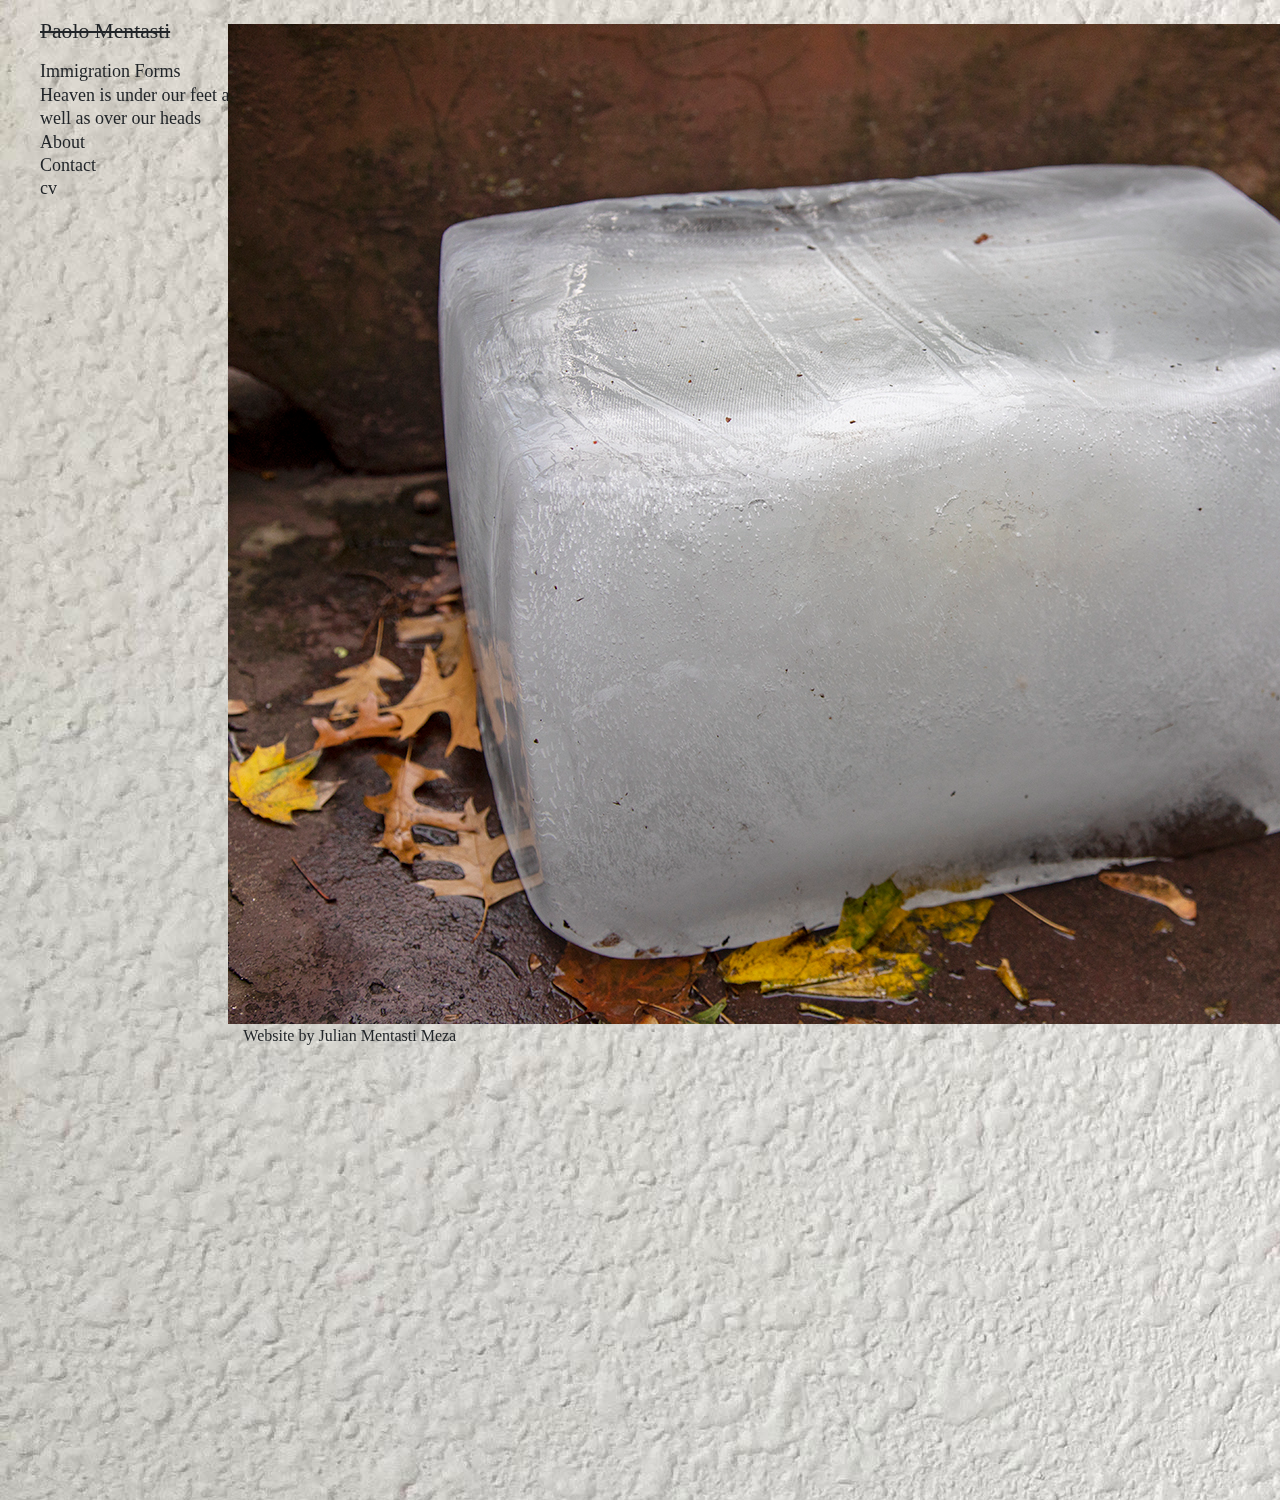
<file: index.html>
<!doctype html>
<html lang="en">
  <head>
    <!-- Required meta tags -->
    <meta charset="utf-8">
    <meta name="viewport" content="width=device-width, initial-scale=1, shrink-to-fit=no">

    <!-- Bootstrap CSS -->
    <link rel="stylesheet" href="https://stackpath.bootstrapcdn.com/bootstrap/4.4.1/css/bootstrap.min.css" integrity="sha384-Vkoo8x4CGsO3+Hhxv8T/Q5PaXtkKtu6ug5TOeNV6gBiFeWPGFN9MuhOf23Q9Ifjh" crossorigin="anonymous">

    <link rel="stylesheet" href="style.css" >

    <style>
     /* Set height of the grid so .sidenav can be 100% (adjust if needed) */
     .row.content {height: 1500px}
     /* Set gray background color and 100% height */
     .sidenav {
         /* background-color: #f1f1f1; */
         height: 100%;
     }
     /* Set black background color, white text and some padding */
     footer {
         /* background-color: #555; */
         color: white;
         padding: 15px;
     }
     /* On small screens, set height to 'auto' for sidenav and grid */
     @media screen and (max-width: 767px) {
         .sidenav {
             height: auto;
             padding: 15px;
         }
         .row.content {height: auto;}
     }

     body {
         background-color: white
     }
    </style>

    </style>
    <script type="text/javascript">
     if (screen.width <= 699) {
         document.location = "index_mobile.html";
     }
    </script>

    <script type="text/javascript">
     // place your images in this array
     var random_images_array = ['media/*.jpg'];
     function getRandomImage(imgAr, path) {
         path = path || 'images/'; // default path here
         var num = Math.floor( Math.random() * imgAr.length );
         var img = imgAr[ num ];
         var imgStr = '<img src="' + path + img + '" alt = "">';
         document.write(imgStr); document.close();
     }

    </script>

    <title>Paolo Mentasti</title>
    <!-- link to the favicon image -->
    <link rel="icon"
          type="image/png"
          href="resources/amphora.png">
  </head>
  <body>

<div class="container-fluid">
  <div class="row content">
      <!-- navbar start -->
    <div class="col-sm-2 sidenav">

        <div id="nav">
            <a id="navbartitle" href="index.html"><s>Paolo Mentasti</s></a>
            <p> </p>
            <p> </p>
            <ul>
                <li><a id="navb" href="immigration.html">Immigration Forms</a></li>
                <li><a id="navb" href="heaven.html">Heaven is under our feet as well as over our heads</a></li>
                <li><a id="navb" href="about.html">About</a></li>
                <li><a id="navb" href="contact.html">Contact</a></li>
                <li><a id="navb" href="cv.html">cv</a></li>
            </ul>
        </div>

    </div>
    <!-- navbar end -->

    <!-- body start -->

    <div class="col-sm-10">
      <br>
      <img src="ice/we have one enemy and that is ice 01.jpg">
      <br>
       <div class="col-sm-4">
      Website by <a id="navb" href="https://www.mentasti.net">Julian Mentasti Meza</a>
    </div>

    <!-- body end -->
</div>
</div>

    <!-- Optional JavaScript -->
    <!-- jQuery first, then Popper.js, then Bootstrap JS -->
    <script src="https://code.jquery.com/jquery-3.4.1.slim.min.js" integrity="sha384-J6qa4849blE2+poT4WnyKhv5vZF5SrPo0iEjwBvKU7imGFAV0wwj1yYfoRSJoZ+n" crossorigin="anonymous"></script>
    <script src="https://cdn.jsdelivr.net/npm/popper.js@1.16.0/dist/umd/popper.min.js" integrity="sha384-Q6E9RHvbIyZFJoft+2mJbHaEWldlvI9IOYy5n3zV9zzTtmI3UksdQRVvoxMfooAo" crossorigin="anonymous"></script>
    <script src="https://stackpath.bootstrapcdn.com/bootstrap/4.4.1/js/bootstrap.min.js" integrity="sha384-wfSDF2E50Y2D1uUdj0O3uMBJnjuUD4Ih7YwaYd1iqfktj0Uod8GCExl3Og8ifwB6" crossorigin="anonymous"></script>
  </body>
</html>
</file>
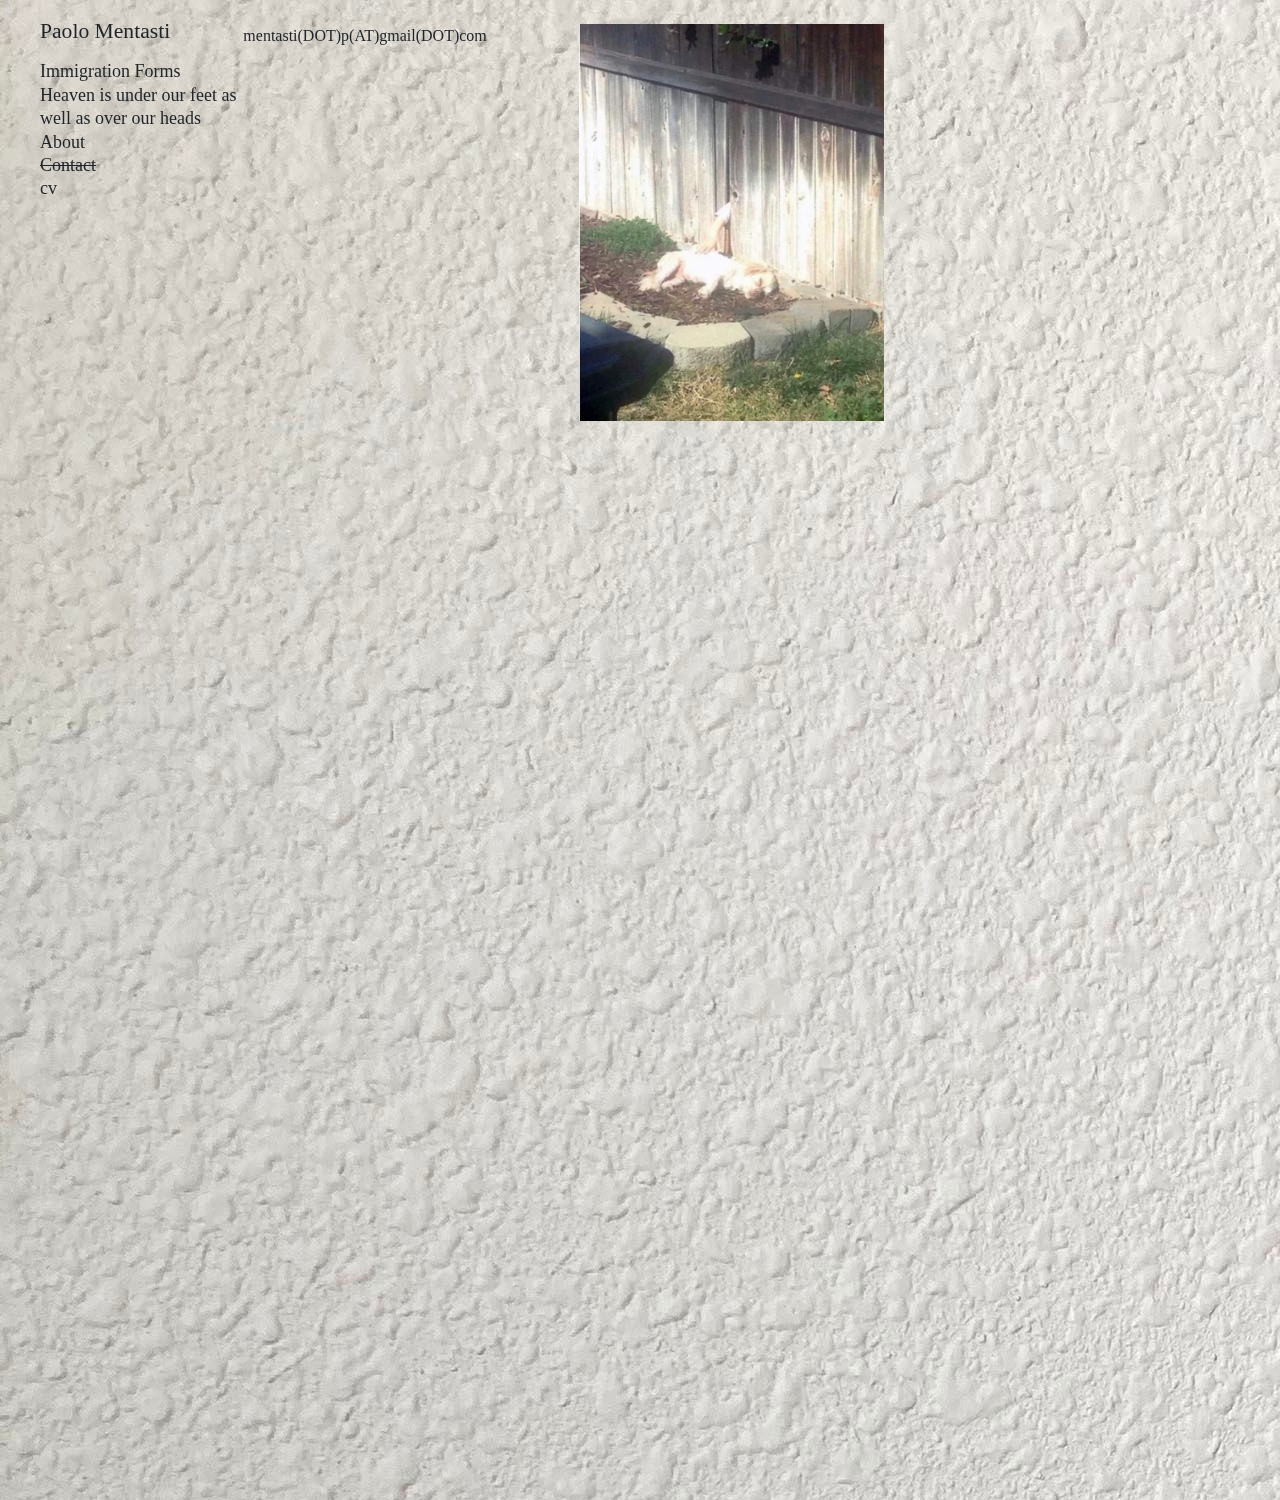
<file: contact.html>
<!doctype html>
<html lang="en">
  <head>
    <!-- Required meta tags -->
    <meta charset="utf-8">
    <meta name="viewport" content="width=device-width, initial-scale=1, shrink-to-fit=no">

    <!-- Bootstrap CSS -->
    <link rel="stylesheet" href="https://stackpath.bootstrapcdn.com/bootstrap/4.4.1/css/bootstrap.min.css" integrity="sha384-Vkoo8x4CGsO3+Hhxv8T/Q5PaXtkKtu6ug5TOeNV6gBiFeWPGFN9MuhOf23Q9Ifjh" crossorigin="anonymous">

    <link rel="stylesheet" href="style.css" >

    <style>
     /* Set height of the grid so .sidenav can be 100% (adjust if needed) */
     .row.content {height: 1500px}
     /* Set gray background color and 100% height */
     .sidenav {
         /* background-color: #f1f1f1; */
         height: 100%;
     }
     /* Set black background color, white text and some padding */
     footer {
         /* background-color: #555; */
         color: white;
         padding: 15px;
     }
     /* On small screens, set height to 'auto' for sidenav and grid */
     @media screen and (max-width: 767px) {
         .sidenav {
             height: auto;
             padding: 15px;
         }
         .row.content {height: auto;}
     }
    </style>

    <script type="text/javascript">
     if (screen.width <= 699) {
         document.location = "contact_mobile.html";
     }
    </script>

    <title>Paolo Mentasti</title>
    <!-- link to the favicon image -->
    <link rel="icon"
          type="image/png"
          href="resources/email_symbol.png">
  </head>
  <body>

<div class="container-fluid">
  <div class="row content">
      <!-- navbar start -->
    <div class="col-sm-2 sidenav">

        <div id="nav">
            <a id="navbartitle" href="index.html">Paolo Mentasti</a>
            <p> </p>
            <p> </p>
            <ul>
                <li><a id="navb" href="immigration.html">Immigration Forms</a></li>
                 <li><a id="navb" href="heaven.html">Heaven is under our feet as well as over our heads</a></li>
                <li><a id="navb" href="about.html">About</a></li>
                <li><a id="navb" href="contact.html"><s>Contact</s></a></li>
                <li><a id="navb" href="cv.html">cv</a></li>
            </ul>
        </div>

    </div>
    <!-- navbar end -->

    <!-- body start -->

    <div class="col-sm-10">
      <br>

      <div class="container-fluid row">
          <!-- left -->
          <div class="col-sm-4">
             
              mentasti(DOT)p(AT)gmail(DOT)com
              <br>
              <br>


          </div>

          <!-- right -->


              <br>

          <div class="col-sm-4">
              <img src="resources/handdog.jpg" style="width:100%">
          </div>
      </div>




    </div>

    <!-- body end -->
</div>
</div>

    <!-- Optional JavaScript -->
    <!-- jQuery first, then Popper.js, then Bootstrap JS -->
    <script src="https://code.jquery.com/jquery-3.4.1.slim.min.js" integrity="sha384-J6qa4849blE2+poT4WnyKhv5vZF5SrPo0iEjwBvKU7imGFAV0wwj1yYfoRSJoZ+n" crossorigin="anonymous"></script>
    <script src="https://cdn.jsdelivr.net/npm/popper.js@1.16.0/dist/umd/popper.min.js" integrity="sha384-Q6E9RHvbIyZFJoft+2mJbHaEWldlvI9IOYy5n3zV9zzTtmI3UksdQRVvoxMfooAo" crossorigin="anonymous"></script>
    <script src="https://stackpath.bootstrapcdn.com/bootstrap/4.4.1/js/bootstrap.min.js" integrity="sha384-wfSDF2E50Y2D1uUdj0O3uMBJnjuUD4Ih7YwaYd1iqfktj0Uod8GCExl3Og8ifwB6" crossorigin="anonymous"></script>
  </body>
</html>
</file>
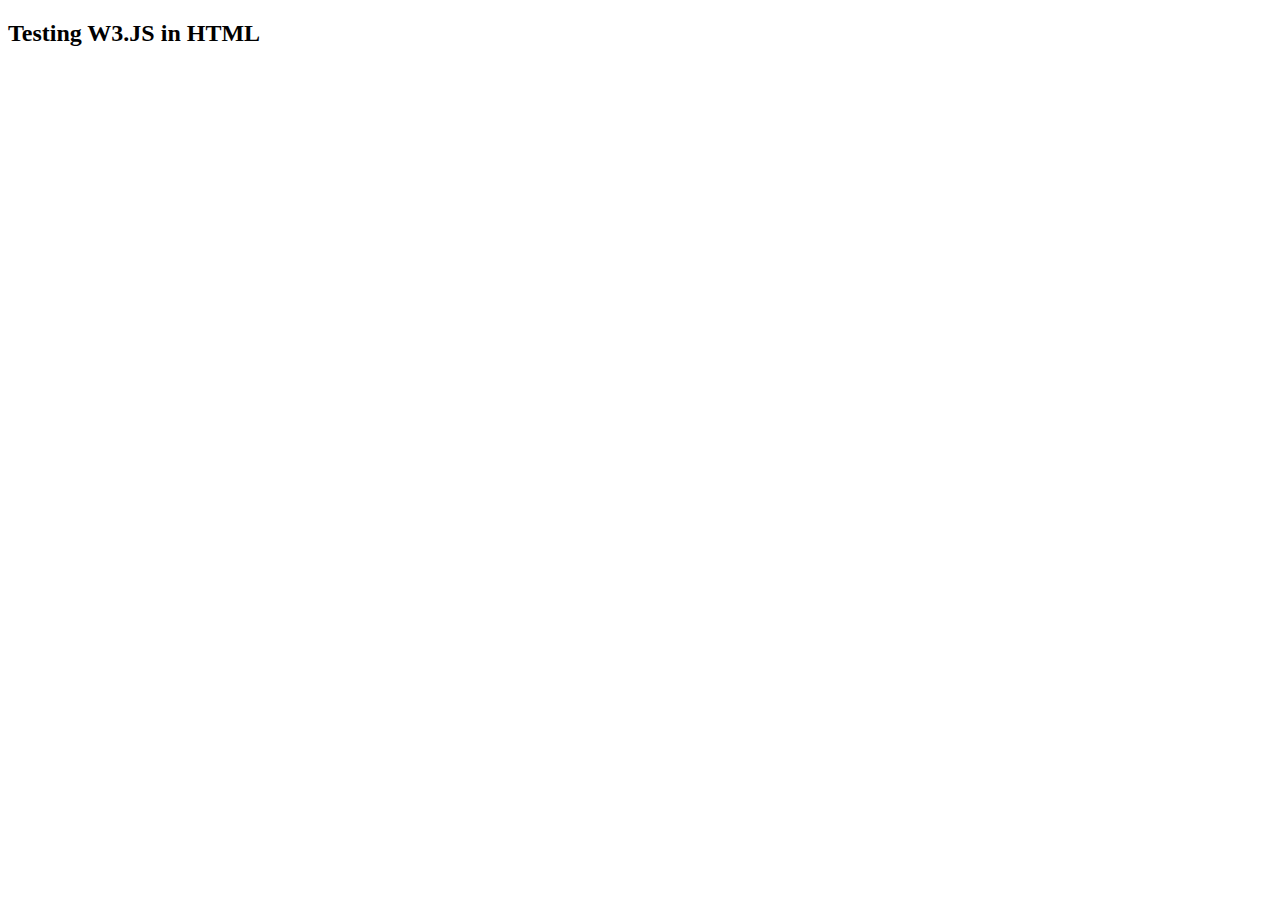
<file: example.html>
<!DOCTYPE html>
<html>
    <title>W3.JS</title>
    <script src="https://www.w3schools.com/lib/w3.js"></script>
    <body>

        <h2>Testing W3.JS in HTML</h2>

        <div w3-include-html="immigration.html"></div> 

        <script>
         w3.includeHTML();
        </script>

    </body>
</html>
</file>
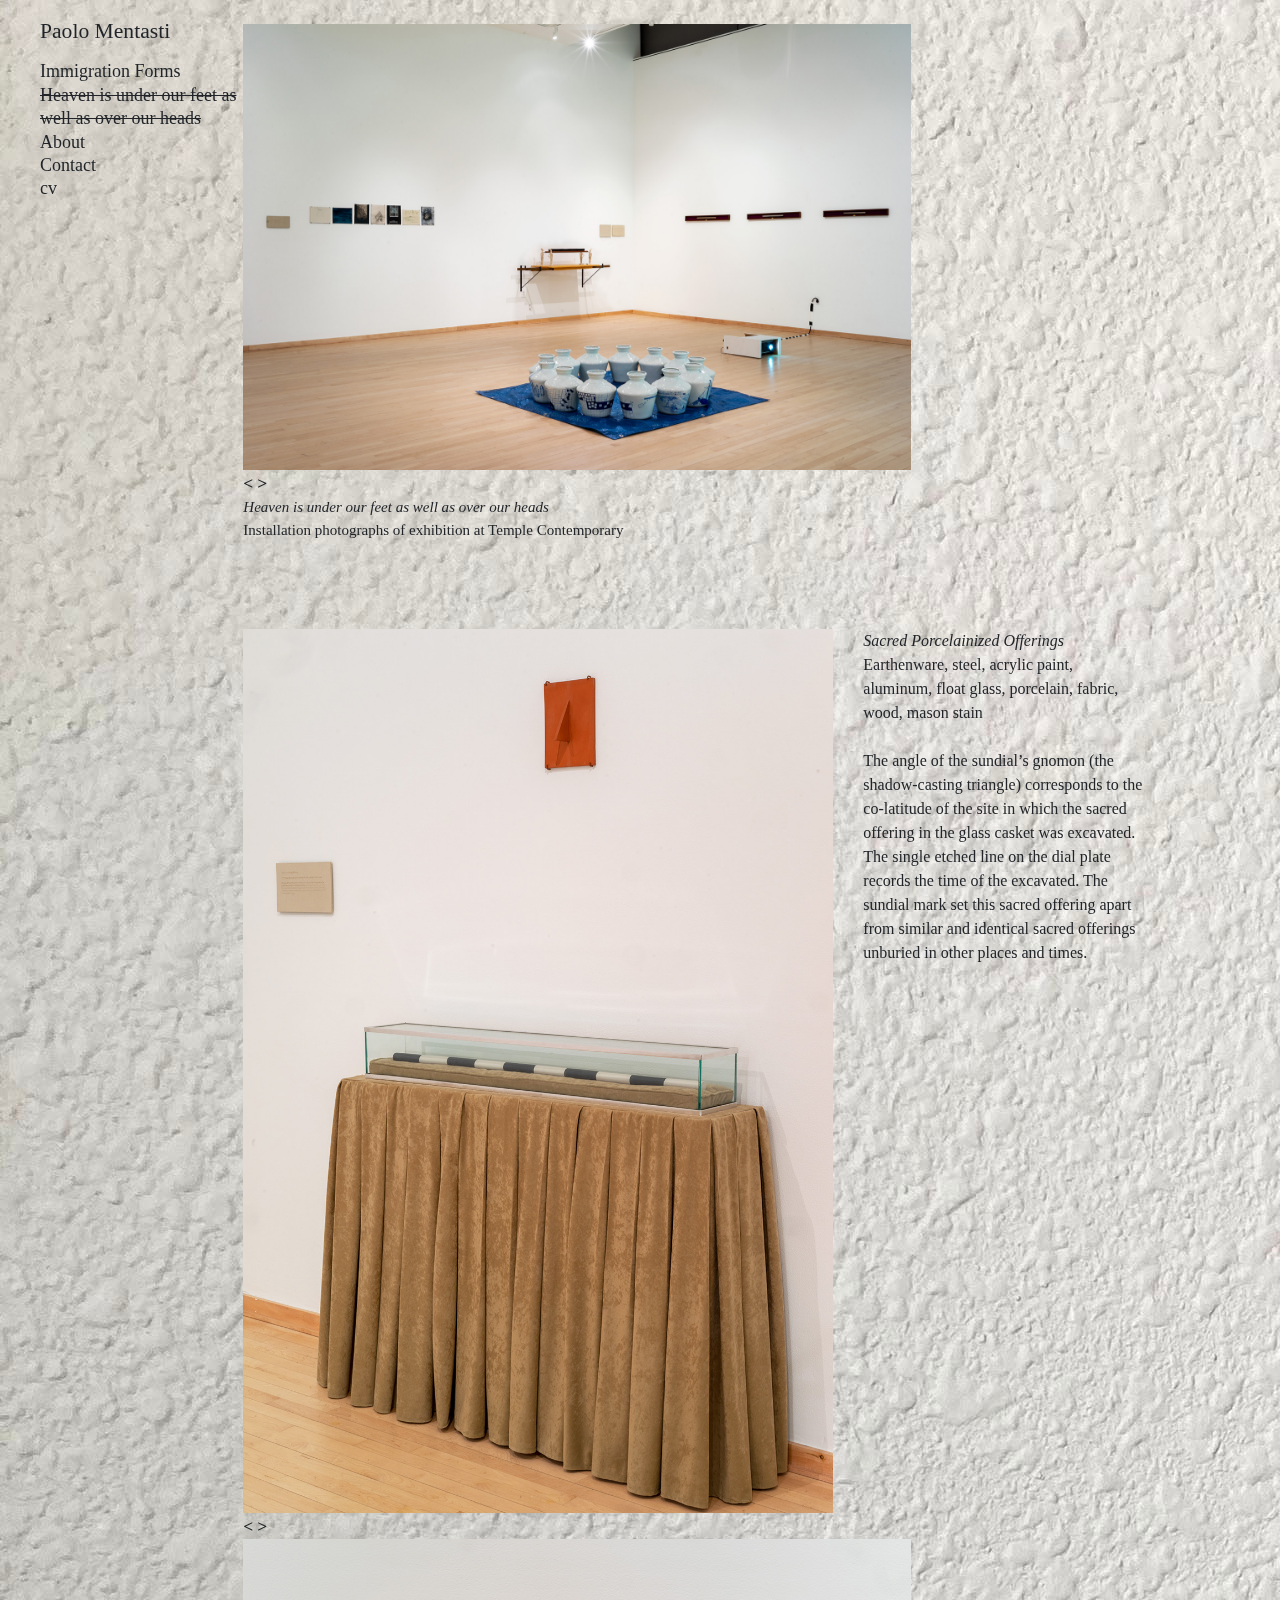
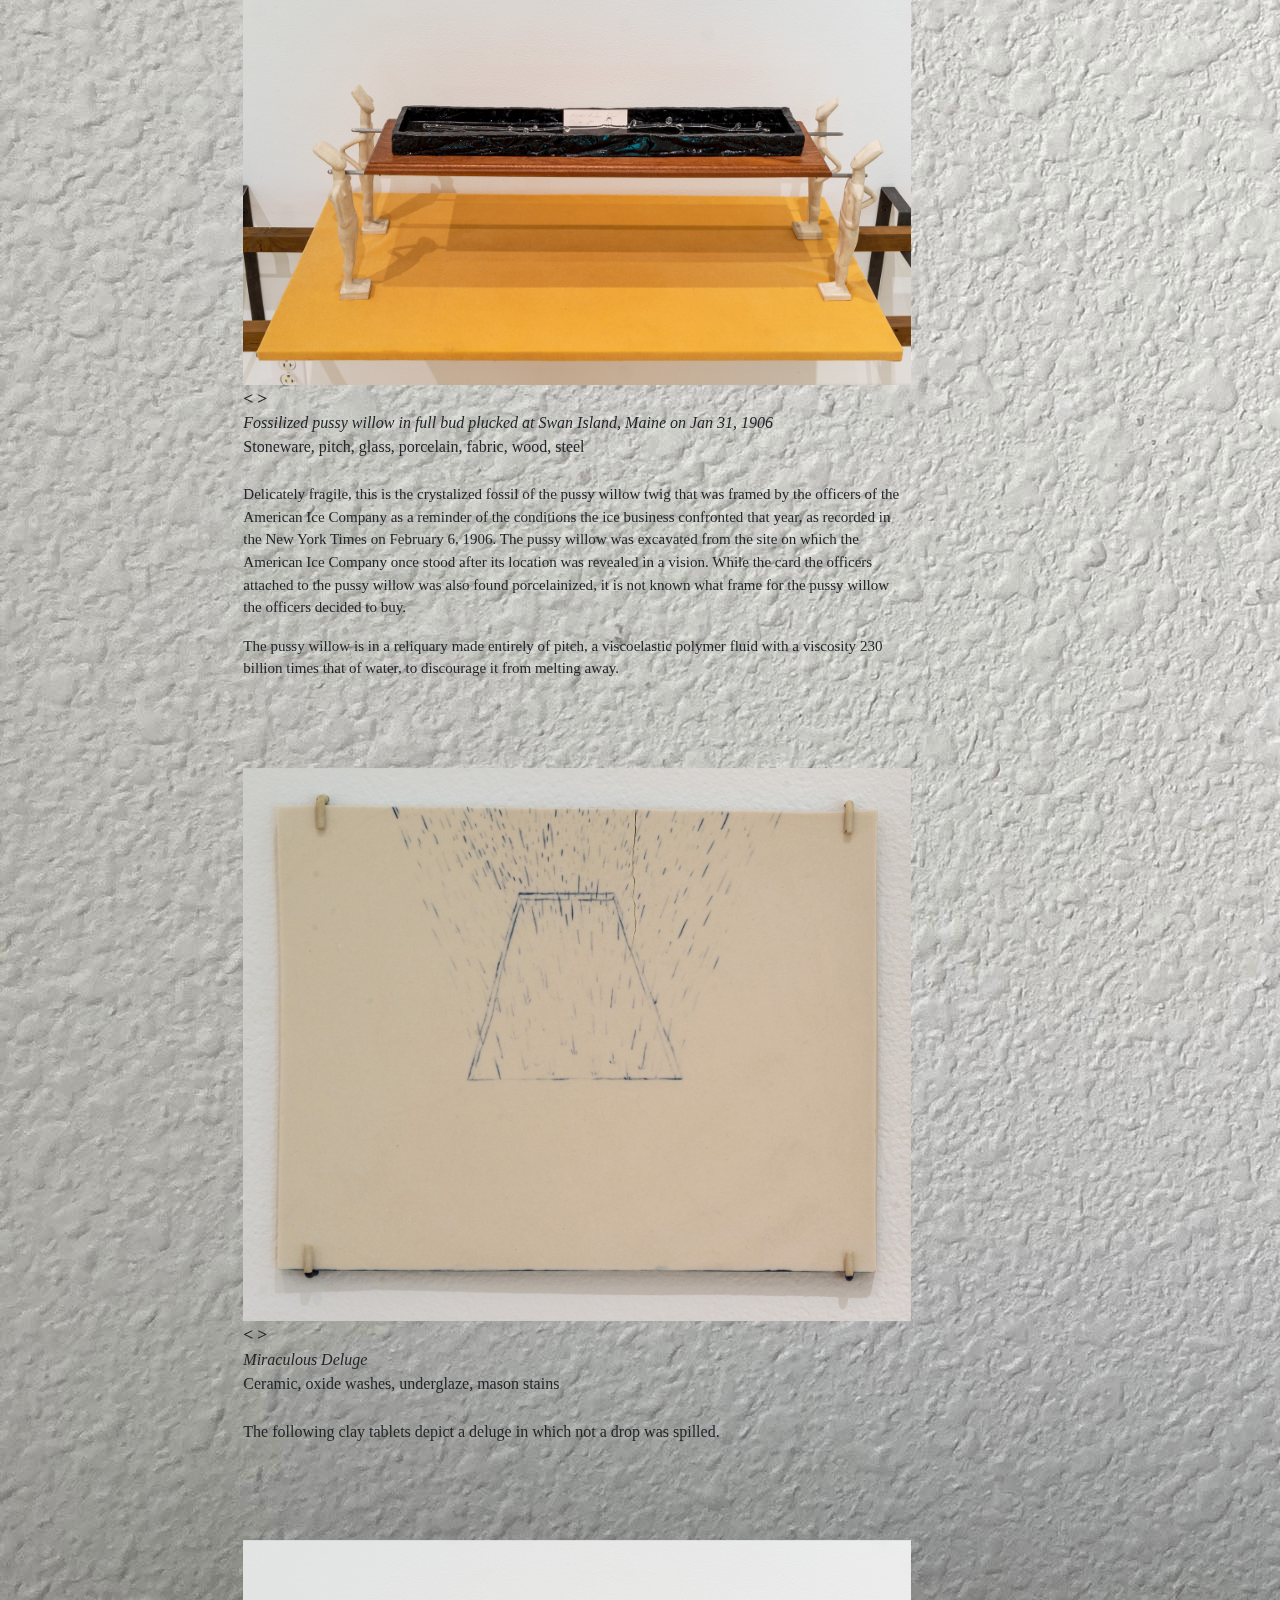
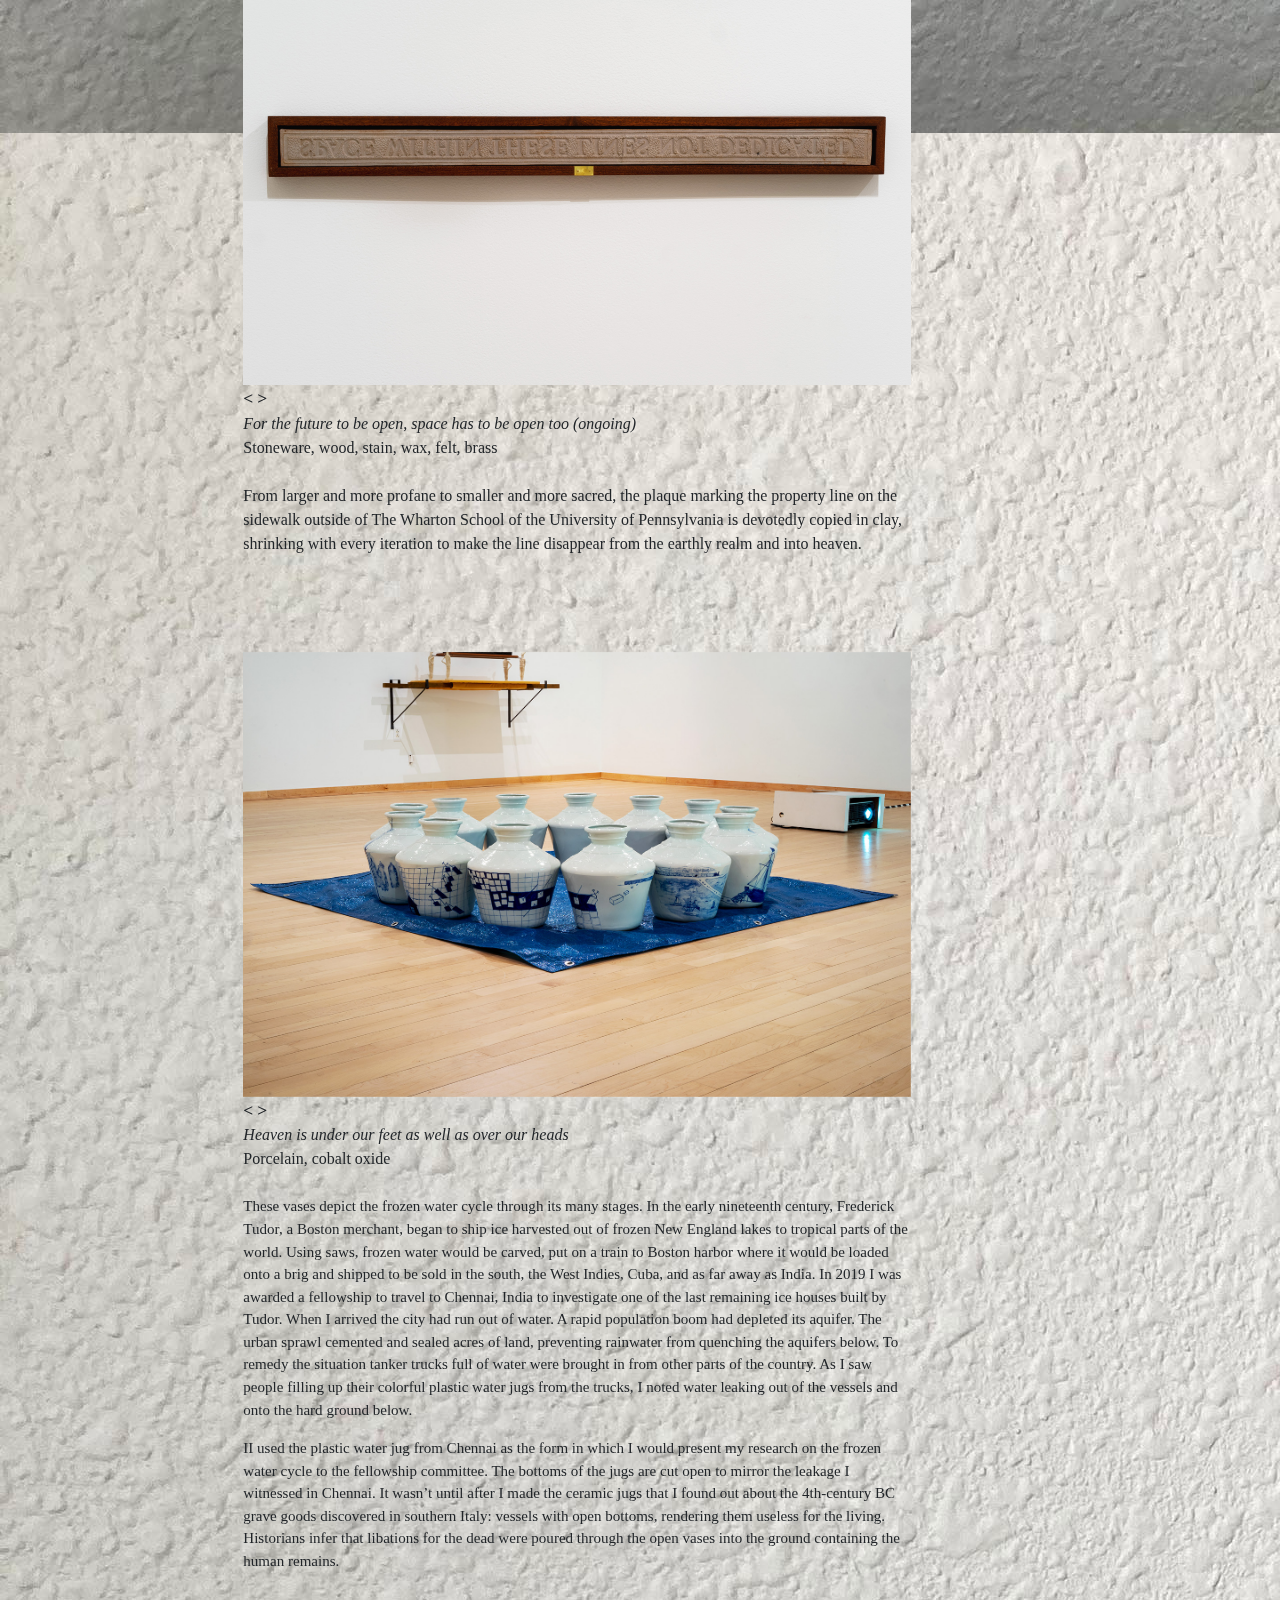
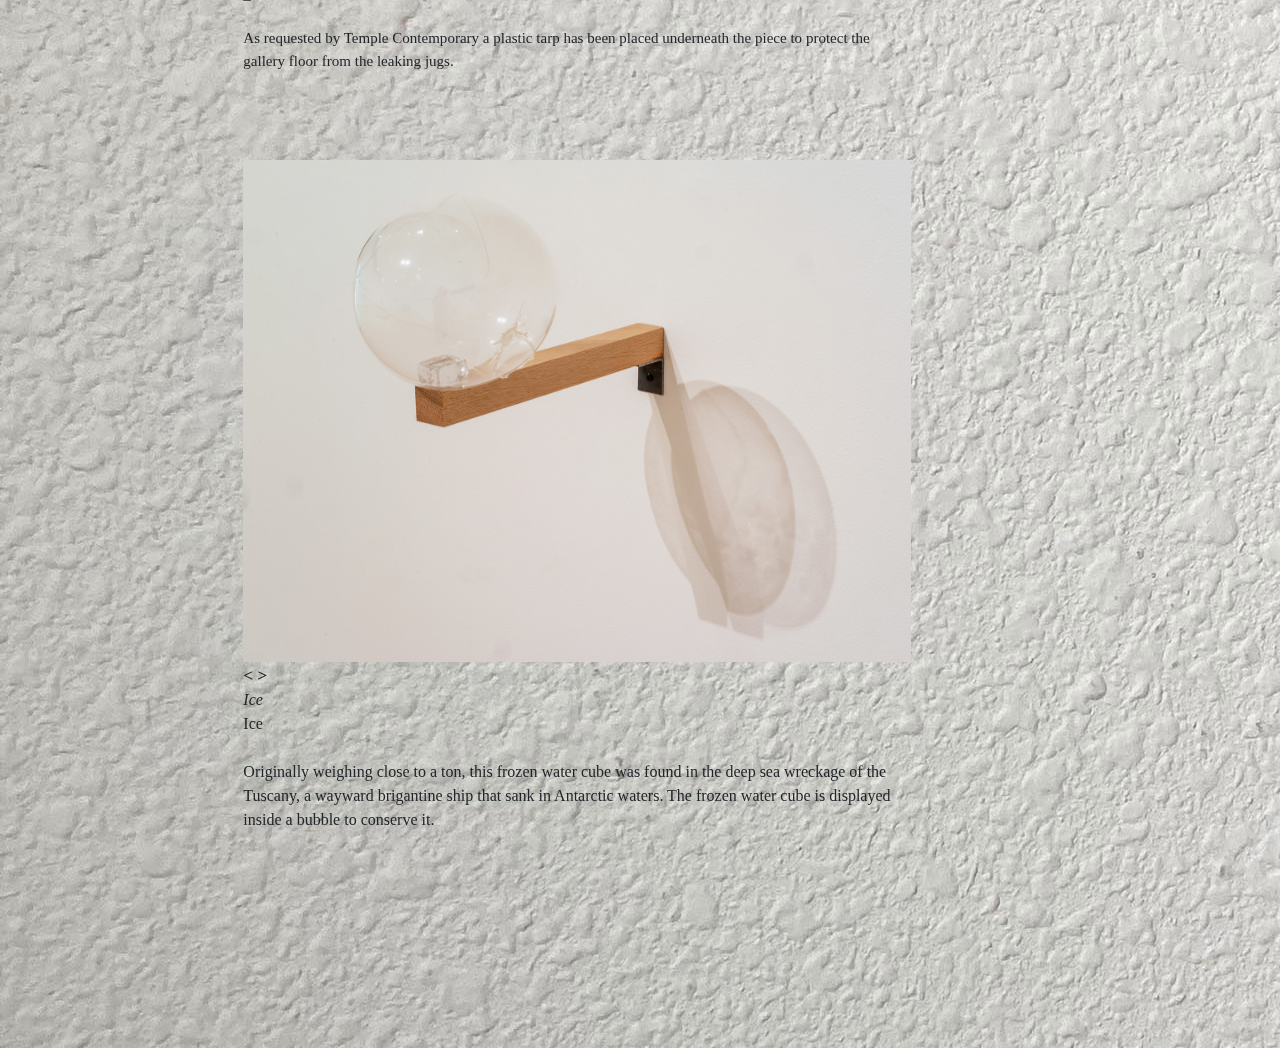
<file: heaven.html>
<!doctype html>
<html lang="en">
  <head>
    <!-- Required meta tags -->
    <meta charset="utf-8">
    <meta name="viewport" content="width=device-width, initial-scale=1, shrink-to-fit=no">

    <!-- Bootstrap CSS -->
    <link rel="stylesheet" href="https://stackpath.bootstrapcdn.com/bootstrap/4.4.1/css/bootstrap.min.css" integrity="sha384-Vkoo8x4CGsO3+Hhxv8T/Q5PaXtkKtu6ug5TOeNV6gBiFeWPGFN9MuhOf23Q9Ifjh" crossorigin="anonymous">

    <link rel="stylesheet" href="style.css" >

    <style>
     /* Set height of the grid so .sidenav can be 100% (adjust if needed) */
     /* .row.content {height: 3000px} */
     /* Set gray background color and 100% height */
     .sidenav {
         /* background-color: #c3b091; ; */
         height: 100%;
     }
     /* Set black background color, white text and some padding */
     footer {
         /* background-color: #555; */
         color: #c3b091;
         padding: 15px;
     }
     /* On small screens, set height to 'auto' for sidenav and grid */
     @media screen and (max-width: 767px) {
         .sidenav {
             height: auto;
             padding: 15px;
         }
         .row.content {height: auto;}
     }
     p {
         font-size: 94%;
     }
     a#buttonc {
         font-size: 110%;
         text-decoration:none;
         color: inherit;
     }
          body {
      
         background-image: url('resources/IMG-9677.jpg');
     }
     #module {
         font-size: 1rem;
         line-height: 1.5;
     }


     #module #collapseExample.collapse:not(.show) {
         display: block;
         height: 28rem;
         overflow: hidden;
     }

     #module #collapseExample.collapsing {

         height: 3rem;
     }

     #module a.collapsed::after {
         content: 'read more';
     }

     #module a:not(.collapsed)::after {
         content: 'read less';
}

    </style>
    <script type="text/javascript">
     if (screen.width <= 699) {
         document.location = "heaven_mobile.html";
     }
    </script>

    <title>Paolo Mentasti</title>
    <!-- link to the favicon image -->
    <link rel="icon"
          type="image/png"
          href="resources/amphora.png">
  </head>
  <body data-spy="scroll" data-target="#myScrollspy" data-offset="20">


<div class="container-fluid">
  <div class="row content">
      <!-- navbar start -->
    <div class="col-sm-2 sidenav" id="myScrollspy">
        <div id="nav">
            <a id="navbartitle" href="index.html">Paolo Mentasti </a>
            <p> </p>
            <p> </p>
            <ul>
                <li><a id="navb" href="immigration.html">Immigration Forms</a></li>
                <li><a id="navb" href="heaven.html"><s>Heaven is under our feet as well as over our heads</s></a></li>
                <li><a id="navb" href="about.html">About</a></li>
                <li><a id="navb" href="contact.html">Contact</a></li>
                <li><a id="navb" href="cv.html">cv</a></li>
            </ul>
        </div>
    </div>

    <!-- navbar end -->

    <!-- body start -->
    <script src="https://ajax.googleapis.com/ajax/libs/jquery/2.1.1/jquery.min.js"></script>
    <script>
     $(function(){
         var $curParent, Content;
         $(document).delegate("span","click", function(){
             if($(this).closest("s").length) {
                 /* it works :/ */
                 /* Content = $(this).parent("s").html();
                  * $curParent = $(this).closest("s");
                  * $(Content).insertAfter($curParent);
                  * $(this).closest("s").remove(); */
             }
             else {
                 $(this).wrapAll("<s />");
             }
         });
     });
    </script>

    <div class="col-sm-9">
      <br>

      <!-- row one start -->
      <div class="container-fluid">
          <div class="row">

                <div id="car1" class="carousel slide col-sm-9" data-interval="false" >

                    <!-- The slideshow -->
                    <div class="carousel-inner">
                        <div class="carousel-item active">
                            <img src="media2/install/install1.jpg" style="width:100%">
                        </div>
                        <div class="carousel-item">
                            <img src="media2/install/install2.jpg" style="width:100%">
                        </div>
                        <div class="carousel-item">
                            <img src="media2/install/install3.jpg" style="width:100%">
                        </div>
                        <div class="carousel-item">
                            <img src="media2/install/install4.jpg" style="width:100%">
                        </div>
                        <div class="carousel-item">
                            <img src="media2/install/install5.jpg" style="width:100%">
                        </div>
                        <div class="carousel-item">
                            <img src="media2/install/install6.jpg" style="width:100%">
                        </div>
                        <div class="carousel-item">
                            <img src="media2/install/install7.jpg" style="width:100%">
                        </div>
                    </div>

                    <!-- Left and right controls -->
                    <a id="buttonc" href="#car1" data-slide="prev"><b><</b></a>
                    <a id="buttonc" href="#car1" data-slide="next"><b>></b></a>

                </div>


              <div class="col-sm-9">
                  <p><i>Heaven is under our feet as well as over our heads</i>
                  <br>Installation photographs of exhibition at Temple Contemporary</p><br><br><br>

              </div>
          </div>
      </div>
      <!-- row one end -->

      <!-- row two start -->
      <div class="container-fluid">
          <div class="row">

              <div id="car2" class="carousel slide col-sm-8" data-interval="false">

                    <!-- The slideshow -->
                    <div class="carousel-inner">
                        <div class="carousel-item active">
                            <img src="media2/pole/PorcelainizedSacredOfferings1.jpg" style="width:100%">
                        </div>
                        <div class="carousel-item">
                            <img src="media2/pole/PorcelainizedSacredOfferings2.jpg" style="width:100%">
                        </div>
                        <div class="carousel-item">
                            <img src="media2/pole/PorcelainizedSacredOfferings3.jpg" style="width:100%">
                        </div>
                        <div class="carousel-item">
                            <img src="media2/pole/PorcelainizedSacredOfferings4.jpg" style="width:100%">
                        </div>                       
                    </div>

                    <!-- Left and right controls -->
                    <a id="buttonc" href="#car2" data-slide="prev"><b><</b></a>
                    <a id="buttonc" href="#car2" data-slide="next"><b>></b></a>

                </div>


              <div class="col-sm-4">
                 <i>Sacred Porcelainized Offerings</i>
               <br>
               Earthenware, steel, acrylic paint, aluminum, float glass, porcelain, fabric, wood, mason stain
               <br>
               <br>
              The angle of the sundial’s gnomon (the shadow-casting triangle) corresponds to the co-latitude of the site in which the sacred offering in the glass casket was excavated. The single etched line on the dial plate records the time of the excavated. The sundial mark set this sacred offering apart from similar and identical sacred offerings unburied in other places and times.
               <br>
               <br><br><br><br><br><br><br>

              </div>
          </div>
      </div>
      <!-- row two end --> 

      <!-- row three start -->
      <div class="container-fluid">
          <div class="row">

              <div id="car3" class="carousel slide col-sm-9" data-interval="false">

                    <!-- The slideshow -->
                    <div class="carousel-inner">
                        <div class="carousel-item active">
                        <img src="media2/pussywillow/Fossilizedpussywillow1.jpg" style="width:100%">
                        </div>
                        <div class="carousel-item">
                            <img src="media2/pussywillow/Fossilizedpussywillow2.jpg" style="width:100%">
                        </div>
                        <div class="carousel-item">
                            <img src="media2/pussywillow/Fossilizedpussywillow3.jpg" style="width:100%">
                        </div>
                        <div class="carousel-item">
                            <img src="media2/pussywillow/Fossilizedpussywillow4.jpg" style="width:100%">
                        </div>
                        <div class="carousel-item">
                            <img src="media2/pussywillow/Fossilizedpussywillow5.jpg" style="width:100%">
                        </div>
                        <div class="carousel-item">
                            <img src="media2/pussywillow/Fossilizedpussywillow6.jpg" style="width:100%">
                        </div>
                    </div>

                    <!-- Left and right controls -->
                    <a id="buttonc" href="#car3" data-slide="prev"><b><</b></a>
                    <a id="buttonc" href="#car3" data-slide="next"><b>></b></a>

                </div>


              <div class="col-sm-9">
                 <i>Fossilized pussy willow in full bud plucked at Swan Island, Maine on Jan 31, 1906</i>
               <br>
               Stoneware, pitch, glass, porcelain, fabric, wood, steel
               <br>
               <br>
               <p aria-expanded="false">Delicately fragile, this is the crystalized fossil of the pussy willow twig that was framed by the officers of the American Ice Company as a reminder of the conditions the ice business confronted that year, as recorded in the New York Times on February 6, 1906. The pussy willow was excavated from the site on which the American Ice Company once stood after its location was revealed in a vision. While the card the officers attached to the pussy willow was also found porcelainized, it is not known what frame for the pussy willow the officers decided to buy.</p>
               <p aria-expanded="false">The pussy willow is in a reliquary made entirely of pitch, a viscoelastic polymer fluid with a viscosity 230 billion times that of water, to discourage it from melting away.</p>
               <br><br><br>

                
              </div>
          </div>
      </div>
      <!-- row three end -->

      

      <!-- row four start -->
      <div class="container-fluid">
          <div class="row">

              <div id="car4" class="carousel slide col-sm-9" data-interval="false">

                    <!-- The slideshow -->
                    <div class="carousel-inner">
                        <div class="carousel-item active">
                            <img src="media2/deluge drawings/deluge1.jpg" style="width:100%">
                        </div>
                        <div class="carousel-item">
                            <img src="media2/deluge drawings/deluge2.jpg" style="width:100%">
                        </div>
                        <div class="carousel-item">
                            <img src="media2/deluge drawings/deluge3.jpg" style="width:100%">
                        </div>
                        <div class="carousel-item">
                            <img src="media2/deluge drawings/deluge4.jpg" style="width:100%">
                        </div>
                        <div class="carousel-item">
                            <img src="media2/deluge drawings/deluge5.jpg" style="width:100%">
                        </div>
                        <div class="carousel-item">
                            <img src="media2/deluge drawings/deluge6.jpg" style="width:100%">
                        </div>
                        <div class="carousel-item">
                            <img src="media2/deluge drawings/deluge7.jpg" style="width:100%">
                        </div>
                        <div class="carousel-item">
                            <img src="media2/deluge drawings/deluge8.jpg" style="width:100%">
                        </div>
                        <div class="carousel-item">
                            <img src="media2/deluge drawings/deluge9.jpg" style="width:100%">
                        </div>
                    </div>

                    <!-- Left and right controls -->
                    <a id="buttonc" href="#car4" data-slide="prev"><b><</b></a>
                    <a id="buttonc" href="#car4" data-slide="next"><b>></b></a>

                </div>


              <div class="col-sm-9">
                  <i>Miraculous Deluge</i>
               <br>
               Ceramic, oxide washes, underglaze, mason stains
               <br>
               <br>
               The following clay tablets depict a deluge in which not a drop was spilled.
               <br><br><br><br><br>
              </div>
          </div>
      </div>
      <!-- row four end -->

      <!-- row five start -->
      <div class="container-fluid">
          <div class="row">

              <div id="car5" class="carousel slide col-sm-9" data-interval="false">

                    <!-- The slideshow -->
                    <div class="carousel-inner">
                        <div class="carousel-item active">
                            <img src="media2/space plaque 2/1.jpg" style="width:100%">
                        </div>
                        <div class="carousel-item">
                            <img src="media2/space plaque 2/2.jpg" style="width:100%">
                        </div>
                        <div class="carousel-item">
                            <img src="media2/space plaque 2/3.jpg" style="width:100%">
                        </div>
                        <div class="carousel-item">
                            <img src="media2/space plaque 2/4.jpg" style="width:100%">
                        </div>
                        <div class="carousel-item">
                            <img src="media2/space plaque 2/5.jpg" style="width:100%">
                        </div>
                        <div class="carousel-item">
                            <img src="media2/space plaque 2/6.jpg" style="width:100%">
                        </div>
                        <div class="carousel-item">
                            <img src="media2/space plaque 2/7.jpg" style="width:100%">
                        </div>
                        <div class="carousel-item">
                            <img src="media2/space plaque 2/8.jpg" style="width:100%">
                        </div>
                        <div class="carousel-item">
                            <img src="media2/space plaque 2/9.jpg" style="width:100%">
                        </div>
                        <div class="carousel-item">
                            <img src="media2/space plaque 2/10.jpg" style="width:100%">
                        </div>
                        <div class="carousel-item">
                            <img src="media2/space plaque 2/11.jpg" style="width:100%">
                        </div>
                        <div class="carousel-item">
                            <img src="media2/space plaque 2/12.jpg" style="width:100%">
                        </div>
                    </div>

                    <!-- Left and right controls -->
                    <a id="buttonc" href="#car5" data-slide="prev"><b><</b></a>
                    <a id="buttonc" href="#car5" data-slide="next"><b>></b></a>

                </div>


              <div class="col-sm-9">
                  <i>For the future to be open, space has to be open too (ongoing)</i>
               <br>
               Stoneware, wood, stain, wax, felt, brass
               <br>
               <br>
                From larger and more profane to smaller and more sacred, the plaque marking the property line on the sidewalk outside of The Wharton School of the University of Pennsylvania is devotedly copied in clay, shrinking with every iteration to make the line disappear from the earthly realm and into heaven.
                <br><br><br><br><br>


              </div>
          </div>
      </div>
      <!-- row five end -->
 
      <!-- row six start -->
      <div class="container-fluid">
          <div class="row">

              <div id="car6" class="carousel slide col-sm-9" data-interval="false">

                    <!-- The slideshow -->
                    <div class="carousel-inner">
                        <div class="carousel-item active">
                            <img src="media2/vases/heaven1.jpg" style="width:100%">
                        </div>
                        <div class="carousel-item">
                            <img src="media2/vases/heaven2.jpg" style="width:100%">
                        </div>
                        <div class="carousel-item">
                            <img src="media2/vases/heaven3.jpg" style="width:100%">
                        </div>
                        <div class="carousel-item">
                            <img src="media2/vases/heaven4.jpg" style="width:100%">
                        </div>
                        <div class="carousel-item">
                            <img src="media2/vases/heaven5.jpg" style="width:100%">
                        </div>
                        <div class="carousel-item">
                            <img src="media2/vases/heaven6.jpg" style="width:100%">
                        </div>
                        <div class="carousel-item">
                            <img src="media2/vases/heaven7.jpg" style="width:100%">
                        </div>
                    </div>

                    <!-- Left and right controls -->
                    <a id="buttonc" href="#car6" data-slide="prev"><b><</b></a>
                    <a id="buttonc" href="#car6" data-slide="next"><b>></b></a>

                </div>


              <div class="col-sm-9">
               <i>Heaven is under our feet as well as over our heads</i>
               <br>
               Porcelain, cobalt oxide
               <br>
               <br>
               <p aria-expanded="false">These vases depict the frozen water cycle through its many stages. In the early nineteenth century, Frederick Tudor, a Boston merchant, began to ship ice harvested out of frozen New England lakes to tropical parts of the world. Using saws, frozen water would be carved, put on a train to Boston harbor where it would be loaded onto a brig and shipped to be sold in the south, the West Indies, Cuba, and as far away as India. In 2019 I was awarded a fellowship to travel to Chennai, India to investigate one of the last remaining ice houses built by Tudor. When I arrived the city had run out of water. A rapid population boom had depleted its aquifer. The urban sprawl cemented and sealed acres of land, preventing rainwater from quenching the aquifers below. To remedy the situation tanker trucks full of water were brought in from other parts of the country. As I saw people filling up their colorful plastic water jugs from the trucks, I noted water leaking out of the vessels and onto the hard ground below. </p>
               <p aria-expanded="false">II used the plastic water jug from Chennai as the form in which I would present my research on the frozen water cycle to the fellowship committee. The bottoms of the jugs are cut open to mirror the leakage I witnessed in Chennai. It wasn’t until after I made the ceramic jugs that I found out about the 4th-century BC grave goods discovered in southern Italy: vessels with open bottoms, rendering them useless for the living. Historians infer that libations for the dead were poured through the open vases into the ground containing the human remains.</p>
               <p aria-expanded="false">–</p><p aria-expanded="false">As requested by Temple Contemporary a plastic tarp has been placed underneath the piece to protect the gallery floor from the leaking jugs.</p><br><br><br>
              </div>
          </div>
      </div>
      <!-- row six end -->

      <!-- row seven start -->
      <div class="container-fluid">
          <div class="row">

              <div id="car7" class="carousel slide col-sm-9" data-interval="false">

                    <!-- The slideshow -->
                    <div class="carousel-inner">
                        <div class="carousel-item active">
                            <img src="media2/ice/ice1.jpg" style="width:100%">
                        </div>
                        <div class="carousel-item">
                            <img src="media2/ice/ice2.jpg" style="width:100%">
                        </div>
                        <div class="carousel-item">
                            <img src="media2/ice/ice3.jpg" style="width:100%">
                        </div>
                        <div class="carousel-item">
                            <img src="media2/ice/ice4.jpg" style="width:100%">
                        </div>
                    </div>

                    <!-- Left and right controls -->
                    <a id="buttonc" href="#car7" data-slide="prev"><b><</b></a>
                    <a id="buttonc" href="#car7" data-slide="next"><b>></b></a>

                </div>


              <div class="col-sm-9">
               <i>Ice</i>
               <br>
                Ice
               <br>
               <br>
               Originally weighing close to a ton, this frozen water cube was found in the deep sea wreckage of the Tuscany, a wayward brigantine ship that sank in Antarctic waters. The frozen water cube is displayed inside a bubble to conserve it.
               <br><br><br><br><br><br><br><br><br><br>


              </div>
          </div>
      </div>
      <!-- row seven end -->

      



    </div>

    <!-- body end -->
</div>
</div>

    <!-- Optional JavaScript -->
    <!-- jQuery first, then Popper.js, then Bootstrap JS -->
    <script src="https://code.jquery.com/jquery-3.4.1.slim.min.js" integrity="sha384-J6qa4849blE2+poT4WnyKhv5vZF5SrPo0iEjwBvKU7imGFAV0wwj1yYfoRSJoZ+n" crossorigin="anonymous"></script>
    <script src="https://cdn.jsdelivr.net/npm/popper.js@1.16.0/dist/umd/popper.min.js" integrity="sha384-Q6E9RHvbIyZFJoft+2mJbHaEWldlvI9IOYy5n3zV9zzTtmI3UksdQRVvoxMfooAo" crossorigin="anonymous"></script>
    <script src="https://stackpath.bootstrapcdn.com/bootstrap/4.4.1/js/bootstrap.min.js" integrity="sha384-wfSDF2E50Y2D1uUdj0O3uMBJnjuUD4Ih7YwaYd1iqfktj0Uod8GCExl3Og8ifwB6" crossorigin="anonymous"></script>
  </body>
</html>
</file>
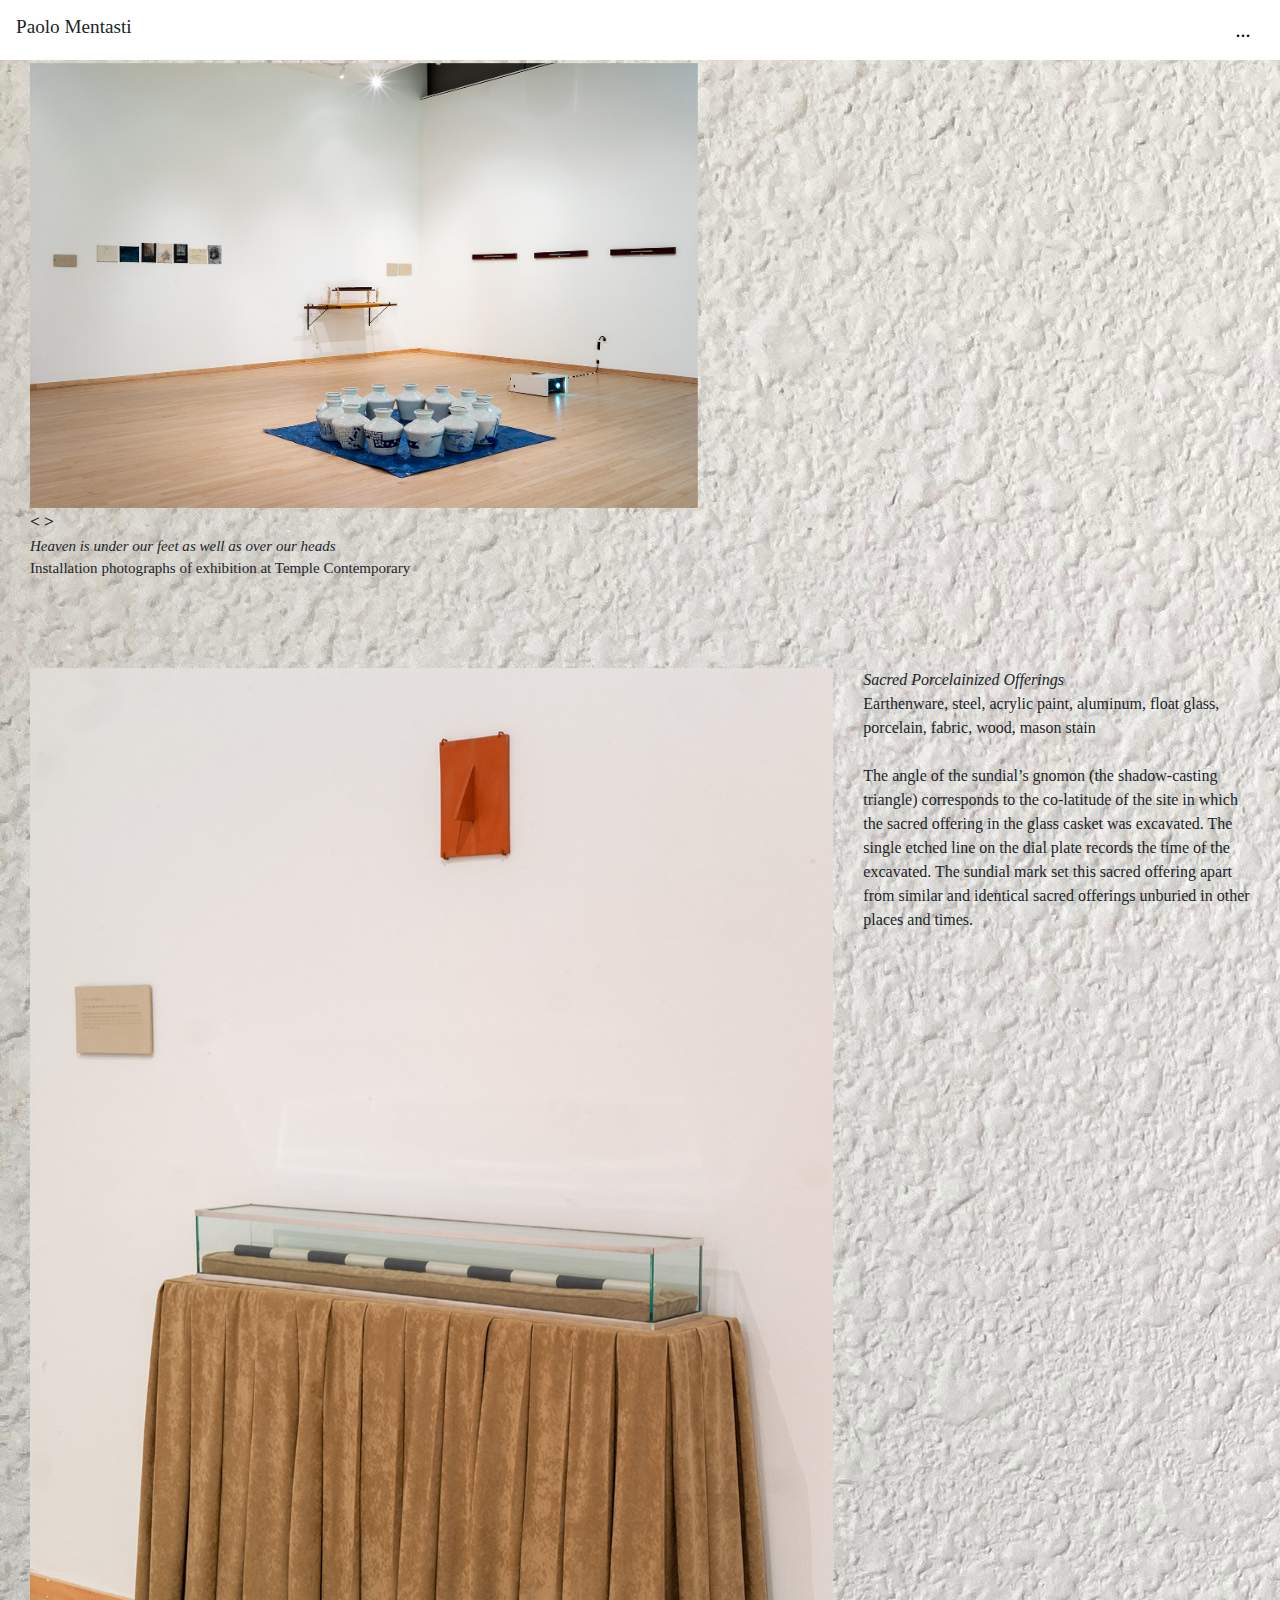
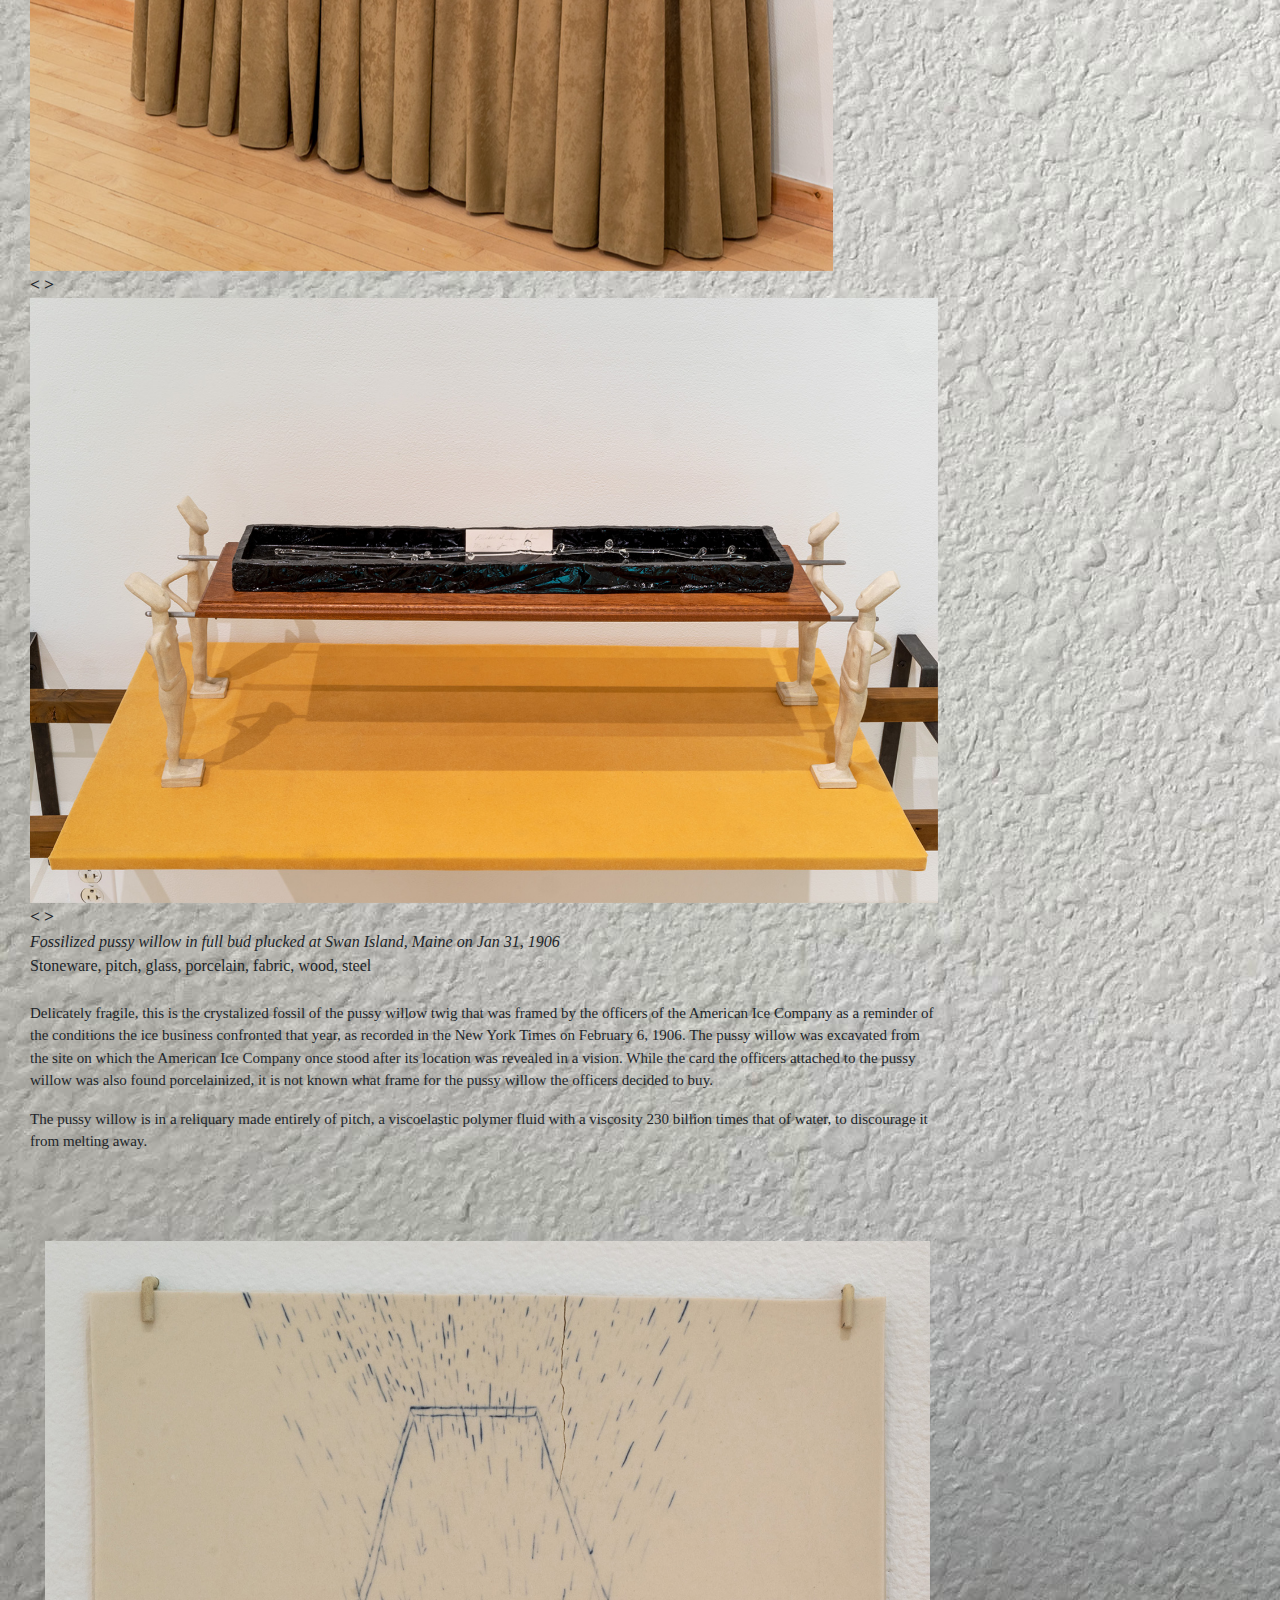
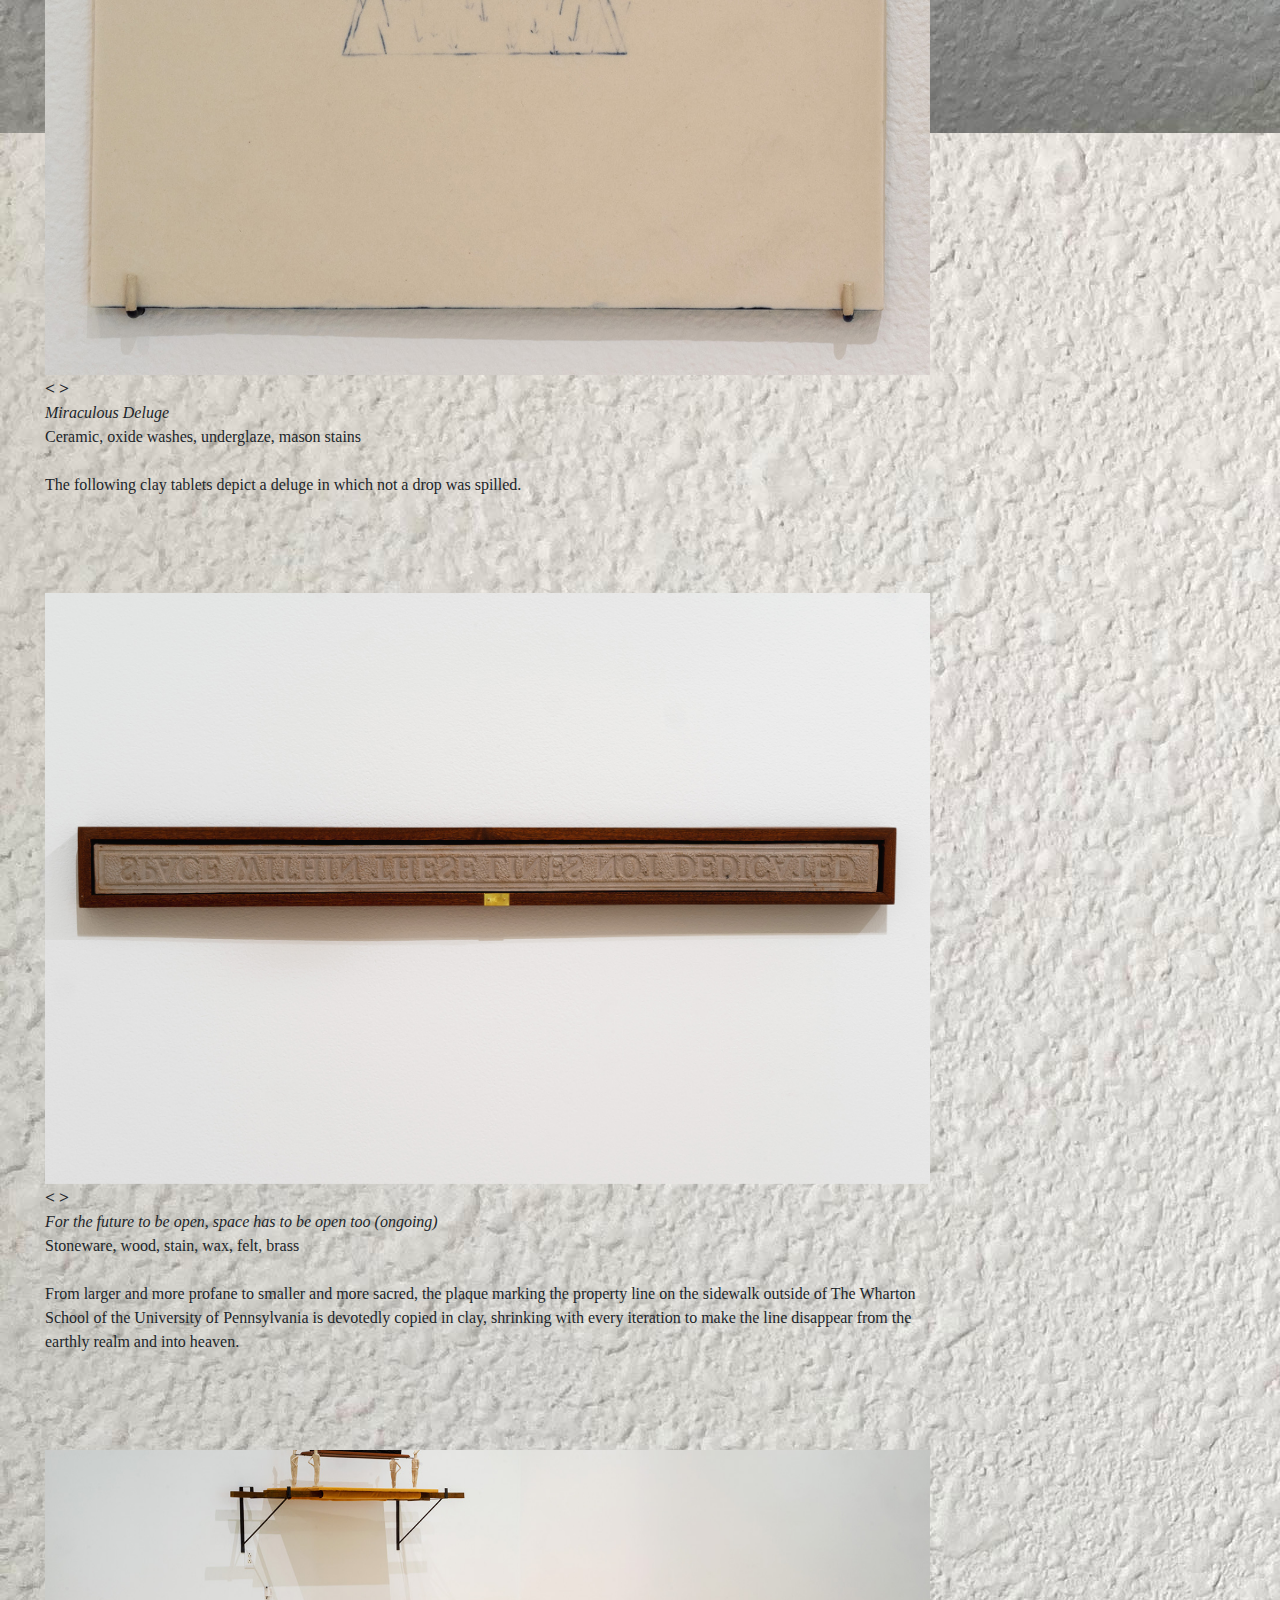
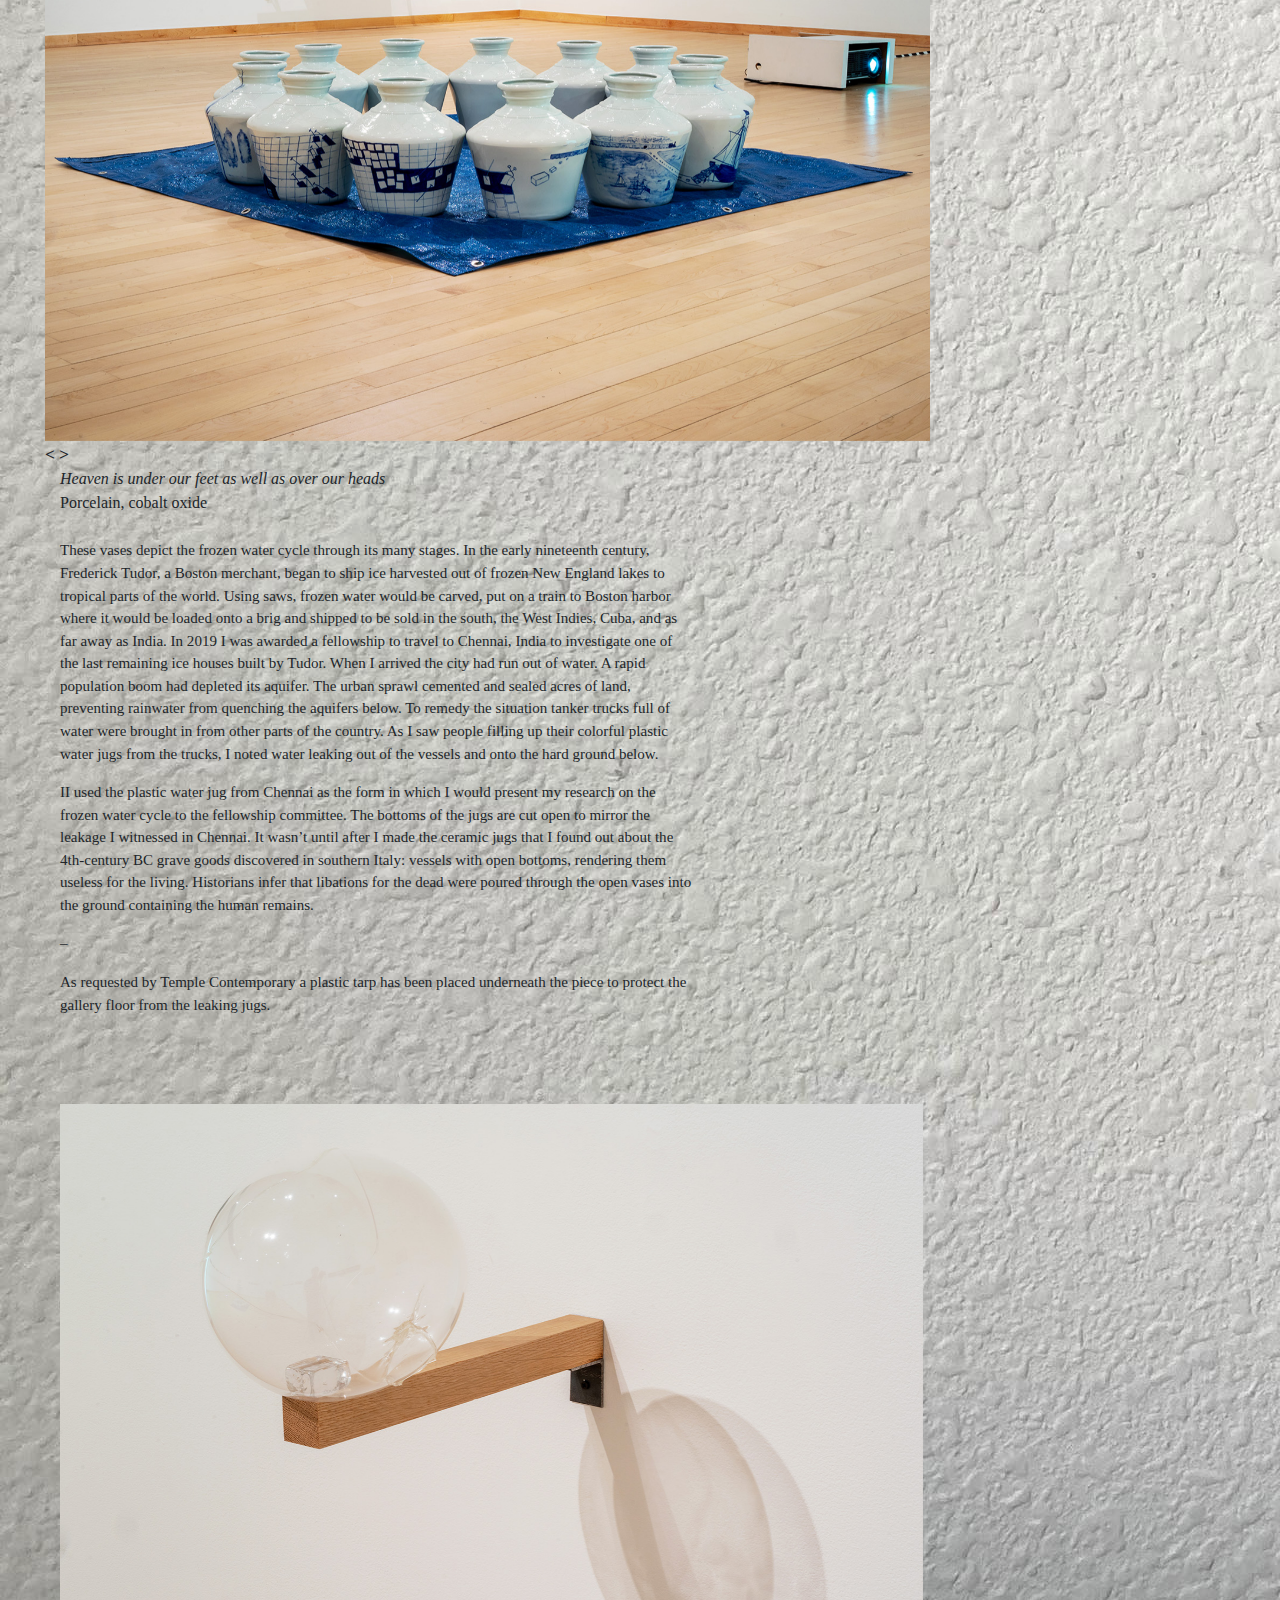
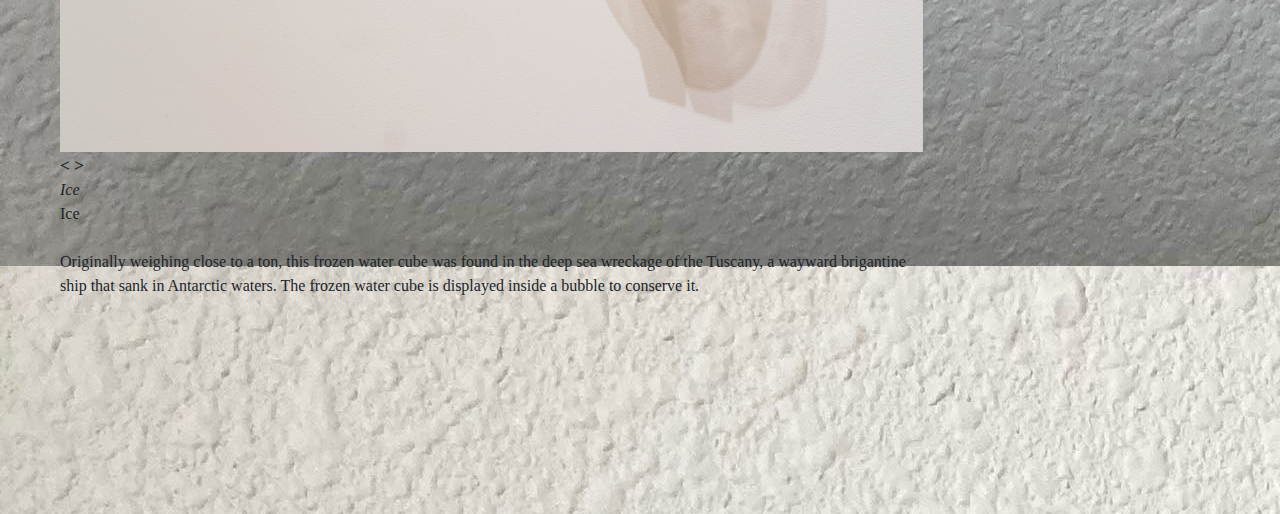
<file: heaven_mobile.html>
<!doctype html>
<html lang="en">
  <head>
    <!-- Required meta tags -->
    <meta charset="utf-8">
    <meta name="viewport" content="width=device-width, initial-scale=1, shrink-to-fit=no">

    <!-- Bootstrap CSS -->
    <link rel="stylesheet" href="https://stackpath.bootstrapcdn.com/bootstrap/4.4.1/css/bootstrap.min.css" integrity="sha384-Vkoo8x4CGsO3+Hhxv8T/Q5PaXtkKtu6ug5TOeNV6gBiFeWPGFN9MuhOf23Q9Ifjh" crossorigin="anonymous">

    <link rel="stylesheet" href="style.css" >

    <style>
     /* Set height of the grid so .sidenav can be 100% (adjust if needed) */
     /* .row.content {height: 3000px} */
     /* Set gray background color and 100% height */
     .sidenav {
         /* background-color: #c3b091; ; */
         height: 100%;
     }
     /* Set black background color, white text and some padding */
     footer {
         /* background-color: #555; */
         color: #c3b091;
         padding: 15px;
     }
     /* On small screens, set height to 'auto' for sidenav and grid */
     @media screen and (max-width: 767px) {
         .sidenav {
             height: auto;
             padding: 15px;
         }
         .row.content {height: auto;}
     }
     p {
         font-size: 94%;
     }
     a#buttonc {
         font-size: 110%;
         text-decoration:none;
         color: inherit;
     }
          body {
         background-color: white
     }
     #module {
         font-size: 1rem;
         line-height: 1.5;
     }


     #module #collapseExample.collapse:not(.show) {
         display: block;
         height: 28rem;
         overflow: hidden;
     }

     #module #collapseExample.collapsing {

         height: 3rem;
     }

     #module a.collapsed::after {
         content: 'read more';
     }

     #module a:not(.collapsed)::after {
         content: 'read less';
     }

    </style>


    <title>Paolo Mentasti</title>
    <!-- link to the favicon image -->
    <link rel="icon"
          type="image/png"
          href="resources/amphora.png">
  </head>
  <body>


<div class="container-fluid">
    <nav class="navbar fixed-top" style="background-color: #FFFFFF;">
              <!-- Navbar brand -->
              <a id="navbartitle" class="navbar-brand" href="index_mobile.html">Paolo Mentasti</a>

              <!-- Collapse button -->
              <button class="navbar-toggler toggler-example"
                      type="button"
                      data-toggle="collapse"
                      data-target="#navbarSupportedContent1"
                      aria-controls="navbarSupportedContent1"
                      aria-expanded="false"
                      aria-label="Toggle navigation"><i>...</i></button>

              <!-- Collapsible content -->
              <div class="collapse navbar-collapse" id="navbarSupportedContent1">

                  <!-- Links -->
                  <ul class="navbar-nav mr-auto">
                      <li><a id="navb" href="immigration.html">Immigration Forms</a></li>
                       <li><a id="navb" href="heaven.html"><s>Heaven is under our feet as well as over our heads</s></a></li>
                      <li><a id="navb" href="about.html">About</a></li>
                      <li><a id="navb" href="contact.html">Contact</a></li>
                      <li><a id="navb" href="cv.html">cv</a></li>
                  </ul>
                  <!-- Links -->

              </div>
              <!-- Collapsible content -->
          </nav>



  <div class="row content">

    <!-- body start -->
    <script src="https://ajax.googleapis.com/ajax/libs/jquery/2.1.1/jquery.min.js"></script>
    <script>
     $(function(){
         var $curParent, Content;
         $(document).delegate("span","click", function(){
             if($(this).closest("s").length) {
                 /* it works :/ */
                 /* Content = $(this).parent("s").html();
                  * $curParent = $(this).closest("s");
                  * $(Content).insertAfter($curParent);
                  * $(this).closest("s").remove(); */
             }
             else {
                 $(this).wrapAll("<s />");
             }
         });
     });
    </script>
    <div class="col-sm-9">
        <p>space</p>
    </div>
    <div class="col-sm-9">
      <br>

      <!-- row one start -->
      <div class="container-fluid">
          <div class="row">

                <div id="car1" class="carousel slide col-sm-9" data-interval="false" >

                    <!-- The slideshow -->
                    <div class="carousel-inner">
                        <div class="carousel-item active">
                            <img src="media2/install/install1.jpg" style="width:100%">
                        </div>
                        <div class="carousel-item">
                            <img src="media2/install/install2.jpg" style="width:100%">
                        </div>
                        <div class="carousel-item">
                            <img src="media2/install/install3.jpg" style="width:100%">
                        </div>
                        <div class="carousel-item">
                            <img src="media2/install/install4.jpg" style="width:100%">
                        </div>
                        <div class="carousel-item">
                            <img src="media2/install/install5.jpg" style="width:100%">
                        </div>
                        <div class="carousel-item">
                            <img src="media2/install/install6.jpg" style="width:100%">
                        </div>
                        <div class="carousel-item">
                            <img src="media2/install/install7.jpg" style="width:100%">
                        </div>
                    </div>

                    <!-- Left and right controls -->
                    <a id="buttonc" href="#car1" data-slide="prev"><b><</b></a>
                    <a id="buttonc" href="#car1" data-slide="next"><b>></b></a>

                </div>

                <div class="col-sm-9">
                    <p><i>Heaven is under our feet as well as over our heads</i>
                    <br>Installation photographs of exhibition at Temple Contemporary</p><br><br><br>
  
                </div>

              <a style="color:grey; text-align: right;" role="button" class="collapsed" data-toggle="collapse" href="#collapseExample" aria-expanded="false" aria-controls="collapseExample"></a>
                  </div>

              </div>
          </div>
      </div>
      <!-- row one end -->

      <!-- row two start -->
      <div class="container-fluid">
          <div class="row">

              <div id="car2" class="carousel slide col-sm-8" data-interval="false">

                    <!-- The slideshow -->
                    <div class="carousel-inner">
                        <div class="carousel-item active">
                            <img src="media2/pole/PorcelainizedSacredOfferings1.jpg" style="width:100%">
                        </div>
                        <div class="carousel-item">
                            <img src="media2/pole/PorcelainizedSacredOfferings2.jpg" style="width:100%">
                        </div>
                        <div class="carousel-item">
                            <img src="media2/pole/PorcelainizedSacredOfferings3.jpg" style="width:100%">
                        </div>
                        <div class="carousel-item">
                            <img src="media2/pole/PorcelainizedSacredOfferings4.jpg" style="width:100%">
                        </div>                       
                    </div>

                    <!-- Left and right controls -->
                    <a id="buttonc" href="#car2" data-slide="prev"><b><</b></a>
                    <a id="buttonc" href="#car2" data-slide="next"><b>></b></a>

                </div>

                <div class="col-sm-4">
                    <i>Sacred Porcelainized Offerings</i>
                  <br>
                  Earthenware, steel, acrylic paint, aluminum, float glass, porcelain, fabric, wood, mason stain
                  <br>
                  <br>
                 The angle of the sundial’s gnomon (the shadow-casting triangle) corresponds to the co-latitude of the site in which the sacred offering in the glass casket was excavated. The single etched line on the dial plate records the time of the excavated. The sundial mark set this sacred offering apart from similar and identical sacred offerings unburied in other places and times.
                  <br>
                  <br><br><br><br><br><br><br>
                
              </div>
          </div>
      </div>
      <!-- row two end -->

      <!-- row three start -->
      <div class="container-fluid">
          <div class="row">

              <div id="car3" class="carousel slide col-sm-9" data-interval="false">

                    <!-- The slideshow -->
                    <div class="carousel-inner">
                        <div class="carousel-item active">
                        <img src="media2/pussywillow/Fossilizedpussywillow1.jpg" style="width:100%">
                        </div>
                        <div class="carousel-item">
                            <img src="media2/pussywillow/Fossilizedpussywillow2.jpg" style="width:100%">
                        </div>
                        <div class="carousel-item">
                            <img src="media2/pussywillow/Fossilizedpussywillow3.jpg" style="width:100%">
                        </div>
                        <div class="carousel-item">
                            <img src="media2/pussywillow/Fossilizedpussywillow4.jpg" style="width:100%">
                        </div>
                        <div class="carousel-item">
                            <img src="media2/pussywillow/Fossilizedpussywillow5.jpg" style="width:100%">
                        </div>
                        <div class="carousel-item">
                            <img src="media2/pussywillow/Fossilizedpussywillow6.jpg" style="width:100%">
                        </div>
                    </div>

                    <!-- Left and right controls -->
                    <a id="buttonc" href="#car3" data-slide="prev"><b><</b></a>
                    <a id="buttonc" href="#car3" data-slide="next"><b>></b></a>

                </div>

                <div class="col-sm-9">
                    <i>Fossilized pussy willow in full bud plucked at Swan Island, Maine on Jan 31, 1906</i>
                  <br>
                  Stoneware, pitch, glass, porcelain, fabric, wood, steel
                  <br>
                  <br>
                  <p aria-expanded="false">Delicately fragile, this is the crystalized fossil of the pussy willow twig that was framed by the officers of the American Ice Company as a reminder of the conditions the ice business confronted that year, as recorded in the New York Times on February 6, 1906. The pussy willow was excavated from the site on which the American Ice Company once stood after its location was revealed in a vision. While the card the officers attached to the pussy willow was also found porcelainized, it is not known what frame for the pussy willow the officers decided to buy.</p>
                  <p aria-expanded="false">The pussy willow is in a reliquary made entirely of pitch, a viscoelastic polymer fluid with a viscosity 230 billion times that of water, to discourage it from melting away.</p>
                  <br><br><br>
          </div>
      </div>
      <!-- row three end --> 

      <!-- row four start -->
      <div class="container-fluid">
          <div class="row">

              <div id="car4" class="carousel slide col-sm-9" data-interval="false">

                    <!-- The slideshow -->
                    <div class="carousel-inner">
                        <div class="carousel-item active">
                            <img src="media2/deluge drawings/deluge1.jpg" style="width:100%">
                        </div>
                        <div class="carousel-item">
                            <img src="media2/deluge drawings/deluge2.jpg" style="width:100%">
                        </div>
                        <div class="carousel-item">
                            <img src="media2/deluge drawings/deluge3.jpg" style="width:100%">
                        </div>
                        <div class="carousel-item">
                            <img src="media2/deluge drawings/deluge4.jpg" style="width:100%">
                        </div>
                        <div class="carousel-item">
                            <img src="media2/deluge drawings/deluge5.jpg" style="width:100%">
                        </div>
                        <div class="carousel-item">
                            <img src="media2/deluge drawings/deluge6.jpg" style="width:100%">
                        </div>
                        <div class="carousel-item">
                            <img src="media2/deluge drawings/deluge7.jpg" style="width:100%">
                        </div>
                        <div class="carousel-item">
                            <img src="media2/deluge drawings/deluge8.jpg" style="width:100%">
                        </div>
                        <div class="carousel-item">
                            <img src="media2/deluge drawings/deluge9.jpg" style="width:100%">
                        </div>
                    </div>

                    <!-- Left and right controls -->
                    <a id="buttonc" href="#car4" data-slide="prev"><b><</b></a>
                    <a id="buttonc" href="#car4" data-slide="next"><b>></b></a>

                </div>


                <div class="col-sm-9">
                    <i>Miraculous Deluge</i>
                 <br>
                 Ceramic, oxide washes, underglaze, mason stains
                 <br>
                 <br>
                 The following clay tablets depict a deluge in which not a drop was spilled.
                 <br><br><br><br><br>
              </div>
          </div>
      </div>
      <!-- row four end -->

      <!-- row five start -->
      <div class="container-fluid">
          <div class="row">

              <div id="car5" class="carousel slide col-sm-9" data-interval="false">

                    <!-- The slideshow -->
                    <div class="carousel-inner">
                        <div class="carousel-item active">
                            <img src="media2/space plaque 2/1.jpg" style="width:100%">
                        </div>
                        <div class="carousel-item">
                            <img src="media2/space plaque 2/2.jpg" style="width:100%">
                        </div>
                        <div class="carousel-item">
                            <img src="media2/space plaque 2/3.jpg" style="width:100%">
                        </div>
                        <div class="carousel-item">
                            <img src="media2/space plaque 2/4.jpg" style="width:100%">
                        </div>
                        <div class="carousel-item">
                            <img src="media2/space plaque 2/5.jpg" style="width:100%">
                        </div>
                        <div class="carousel-item">
                            <img src="media2/space plaque 2/6.jpg" style="width:100%">
                        </div>
                        <div class="carousel-item">
                            <img src="media2/space plaque 2/7.jpg" style="width:100%">
                        </div>
                        <div class="carousel-item">
                            <img src="media2/space plaque 2/8.jpg" style="width:100%">
                        </div>
                        <div class="carousel-item">
                            <img src="media2/space plaque 2/9.jpg" style="width:100%">
                        </div>
                        <div class="carousel-item">
                            <img src="media2/space plaque 2/10.jpg" style="width:100%">
                        </div>
                        <div class="carousel-item">
                            <img src="media2/space plaque 2/11.jpg" style="width:100%">
                        </div>
                        <div class="carousel-item">
                            <img src="media2/space plaque 2/12.jpg" style="width:100%">
                        </div>
                    </div>

                    <!-- Left and right controls -->
                    <a id="buttonc" href="#car5" data-slide="prev"><b><</b></a>
                    <a id="buttonc" href="#car5" data-slide="next"><b>></b></a>

                </div>


                <div class="col-sm-9">
                    <i>For the future to be open, space has to be open too (ongoing)</i>
                 <br>
                 Stoneware, wood, stain, wax, felt, brass
                 <br>
                 <br>
                  From larger and more profane to smaller and more sacred, the plaque marking the property line on the sidewalk outside of The Wharton School of the University of Pennsylvania is devotedly copied in clay, shrinking with every iteration to make the line disappear from the earthly realm and into heaven.
                  <br><br><br><br><br>
              </div>
          </div>
      </div>
      <!-- row five end -->
 
      <!-- row six start -->
      <div class="container-fluid">
          <div class="row">

            <div id="car6" class="carousel slide col-sm-9" data-interval="false">

                <!-- The slideshow -->
                <div class="carousel-inner">
                    <div class="carousel-item active">
                        <img src="media2/vases/heaven1.jpg" style="width:100%">
                    </div>
                    <div class="carousel-item">
                        <img src="media2/vases/heaven2.jpg" style="width:100%">
                    </div>
                    <div class="carousel-item">
                        <img src="media2/vases/heaven3.jpg" style="width:100%">
                    </div>
                    <div class="carousel-item">
                        <img src="media2/vases/heaven4.jpg" style="width:100%">
                    </div>
                    <div class="carousel-item">
                        <img src="media2/vases/heaven5.jpg" style="width:100%">
                    </div>
                    <div class="carousel-item">
                        <img src="media2/vases/heaven6.jpg" style="width:100%">
                    </div>
                    <div class="carousel-item">
                        <img src="media2/vases/heaven7.jpg" style="width:100%">
                    </div>
                </div>

                <!-- Left and right controls -->
                <a id="buttonc" href="#car6" data-slide="prev"><b><</b></a>
                <a id="buttonc" href="#car6" data-slide="next"><b>></b></a>

                <div class="col-sm-9">
                    <i>Heaven is under our feet as well as over our heads</i>
                    <br>
                    Porcelain, cobalt oxide
                    <br>
                    <br>
                    <p aria-expanded="false">These vases depict the frozen water cycle through its many stages. In the early nineteenth century, Frederick Tudor, a Boston merchant, began to ship ice harvested out of frozen New England lakes to tropical parts of the world. Using saws, frozen water would be carved, put on a train to Boston harbor where it would be loaded onto a brig and shipped to be sold in the south, the West Indies, Cuba, and as far away as India. In 2019 I was awarded a fellowship to travel to Chennai, India to investigate one of the last remaining ice houses built by Tudor. When I arrived the city had run out of water. A rapid population boom had depleted its aquifer. The urban sprawl cemented and sealed acres of land, preventing rainwater from quenching the aquifers below. To remedy the situation tanker trucks full of water were brought in from other parts of the country. As I saw people filling up their colorful plastic water jugs from the trucks, I noted water leaking out of the vessels and onto the hard ground below. </p>
                    <p aria-expanded="false">II used the plastic water jug from Chennai as the form in which I would present my research on the frozen water cycle to the fellowship committee. The bottoms of the jugs are cut open to mirror the leakage I witnessed in Chennai. It wasn’t until after I made the ceramic jugs that I found out about the 4th-century BC grave goods discovered in southern Italy: vessels with open bottoms, rendering them useless for the living. Historians infer that libations for the dead were poured through the open vases into the ground containing the human remains.</p>
                    <p aria-expanded="false">–</p><p aria-expanded="false">As requested by Temple Contemporary a plastic tarp has been placed underneath the piece to protect the gallery floor from the leaking jugs.</p><br><br><br>
                </div>
            </div>
      </div>
      <!-- row six end -->

      <!-- row seven start -->
      <div class="container-fluid">
          <div class="row">

              <div id="car7" class="carousel slide col-sm-9" data-interval="false">

                    <!-- The slideshow -->
                    <div class="carousel-inner">
                        <div class="carousel-item active">
                            <img src="media2/ice/ice1.jpg" style="width:100%">
                        </div>
                        <div class="carousel-item">
                            <img src="media2/ice/ice2.jpg" style="width:100%">
                        </div>
                        <div class="carousel-item">
                            <img src="media2/ice/ice3.jpg" style="width:100%">
                        </div>
                        <div class="carousel-item">
                            <img src="media2/ice/ice4.jpg" style="width:100%">
                        </div>
                    </div>

                    <!-- Left and right controls -->
                    <a id="buttonc" href="#car7" data-slide="prev"><b><</b></a>
                    <a id="buttonc" href="#car7" data-slide="next"><b>></b></a>

                </div>

                <div class="col-sm-9">
                    <i>Ice</i>
                    <br>
                     Ice
                    <br>
                    <br>
                    Originally weighing close to a ton, this frozen water cube was found in the deep sea wreckage of the Tuscany, a wayward brigantine ship that sank in Antarctic waters. The frozen water cube is displayed inside a bubble to conserve it.
                    <br><br><br><br><br><br><br><br><br><br>

              </div>
          </div>
      </div>
      <!-- row seven end -->

    </div>

    <!-- body end -->
</div>
</div>

    <!-- Optional JavaScript -->
    <!-- jQuery first, then Popper.js, then Bootstrap JS -->
    <script src="https://code.jquery.com/jquery-3.4.1.slim.min.js" integrity="sha384-J6qa4849blE2+poT4WnyKhv5vZF5SrPo0iEjwBvKU7imGFAV0wwj1yYfoRSJoZ+n" crossorigin="anonymous"></script>
    <script src="https://cdn.jsdelivr.net/npm/popper.js@1.16.0/dist/umd/popper.min.js" integrity="sha384-Q6E9RHvbIyZFJoft+2mJbHaEWldlvI9IOYy5n3zV9zzTtmI3UksdQRVvoxMfooAo" crossorigin="anonymous"></script>
    <script src="https://stackpath.bootstrapcdn.com/bootstrap/4.4.1/js/bootstrap.min.js" integrity="sha384-wfSDF2E50Y2D1uUdj0O3uMBJnjuUD4Ih7YwaYd1iqfktj0Uod8GCExl3Og8ifwB6" crossorigin="anonymous"></script>
  </body>
</html>
</file>
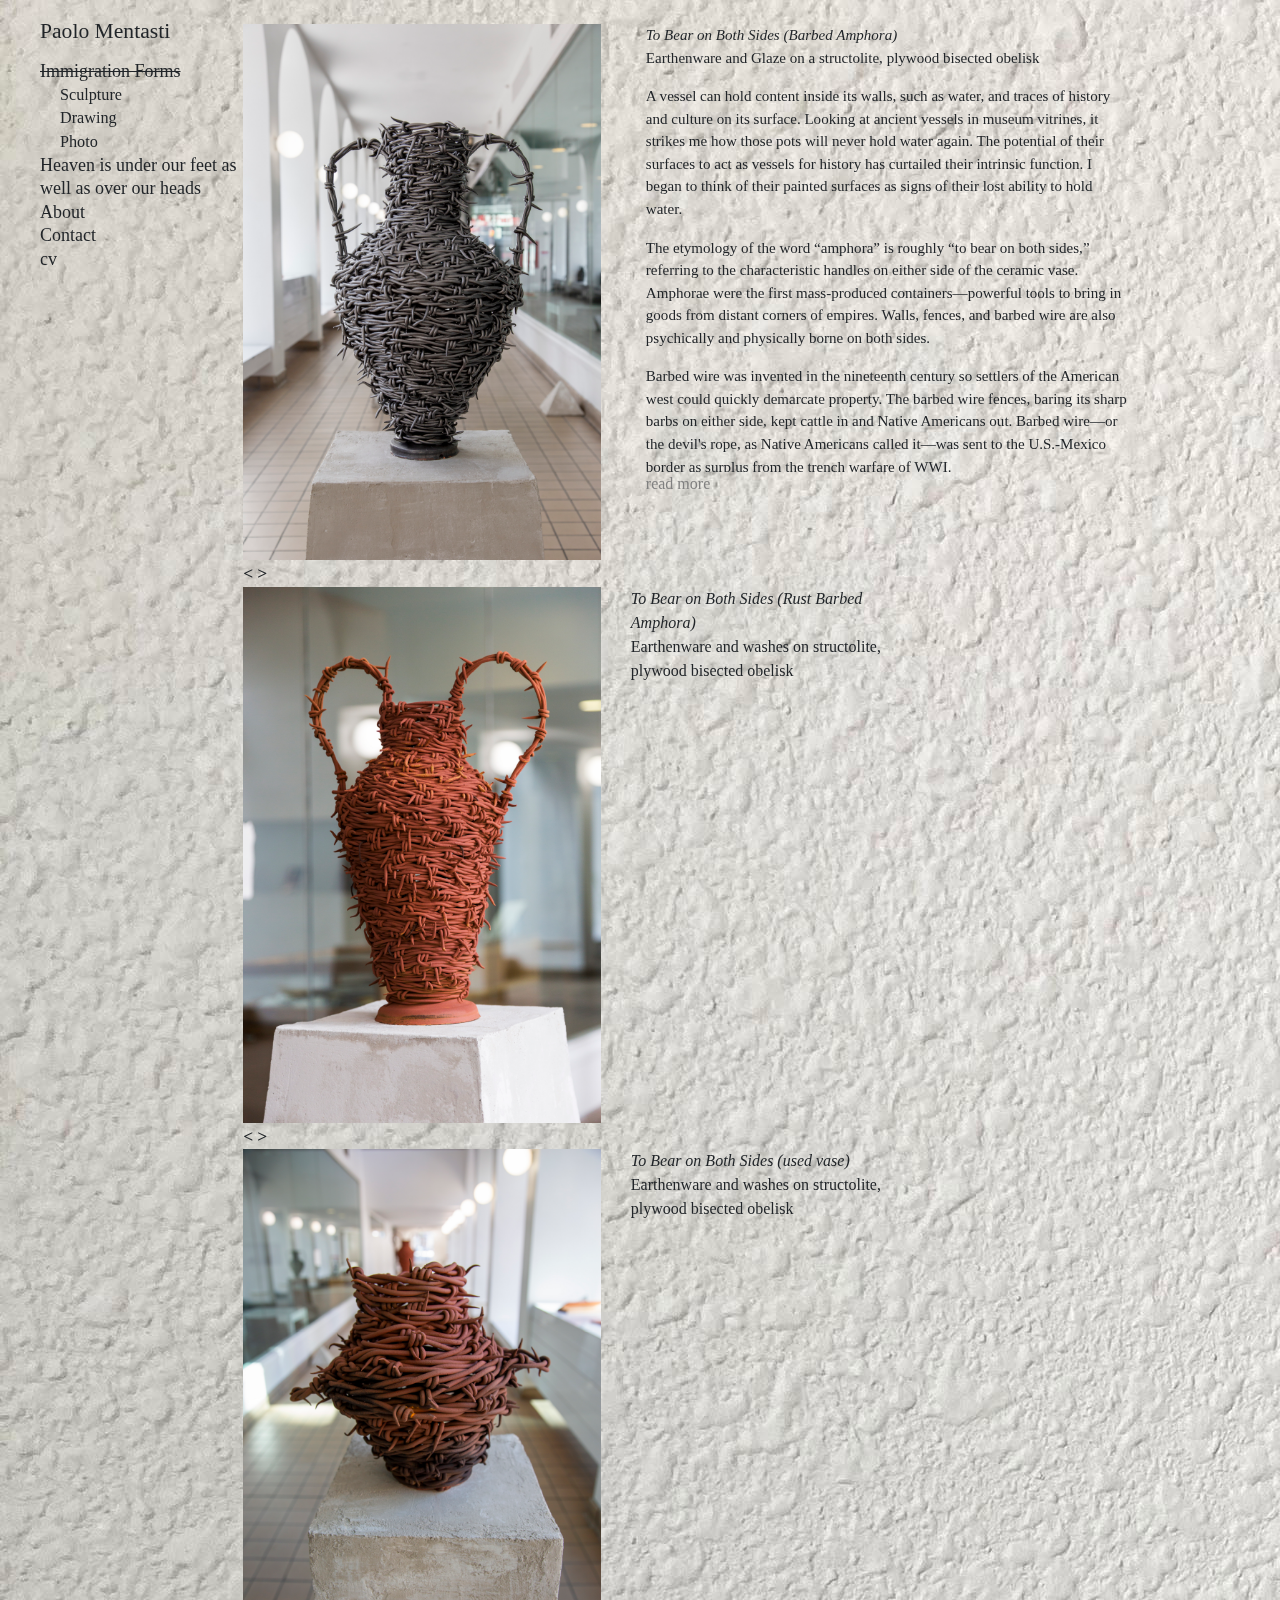
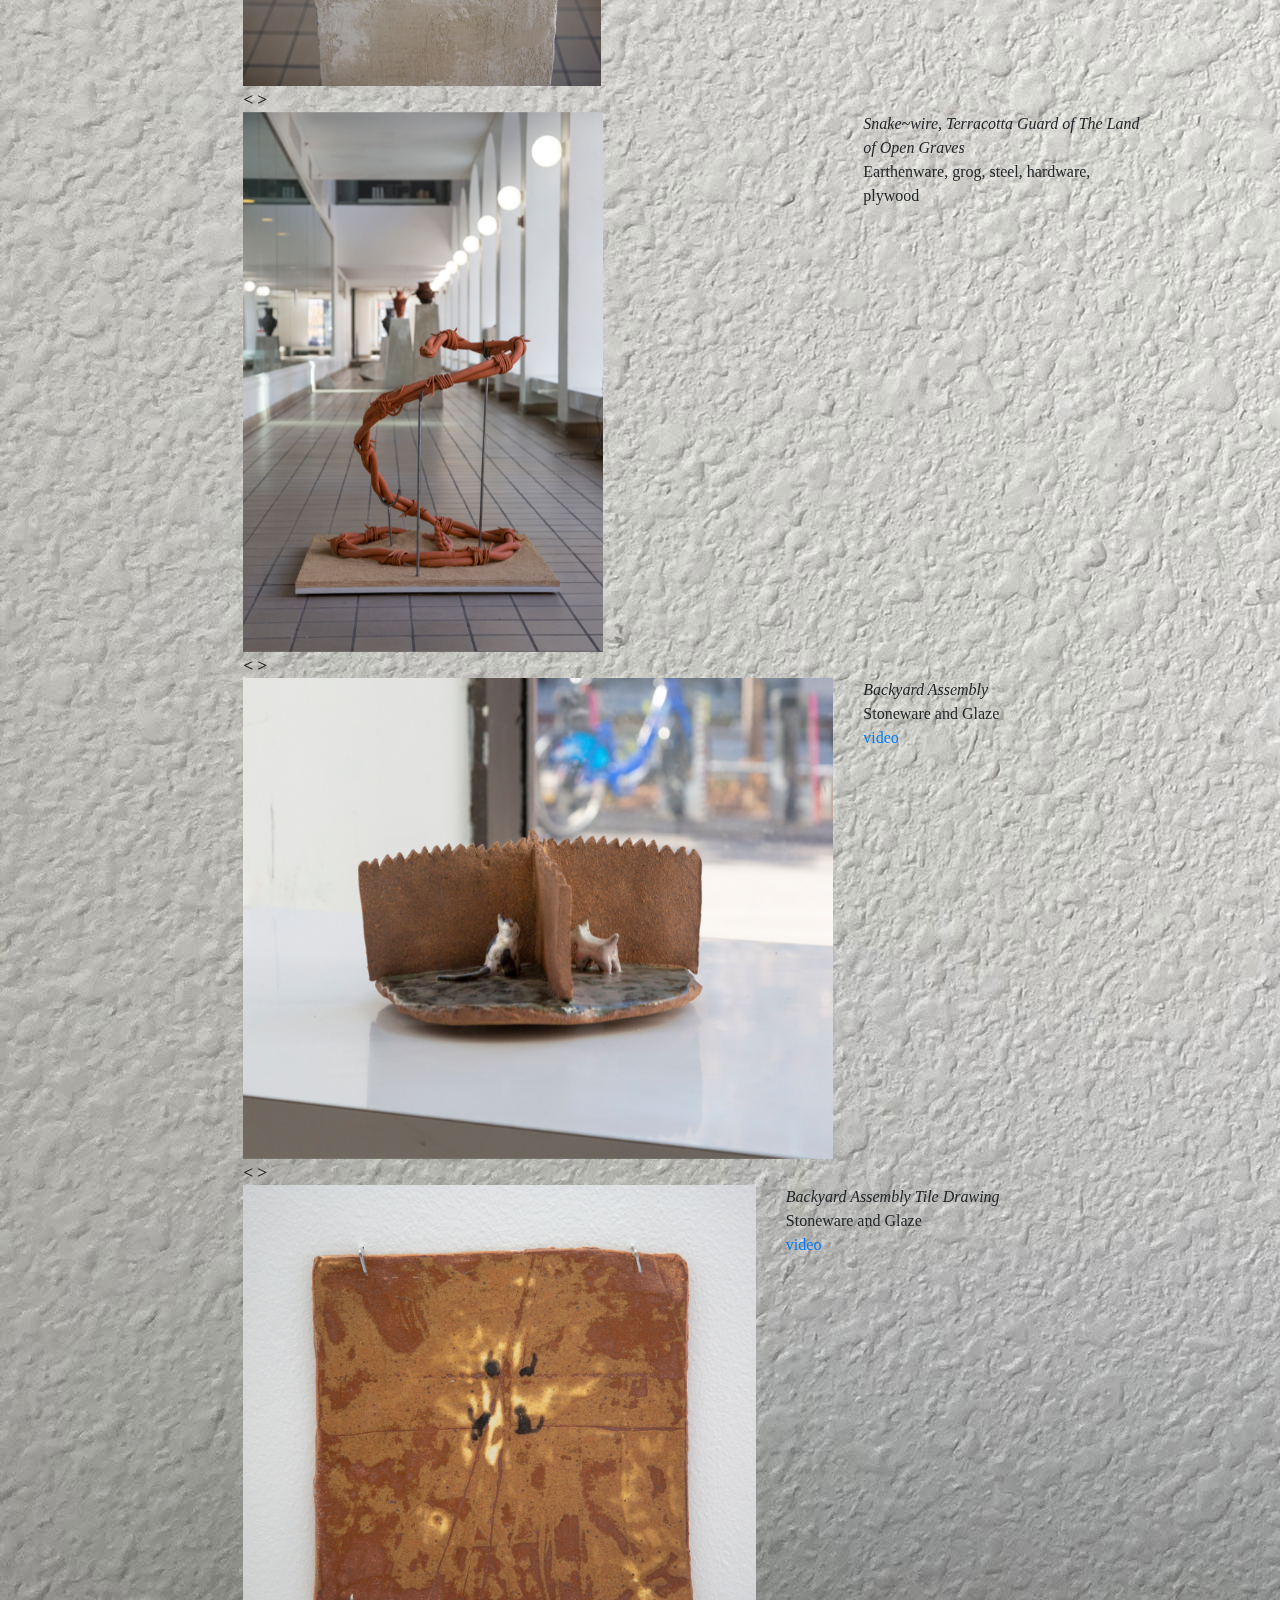
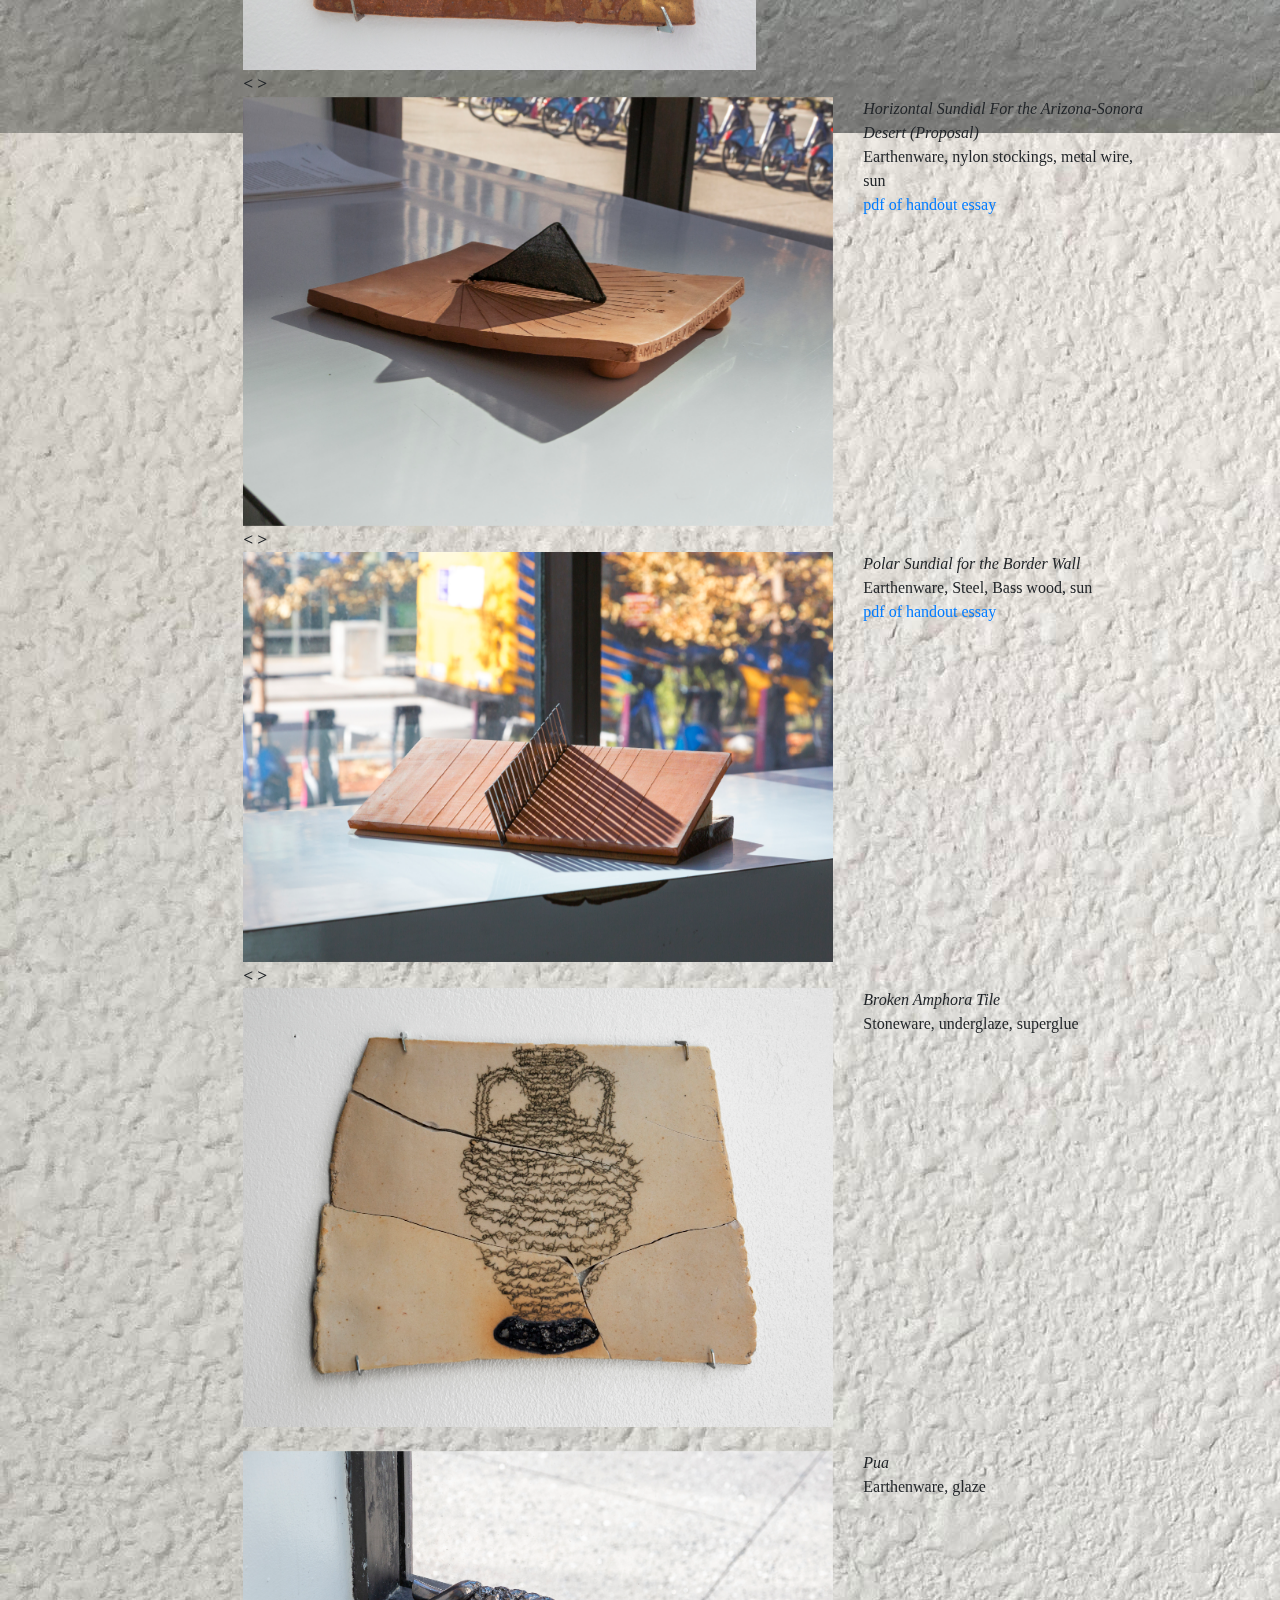
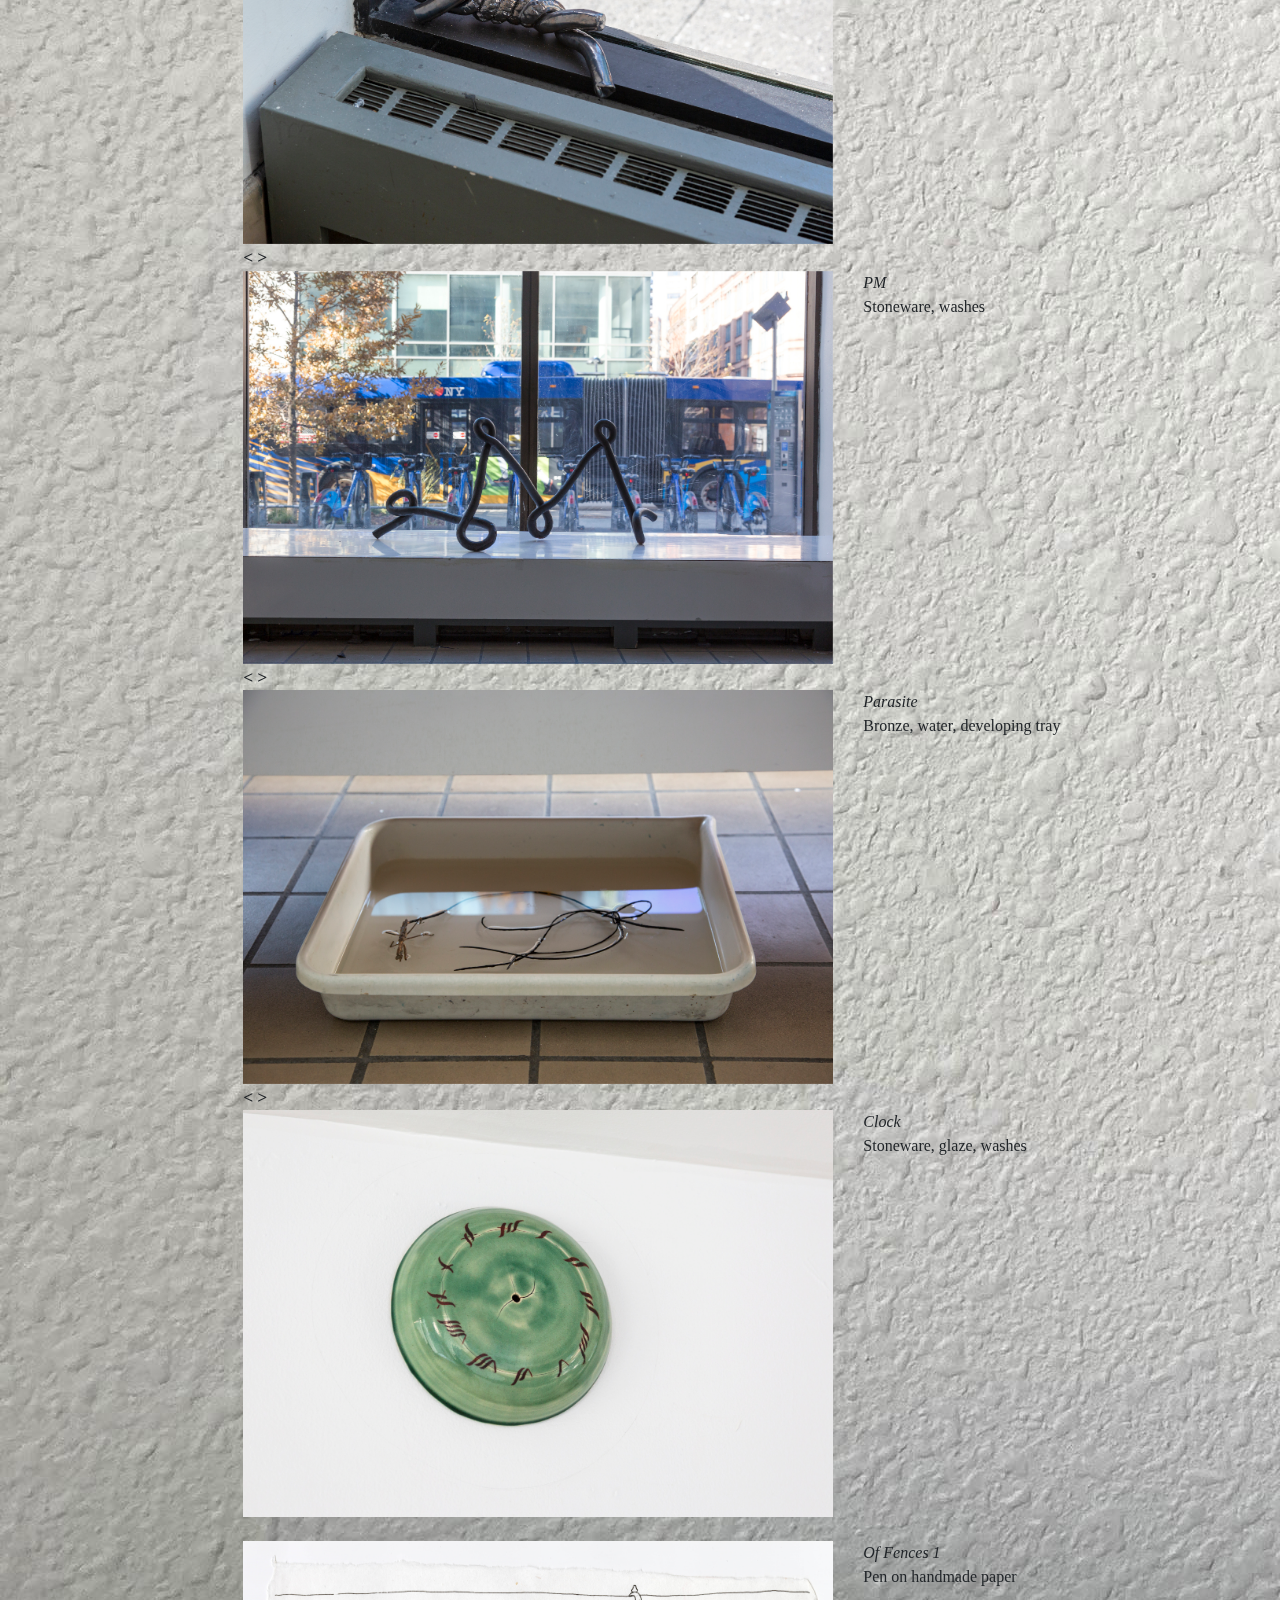
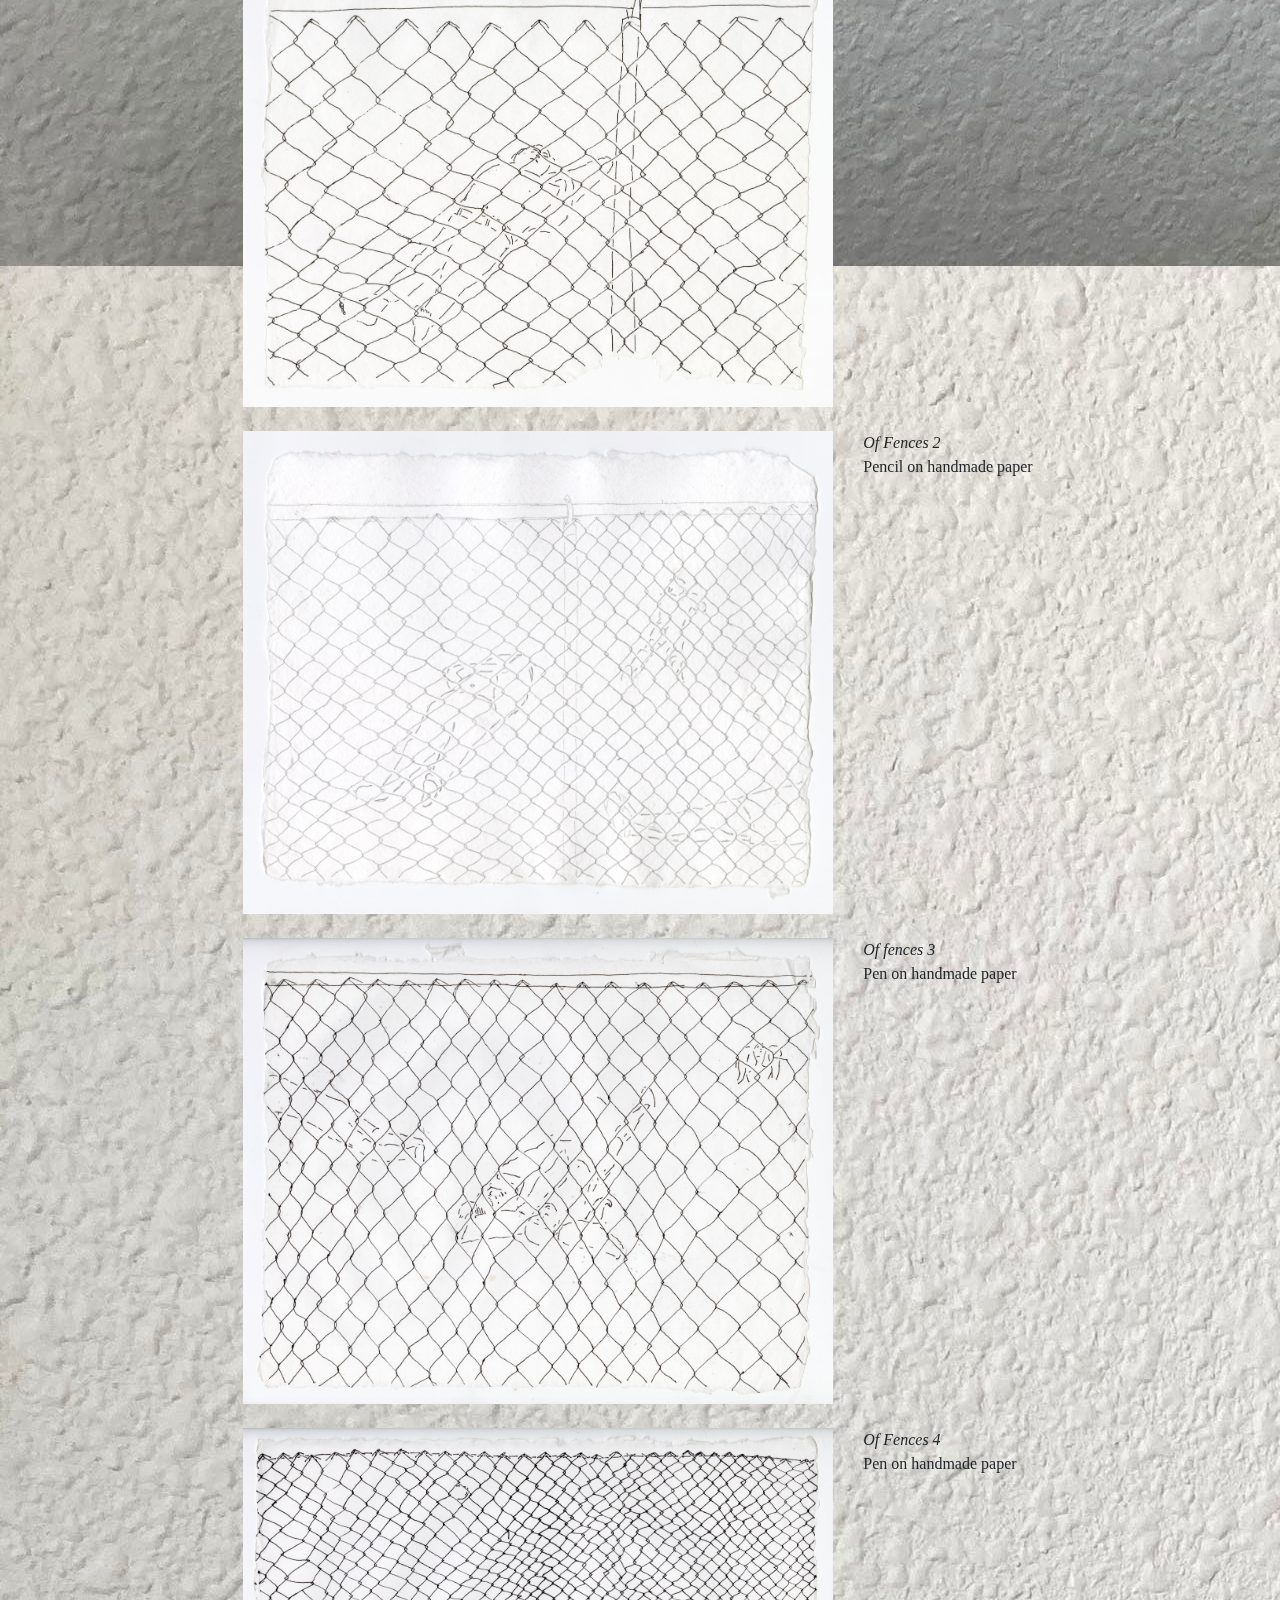
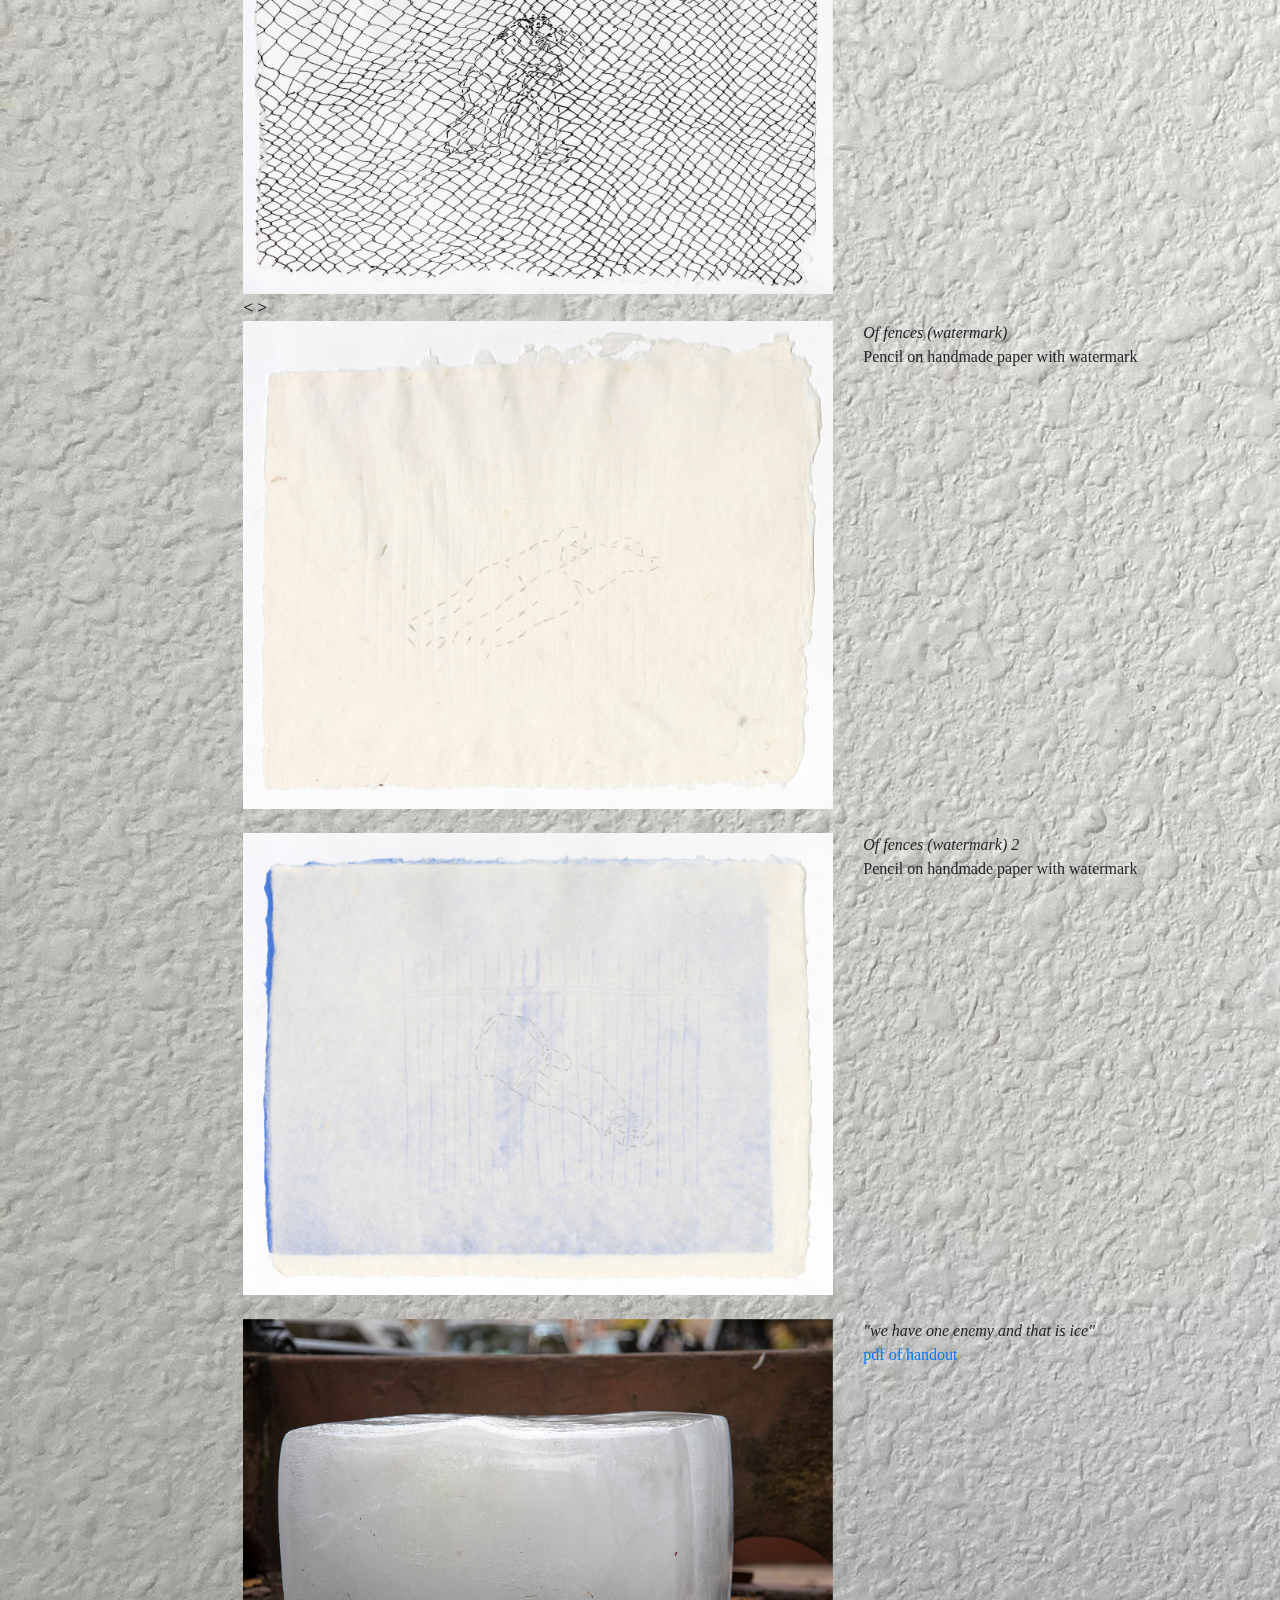
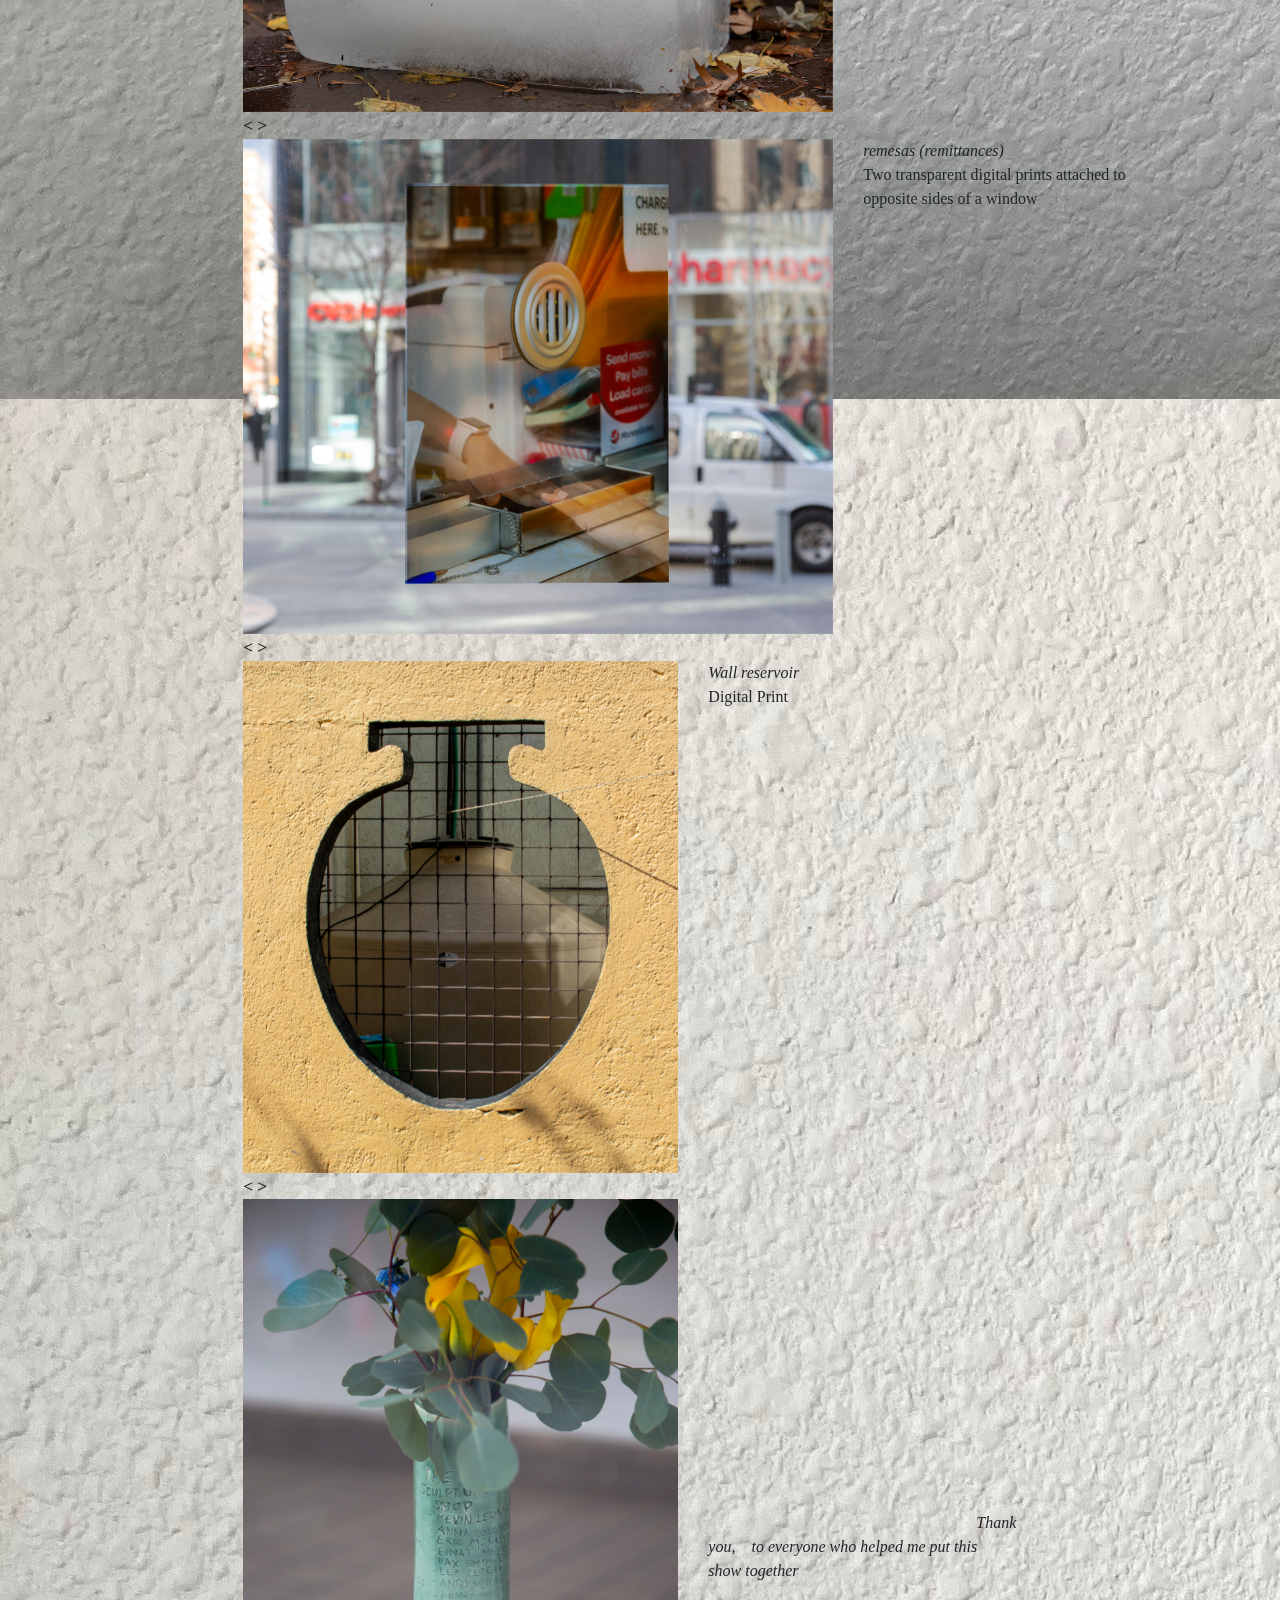
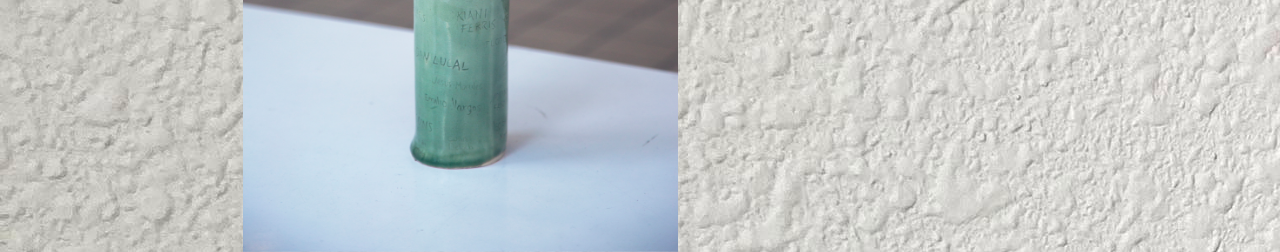
<file: immigration.html>
<!doctype html>
<html lang="en">
  <head>
    <!-- Required meta tags -->
    <meta charset="utf-8">
    <meta name="viewport" content="width=device-width, initial-scale=1, shrink-to-fit=no">

    <!-- Bootstrap CSS -->
    <link rel="stylesheet" href="https://stackpath.bootstrapcdn.com/bootstrap/4.4.1/css/bootstrap.min.css" integrity="sha384-Vkoo8x4CGsO3+Hhxv8T/Q5PaXtkKtu6ug5TOeNV6gBiFeWPGFN9MuhOf23Q9Ifjh" crossorigin="anonymous">

    <link rel="stylesheet" href="style.css" >

    <style>
     /* Set height of the grid so .sidenav can be 100% (adjust if needed) */
     /* .row.content {height: 3000px} */
     /* Set gray background color and 100% height */
     .sidenav {
         /* background-color: #c3b091; ; */
         height: 100%;
     }
     /* Set black background color, white text and some padding */
     footer {
         /* background-color: #555; */
         color: #c3b091;
         padding: 15px;
     }
     /* On small screens, set height to 'auto' for sidenav and grid */
     @media screen and (max-width: 767px) {
         .sidenav {
             height: auto;
             padding: 15px;
         }
         .row.content {height: auto;}
     }
     p {
         font-size: 94%;
     }
     a#buttonc {
         font-size: 110%;
         text-decoration:none;
         color: inherit;
     }
          body {
      
         background-image: url('resources/IMG-9677.jpg');
     }
     #module {
         font-size: 1rem;
         line-height: 1.5;
     }


     #module #collapseExample.collapse:not(.show) {
         display: block;
         height: 28rem;
         overflow: hidden;
     }

     #module #collapseExample.collapsing {

         height: 3rem;
     }

     #module a.collapsed::after {
         content: 'read more';
     }

     #module a:not(.collapsed)::after {
         content: 'read less';
}

    </style>
    <script type="text/javascript">
     if (screen.width <= 699) {
         document.location = "immigration_mobile.html";
     }
    </script>

    <title>Paolo Mentasti</title>
    <!-- link to the favicon image -->
    <link rel="icon"
          type="image/png"
          href="resources/amphora.png">
  </head>
  <body data-spy="scroll" data-target="#myScrollspy" data-offset="20">


<div class="container-fluid">
  <div class="row content">
      <!-- navbar start -->
    <div class="col-sm-2 sidenav" id="myScrollspy">
        <div id="nav">
            <a id="navbartitle" href="index.html">Paolo Mentasti </a>
            <p> </p>
            <p> </p>
            <ul>
                <li><a id="navb" href="immigration.html"><s>Immigration Forms</s></a></li>
                <ul id="subsection">
                    <li class="active"><a id="navb" href="#car1"><span>Sculpture</span></a></li>
                    <li><a id="navb" href="#car14"><span>Drawing</span></a></li>
                    <li><a id="navb" href="#car25"><span>Photo</span></a></li>
                </ul>
                 <li><a id="navb" href="heaven.html">Heaven is under our feet as well as over our heads</a></li>
                <li><a id="navb" href="about.html">About</a></li>
                <li><a id="navb" href="contact.html">Contact</a></li>
                <li><a id="navb" href="cv.html">cv</a></li>
            </ul>
        </div>
    </div>

    <!-- navbar end -->

    <!-- body start -->
    <script src="https://ajax.googleapis.com/ajax/libs/jquery/2.1.1/jquery.min.js"></script>
    <script>
     $(function(){
         var $curParent, Content;
         $(document).delegate("span","click", function(){
             if($(this).closest("s").length) {
                 /* it works :/ */
                 /* Content = $(this).parent("s").html();
                  * $curParent = $(this).closest("s");
                  * $(Content).insertAfter($curParent);
                  * $(this).closest("s").remove(); */
             }
             else {
                 $(this).wrapAll("<s />");
             }
         });
     });
    </script>

    <div class="col-sm-9">
      <br>

      <!-- row one start -->
      <div class="container-fluid">
          <div class="row">

                <div id="car1" class="carousel slide col-sm-5" data-interval="false" >

                    <!-- The slideshow -->
                    <div class="carousel-inner">
                        <div class="carousel-item active">
                            <img src="media/2a. To bear on both sides (barbed amphora).jpg" style="width:100%">
                        </div>
                        <div class="carousel-item">
                            <img src="media/2c. installobelisks _amphoras.jpg" style="width:100%">
                        </div>
                        <div class="carousel-item">
                            <img src="media/2b. To bear on both sides (barbed-wire amphora side).jpg" style="width:100%">
                        </div>
                    </div>

                    <!-- Left and right controls -->
                    <a id="buttonc" href="#car1" data-slide="prev"><b><</b></a>
                    <a id="buttonc" href="#car1" data-slide="next"><b>></b></a>

                </div>


              <div class="col-sm-7">
                  <div id="module" class="container">
                      <div class="collapse" id="collapseExample" >

                  <p><i>To Bear on Both Sides (Barbed Amphora)</i>
                  <br>Earthenware and Glaze on a structolite, plywood bisected obelisk</p>
                  <p aria-expanded="false">A vessel can hold content inside its walls, such as water, and traces of history and culture on its surface. Looking at ancient vessels in museum vitrines, it strikes me how those pots will never hold water again. The potential of their surfaces to act as vessels for history has curtailed their intrinsic function. I began to think of their painted surfaces as signs of their lost ability to hold water. </p>
                  <p aria-expanded="false">The etymology of the word “amphora” is roughly “to bear on both sides,” referring to the characteristic handles on either side of the ceramic vase. Amphorae were the first mass-produced containers—powerful tools to bring in goods from distant corners of empires. Walls, fences, and barbed wire are also psychically and physically borne on both sides.</p>

                  <p aria-expanded="false">Barbed wire was invented in the nineteenth century so settlers of the American west could quickly demarcate property. The barbed wire fences, baring its sharp barbs on either side, kept cattle in and Native Americans out. Barbed wire—or the devil's rope, as Native Americans called it—was sent to the U.S.-Mexico border as surplus from the trench warfare of WWI. </p>

                  <p aria-expanded="false">After the Mexican-American War, when the U.S. took more than half of Mexico’s territory, the U.S. erected 276 obelisk monuments alongside the new border to mark the newly conquered land. This was a time when the young U.S. appealed to ancient architectural forms to visually project and justify its power. Nowadays, the old monuments are wedged between walls, barbed wire and high-tech surveillance equipment, their symbolic power undercut by the newer, more violent physical enforcers.</p>

                  <p aria-expanded="false">The barbed wire amphorae are made by coiling earthenware into the traditional shape and displaying them on bisected obelisks. The barbed wire—while maintaining its violent appearance—is now fragile and delicate, vulnerable to the touch. Akin to those vessels at the Met that can no longer hold water, these surfaces hold symbolic reminders of the pain and violence executed at the territorial margins. The characteristic amphora handles are there but cannot be held—viewers bear the form with their eyes and the reality of the border with their conscience.</p>
              </div>

              <a style="color:grey; text-align: right;" role="button" class="collapsed" data-toggle="collapse" href="#collapseExample" aria-expanded="false" aria-controls="collapseExample"></a>
                  </div>

              </div>
          </div>
      </div>
      <!-- row one end -->

      <!-- row two start -->
      <div class="container-fluid">
          <div class="row">

              <div id="car2" class="carousel slide col-sm-5" data-interval="false">

                    <!-- The slideshow -->
                    <div class="carousel-inner">
                        <div class="carousel-item active">
                            <img src="media/3a. To bear on both sides (rust barbed-wire amphora).jpg" style="width:100%">
                        </div>
                        <div class="carousel-item">
                            <img src="media/3b. To bear on both sides (rust barbed-wire amphora)2.jpg" style="width:100%">
                        </div>
                        <div class="carousel-item">
                            <img src="media/3c. To bear on both sides (rust barbed-wire amphora)3.jpg" style="width:100%">
                        </div>
                    </div>

                    <!-- Left and right controls -->
                    <a id="buttonc" href="#car2" data-slide="prev"><b><</b></a>
                    <a id="buttonc" href="#car2" data-slide="next"><b>></b></a>

                </div>


              <div class="col-sm-4">
                 <i>To Bear on Both Sides (Rust Barbed Amphora)</i>
               <br>
               Earthenware and washes on structolite, plywood bisected obelisk
               <br>
               <br>
                
              </div>
          </div>
      </div>
      <!-- row two end -->

      <!-- row three start -->
      <div class="container-fluid">
          <div class="row">

              <div id="car3" class="carousel slide col-sm-5" data-interval="false">

                    <!-- The slideshow -->
                    <div class="carousel-inner">
                        <div class="carousel-item active">
                            <img src="media/4a. usedvase.jpg" style="width:100%">
                        </div>
                        <div class="carousel-item">
                            <img src="media/4b. usedvase2.jpg" style="width:100%">
                        </div>
                        
                    </div>

                    <!-- Left and right controls -->
                    <a id="buttonc" href="#car3" data-slide="prev"><b><</b></a>
                    <a id="buttonc" href="#car3" data-slide="next"><b>></b></a>

                </div>


              <div class="col-sm-4">
                 <i>To Bear on Both Sides (used vase)</i>
               <br>
               Earthenware and washes on structolite, plywood bisected obelisk 
              </div>
          </div>
      </div>
      <!-- row three end --> 

      <!-- row four start -->
      <div class="container-fluid">
          <div class="row">

              <div id="car4" class="carousel slide col-sm-8" data-interval="false">

                    <!-- The slideshow -->
                    <div class="carousel-inner">
                        <div class="carousel-item active">
                            <img src="media/5a. snakewire.jpg" style="width:61%">
                        </div>
                        <div class="carousel-item">
                            <img src="media/5b. snakewireangle.jpg" style="width:61%">
                        </div>
                        <div class="carousel-item">
                            <img src="media/5c. snakewireabove.jpg" style="width:100%">
                        </div>
                        <div class="carousel-item">
                            <img src="media/5d. snakewireback.jpg" style="width:61%">
                        </div>
                    </div>

                    <!-- Left and right controls -->
                    <a id="buttonc" href="#car4" data-slide="prev"><b><</b></a>
                    <a id="buttonc" href="#car4" data-slide="next"><b>></b></a>

                </div>


              <div class="col-sm-4">
                  <i>Snake~wire, Terracotta Guard of The Land of Open Graves</i>
               <br>
               Earthenware, grog, steel, hardware, plywood
              </div>
          </div>
      </div>
      <!-- row four end -->

      <!-- row five start -->
      <div class="container-fluid">
          <div class="row">

              <div id="car5" class="carousel slide col-sm-8" data-interval="false">

                    <!-- The slideshow -->
                    <div class="carousel-inner">
                        <div class="carousel-item active">
                            <img src="media/6a. Backyard assembly.jpg" style="width:100%">
                        </div>
                        <div class="carousel-item">
                            <img src="media/6b. Backyard assembly.jpg" style="width:100%">
                        </div>
                    </div>

                    <!-- Left and right controls -->
                    <a id="buttonc" href="#car5" data-slide="prev"><b><</b></a>
                    <a id="buttonc" href="#car5" data-slide="next"><b>></b></a>

                </div>


              <div class="col-sm-4">
                  <i>Backyard Assembly</i>
               <br>
               Stoneware and Glaze
               <br>
               <a href="https://www.youtube.com/watch?v=7WWh7yTrcpo&feature=youtu.be" target="_blank">video</a>
              </div>
          </div>
      </div>
      <!-- row five end -->
 
      <!-- row six start -->
      <div class="container-fluid">
          <div class="row">

              <div id="car6" class="carousel slide col-sm-7" data-interval="false">

                    <!-- The slideshow -->
                    <div class="carousel-inner">
                        <div class="carousel-item active">
                            <img src="media/7a backyard assembly tile drawing.jpg" style="width:100%">
                        </div>
                        <div class="carousel-item">
                            <img src="media/7b. crt dvd posts.jpg" style="width:70%">
                        </div>
                    </div>

                    <!-- Left and right controls -->
                    <a id="buttonc" href="#car6" data-slide="prev"><b><</b></a>
                    <a id="buttonc" href="#car6" data-slide="next"><b>></b></a>

                </div>


              <div class="col-sm-4">
               <i>Backyard Assembly Tile Drawing</i>
               <br>
               Stoneware and Glaze
               <br>
               <a href="https://www.youtube.com/watch?v=7WWh7yTrcpo&feature=youtu.be" target="_blank">video</a>
              </div>
          </div>
      </div>
      <!-- row six end -->

      <!-- row seven start -->
      <div class="container-fluid">
          <div class="row">

              <div id="car7" class="carousel slide col-sm-8" data-interval="false">

                    <!-- The slideshow -->
                    <div class="carousel-inner">
                        <div class="carousel-item active">
                            <img src="media/8a. horizontalsundialforthedesert.jpg" style="width:100%">
                        </div>
                        <div class="carousel-item">
                            <img src="media/8b. horizontalsundialfromabove.jpg" style="width:61%">
                        </div>
                    </div>

                    <!-- Left and right controls -->
                    <a id="buttonc" href="#car7" data-slide="prev"><b><</b></a>
                    <a id="buttonc" href="#car7" data-slide="next"><b>></b></a>

                </div>


              <div class="col-sm-4">
               <i>Horizontal Sundial For the Arizona-Sonora Desert (Proposal)</i>
               <br>
                Earthenware, nylon stockings, metal wire, sun
               <br>
               <a href="pdfs/Sundials for the US-Mexico border.pdf" target="_blank">pdf of handout essay</a>

              </div>
          </div>
      </div>
      <!-- row seven end -->

      <!-- row eight start -->
      <div class="container-fluid">
          <div class="row">
              <div id="car8" class="carousel slide col-sm-8" data-interval="false">

                    <!-- The slideshow -->
                    <div class="carousel-inner">
                        <div class="carousel-item active">
                            <img src="media/9a. polarsundialforthewall.jpg" style="width:100%">
                        </div>
                        <div class="carousel-item">
                            <img src="media/9b. polarsundialinstall.jpg" style="width:61%">
                        </div>
                        <div class="carousel-item">
                            <img src="media/9c. sundials install.jpg" style="width:61%">
                        </div>

                    </div>

                    <!-- Left and right controls -->
                    <a id="buttonc" href="#car8" data-slide="prev"><b><</b></a>
                    <a id="buttonc" href="#car8" data-slide="next"><b>></b></a>

                </div>


              <div class="col-sm-4">
               <i>Polar Sundial for the Border Wall</i>
               <br>
                Earthenware, Steel, Bass wood, sun <br>
               <a href="pdfs/Sundials for the US-Mexico border.pdf" target="_blank">pdf of handout essay</a>
              </div>
              </div>
          </div>
      <!-- row eight end -->


      <!-- row nine end -->

      <div class="container-fluid">
          <div class="row">
              <div class="col-sm-8">
                  <img src="media/10. broken amphora tile.jpg" style="width:100%" >
              </div>
              <div class="col-sm-4">
                  <i>Broken Amphora Tile</i><br>
                  Stoneware, underglaze, superglue
              </div>
          </div>
      </div>
      <br>
      <!-- row nine end -->

      <!-- row ten start -->
      <div class="container-fluid">
          <div class="row">

              <div id="car10" class="carousel slide col-sm-8" data-interval="false">

                    <!-- The slideshow -->
                    <div class="carousel-inner">
                        <div class="carousel-item active">
                            <img src="media/11a. pua.jpg" style="width:100%">
                        </div>
                        <div class="carousel-item">
                            <img src="media/11b. puawithinstall.jpg" style="width:100%">
                        </div>
                        <div class="carousel-item">
                            <img src="media/11c. puaoutside.jpg" style="width:61%">
                        </div>
                    </div>

                    <!-- Left and right controls -->
                    <a id="buttonc" href="#car10" data-slide="prev"><b><</b></a>
                    <a id="buttonc" href="#car10" data-slide="next"><b>></b></a>

                </div>


              <div class="col-sm-4">
               <i>Pua</i>
               <br>
                Earthenware, glaze
              </div>
          </div>
      </div>
      <!-- row ten end -->

      <!-- row eleven start -->
      <div class="container-fluid">
          <div class="row">

              <div id="car11" class="carousel slide col-sm-8" data-interval="false">

                    <!-- The slideshow -->
                    <div class="carousel-inner">
                        <div class="carousel-item active">
                            <img src="media/12a. pm.jpg" style="width:100%">
                        </div>
                        <div class="carousel-item">
                            <img src="media/12b. pm side.jpg" style="width:61%">
                        </div>
                    </div>

                    <!-- Left and right controls -->
                    <a id="buttonc" href="#car11" data-slide="prev"><b><</b></a>
                    <a id="buttonc" href="#car11" data-slide="next"><b>></b></a>

                </div>


              <div class="col-sm-4">
               <i>PM</i>
               <br>
                Stoneware, washes
              </div>
          </div>
      </div>
      <!-- row eleven end -->

      <!-- row twelve start -->
      <div class="container-fluid">
          <div class="row">

              <div id="car12" class="carousel slide col-sm-8" data-interval="false">

                    <!-- The slideshow -->
                    <div class="carousel-inner">
                        <div class="carousel-item active">
                            <img src="media/13a. parasite.jpg" style="width:100%">
                        </div>
                        <div class="carousel-item">
                            <img src="media/13b. parasitecloseup.jpg" style="width:100%">
                        </div>
                    </div>

                    <!-- Left and right controls -->
                    <a id="buttonc" href="#car12" data-slide="prev"><b><</b></a>
                    <a id="buttonc" href="#car12" data-slide="next"><b>></b></a>

                </div>


              <div class="col-sm-4">
               <i>Parasite</i>
               <br>
                Bronze, water, developing tray
              </div>
          </div>
      </div>
      <!-- row twelve end -->

      <!-- row thirteen start -->

      <div class="container-fluid">
          <div class="row">
              <div class="col-sm-8">
                  <img src="media/14. clock.jpg" style="width:100%">
              </div>
              <div class="col-sm-4">
               <i>Clock</i>
               <br>
                Stoneware, glaze, washes
              </div>
          </div>
      </div>
      <br>
      <!-- row thirteen end -->

      <!-- row fourteen start -->

      <div class="container-fluid">
          <div id="car14" class="row">
              <div class="col-sm-8">
                  <img src="media/15a. of fences 1.jpg" style="width:100%">
              </div>
              <div class="col-sm-4">
               <i>Of Fences 1</i>
               <br>
                Pen on handmade paper
              </div>
          </div>
      </div>
      <br>

      <!-- row fourteen end -->

      <!-- row fifteen start -->

      <div class="container-fluid">
          <div class="row">
              <div class="col-sm-8">
                  <img src="media/16a. of fences 2.jpg" style="width:100%">
              </div>
              <div class="col-sm-4">
               <i>Of Fences 2</i>
               <br>
                Pencil on handmade paper
              </div>
          </div>
      </div>
      <br>

      <!-- row fifteen end -->

      <!-- row sixteen start -->

      <div class="container-fluid">
          <div class="row">
              <div class="col-sm-8">
                  <img src="media/17a. of fences 3.jpg" style="width:100%">
              </div>
              <div class="col-sm-4">
               <i>Of fences 3</i>
               <br>
                Pen on handmade paper
              </div>
          </div>
      </div>
      <br>

      <!-- row sixteen end -->

      <!-- row seventeen start -->

      <div class="container-fluid">
          <div class="row">

              <div id="car17" class="carousel slide col-sm-8" data-interval="false">

                    <!-- The slideshow -->
                    <div class="carousel-inner">
                        <div class="carousel-item active">
                            <img src="media/18a. 1of fences 4.jpg" style="width:100%">
                        </div>
                        <div class="carousel-item">
                            <img src="media/18b. drawingsinstall.jpg" style="width:100%">
                        </div>
                    </div>

                    <!-- Left and right controls -->
                    <a id="buttonc" href="#car17" data-slide="prev"><b><</b></a>
                    <a id="buttonc" href="#car17" data-slide="next"><b>></b></a>

                </div>


              <div class="col-sm-4">
               <i>Of Fences 4</i>
               <br>
                Pen on handmade paper
              </div>
          </div>
      </div>
      <!-- row seventeen end -->

      <!-- row eighteen start -->
      <div class="container-fluid">
          <div class="row">
              <div class="col-sm-8">
                  <img src="media/19a. of fences watermark.jpg" style="width:100%">
              </div>
              <div class="col-sm-4">
               <i>Of fences (watermark)</i>
               <br>
                Pencil on handmade paper with watermark
              </div>
          </div>
      </div>
      <br>

      <!-- row eighteen end -->


      <!-- row twenty start -->
      <div class="container-fluid">
          <div class="row">
              <div class="col-sm-8">
                  <img src="media/20a. of fences watermark2.jpg" style="width:100%">
              </div>
              <div class="col-sm-4">
               <i>Of fences (watermark) 2</i>
               <br>
                Pencil on handmade paper with watermark
              </div>
          </div>
      </div>
      <br>


      <!-- row twenty end -->

 <!-- row twenty  five start -->
      <div class="container-fluid">
          <div class="row">

              <div id="car25" class="carousel slide col-sm-8" data-interval="false">

                    <!-- The slideshow -->
                    <div class="carousel-inner">
                        <div class="carousel-item active">
                            <img src="ice/we have one enemy and that is ice 02.jpg" style="width:100%">
                        </div>
                        <div class="carousel-item">
                            <img src="ice/we have one enemy and that is ice 01.jpg" style="width:100%">
                        </div>
                        <div class="carousel-item">
                            <img src="media/21a. we have one enemy install from outside.jpg" style="width:100%">
                        </div>
                        <div class="carousel-item">
                            <img src="ice/ice sitting.jpg" style="width:100%">
                        </div>
                        
                       
                      
                    </div>

                    <!-- Left and right controls -->
                    <a id="buttonc" href="#car25" data-slide="prev"><b><</b></a>
                    <a id="buttonc" href="#car25" data-slide="next"><b>></b></a>

                </div>


              <div class="col-sm-4">
               <i>"we have one enemy and that is ice"</i>
               <br>
               <a href="pdfs/we have one enemy.pdf" target="_blank">pdf of handout</a>
              </div>
          </div>
      </div>
      <!-- row twenty point five end -->

 

      <!-- row twenty one start -->
      <div class="container-fluid">
          <div class="row">

              <div id="car21" class="carousel slide col-sm-8" data-interval="false">

                    <!-- The slideshow -->
                    <div class="carousel-inner">
                        <div class="carousel-item active">
                            <img src="media/22a. remesas.jpg" style="width:100%">
                        </div>
                        <div class="carousel-item">
                            <img src="media/22b. remesasinstall.jpg" style="width:100%">
                        </div>
                        <div class="carousel-item">
                            <img src="media/22c. remesasside.jpg" style="width:61%">
                        </div>
                        
                       
                      
                    </div>

                    <!-- Left and right controls -->
                    <a id="buttonc" href="#car21" data-slide="prev"><b><</b></a>
                    <a id="buttonc" href="#car21" data-slide="next"><b>></b></a>

                </div>


              <div class="col-sm-4">
               <i>remesas (remittances)</i>
               <br>
                Two transparent digital prints attached to opposite sides of a window
              </div>
          </div>
      </div>
      <!-- row twenty one end -->

      <!-- row twenty two start -->
      <div class="container-fluid">
          <div class="row">

              <div id="car22" class="carousel slide col-sm-6" data-interval="false">

                    <!-- The slideshow -->
                    <div class="carousel-inner">
                        <div class="carousel-item active">
                            <img src="media/23a. vase wall.jpg" style="width:100%">
                        </div>
                        <div class="carousel-item">
                            <img src="media/23c. vase wall photo install.jpg" style="width:82.5%">
                        </div>

                        
                       
                      
                    </div>

                    <!-- Left and right controls -->
                    <a id="buttonc" href="#car22" data-slide="prev"><b><</b></a>
                    <a id="buttonc" href="#car22" data-slide="next"><b>></b></a>

                </div>


              <div class="col-sm-4">
               <i>Wall reservoir</i>
               <br>
              Digital Print
              </div>
          </div>
      </div>
      <!-- row twenty two end -->

      <!-- row twenty three start -->
      <div class="container-fluid">
          <div class="row">

              <div id="car23" class="carousel slide col-sm-6" data-interval="false">

                    <!-- The slideshow -->
                    <div class="carousel-inner">
                        <div class="carousel-item active">
                            <img src="media/24. thank you flower vase.jpg" style="width:100%">
                        </div>
                        
                        
                       
                      
                    </div>

                    <!-- Left and right controls -->
                    <a id="buttonc" href="#car2" data-slide="prev"><b></b></a>
                    <a id="buttonc" href="#car2" data-slide="next"><b></b></a>

                </div>


              <div class="col-sm-4">
                <br><br><br><br><br><br><br><br><br><br><br><br><br>
               <i>&nbsp&nbsp&nbsp&nbsp&nbsp&nbsp&nbsp&nbsp&nbsp&nbsp&nbsp&nbsp&nbsp&nbsp&nbsp&nbsp&nbsp&nbsp&nbsp&nbsp&nbsp&nbsp&nbsp&nbsp&nbsp&nbsp&nbsp&nbsp&nbsp&nbsp&nbsp&nbsp&nbsp&nbsp&nbsp&nbsp&nbsp&nbsp&nbsp&nbsp&nbsp&nbsp&nbsp&nbsp&nbsp&nbsp&nbsp&nbsp&nbsp&nbsp&nbsp&nbsp&nbsp&nbsp&nbsp&nbsp&nbsp&nbsp&nbsp&nbsp&nbsp&nbsp&nbsp&nbsp&nbsp&nbsp&nbspThank you, &nbsp&nbsp&nbspto everyone who helped me put this show together</i>
               <br>

              </div>
          </div>
      </div>
      <!-- row twenty three end -->



    </div>

    <!-- body end -->
</div>
</div>

    <!-- Optional JavaScript -->
    <!-- jQuery first, then Popper.js, then Bootstrap JS -->
    <script src="https://code.jquery.com/jquery-3.4.1.slim.min.js" integrity="sha384-J6qa4849blE2+poT4WnyKhv5vZF5SrPo0iEjwBvKU7imGFAV0wwj1yYfoRSJoZ+n" crossorigin="anonymous"></script>
    <script src="https://cdn.jsdelivr.net/npm/popper.js@1.16.0/dist/umd/popper.min.js" integrity="sha384-Q6E9RHvbIyZFJoft+2mJbHaEWldlvI9IOYy5n3zV9zzTtmI3UksdQRVvoxMfooAo" crossorigin="anonymous"></script>
    <script src="https://stackpath.bootstrapcdn.com/bootstrap/4.4.1/js/bootstrap.min.js" integrity="sha384-wfSDF2E50Y2D1uUdj0O3uMBJnjuUD4Ih7YwaYd1iqfktj0Uod8GCExl3Og8ifwB6" crossorigin="anonymous"></script>
  </body>
</html>
</file>
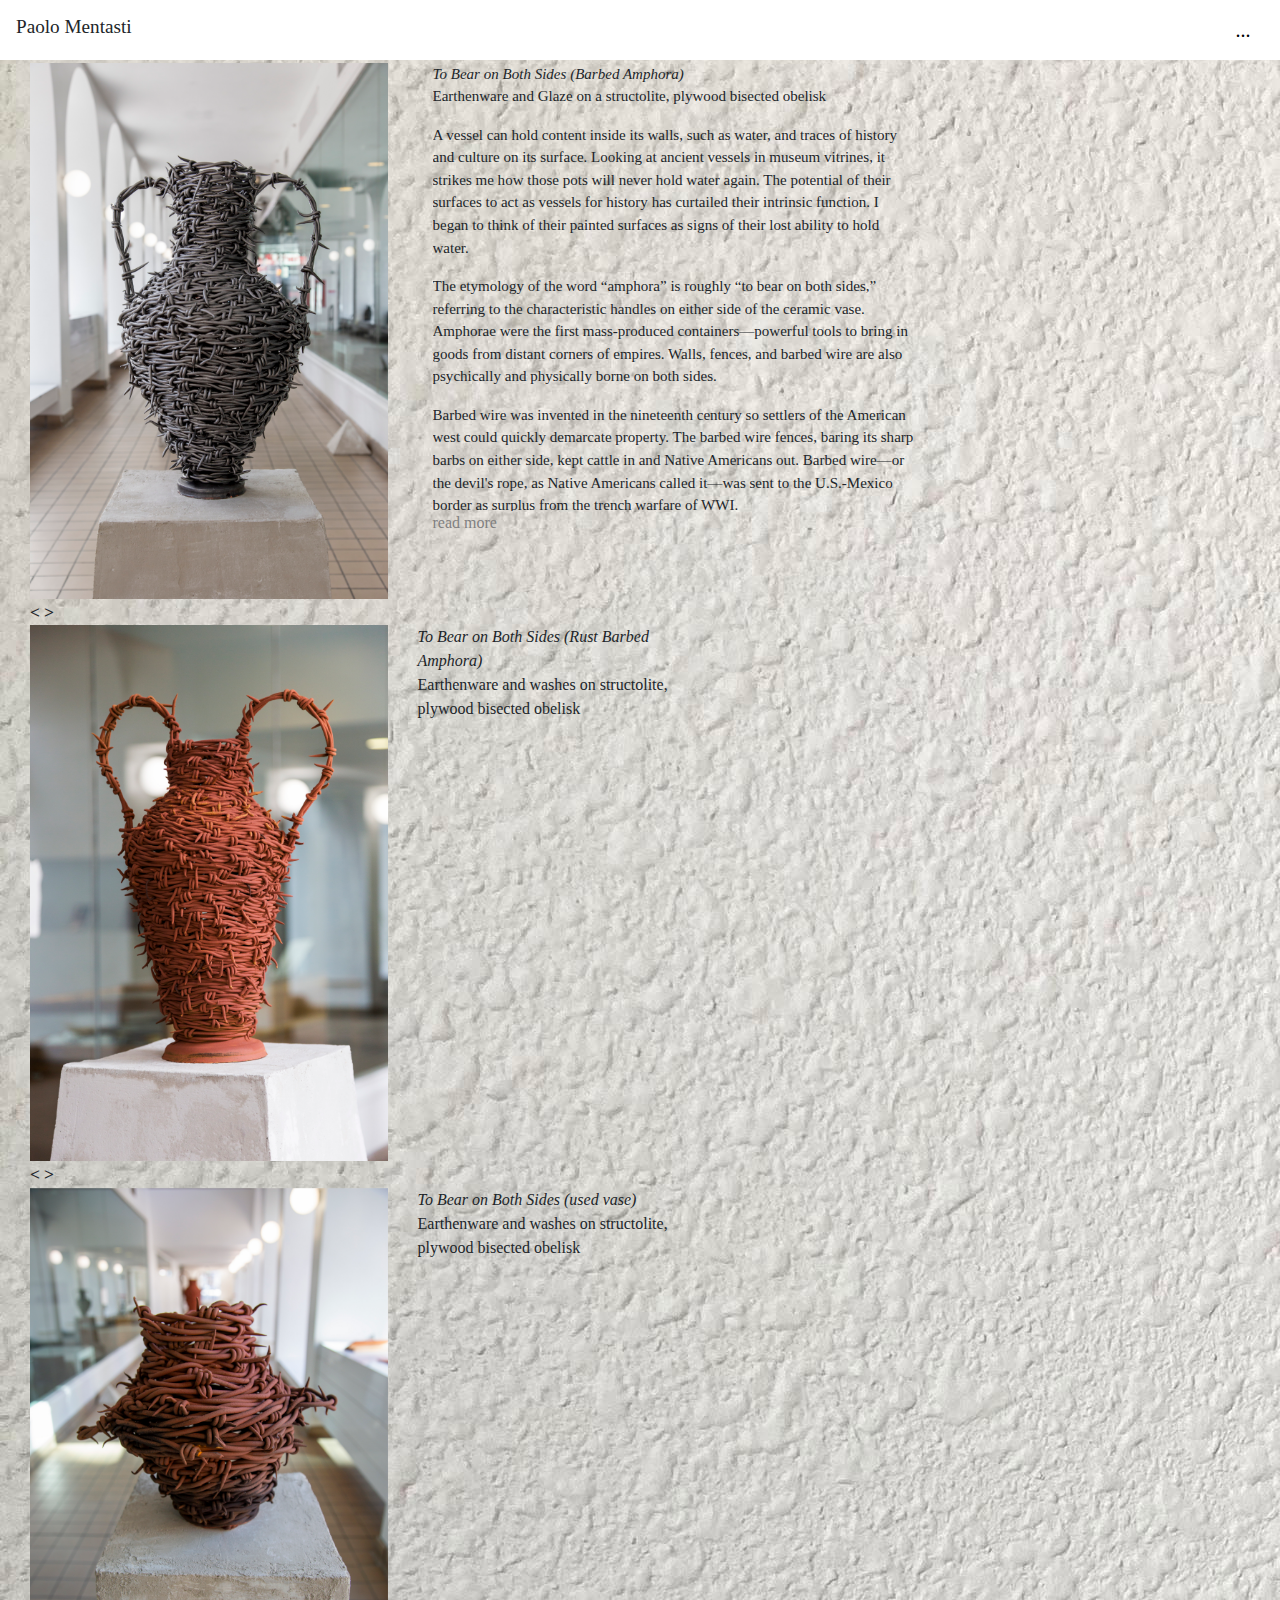
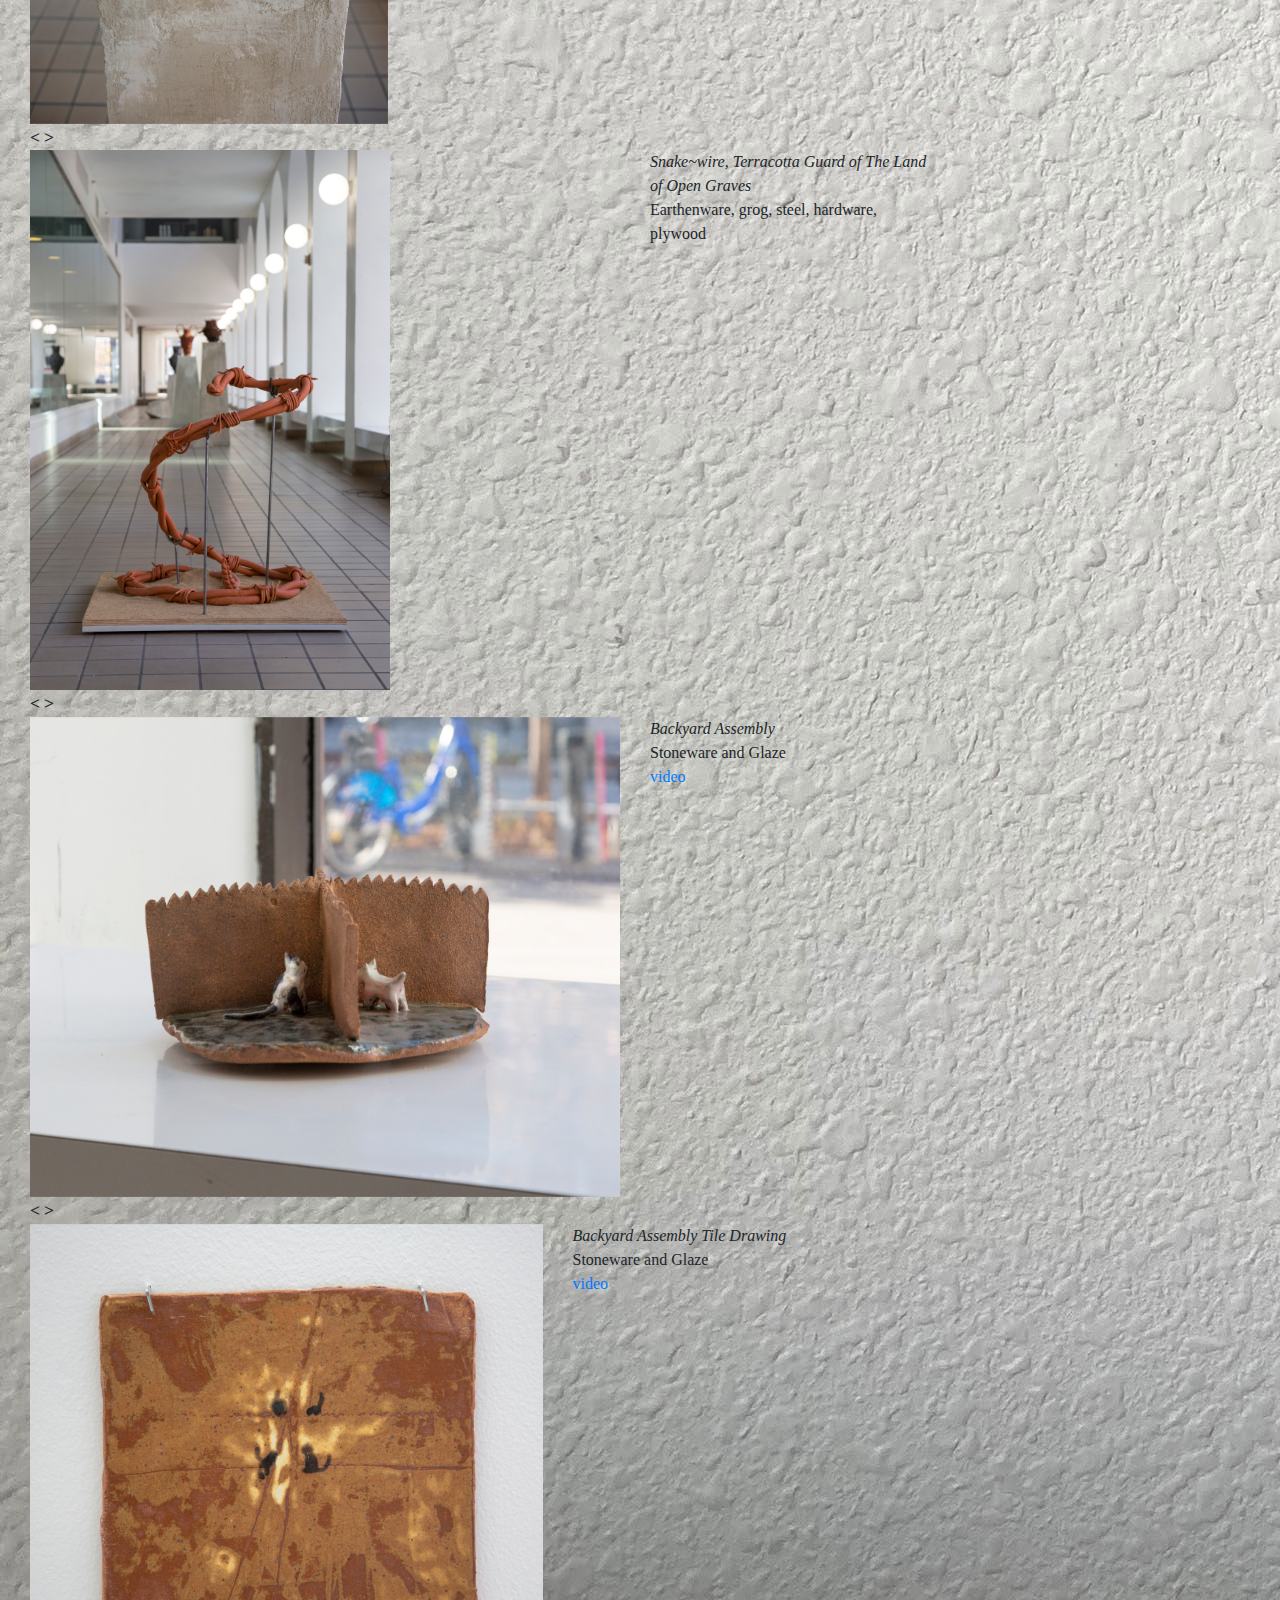
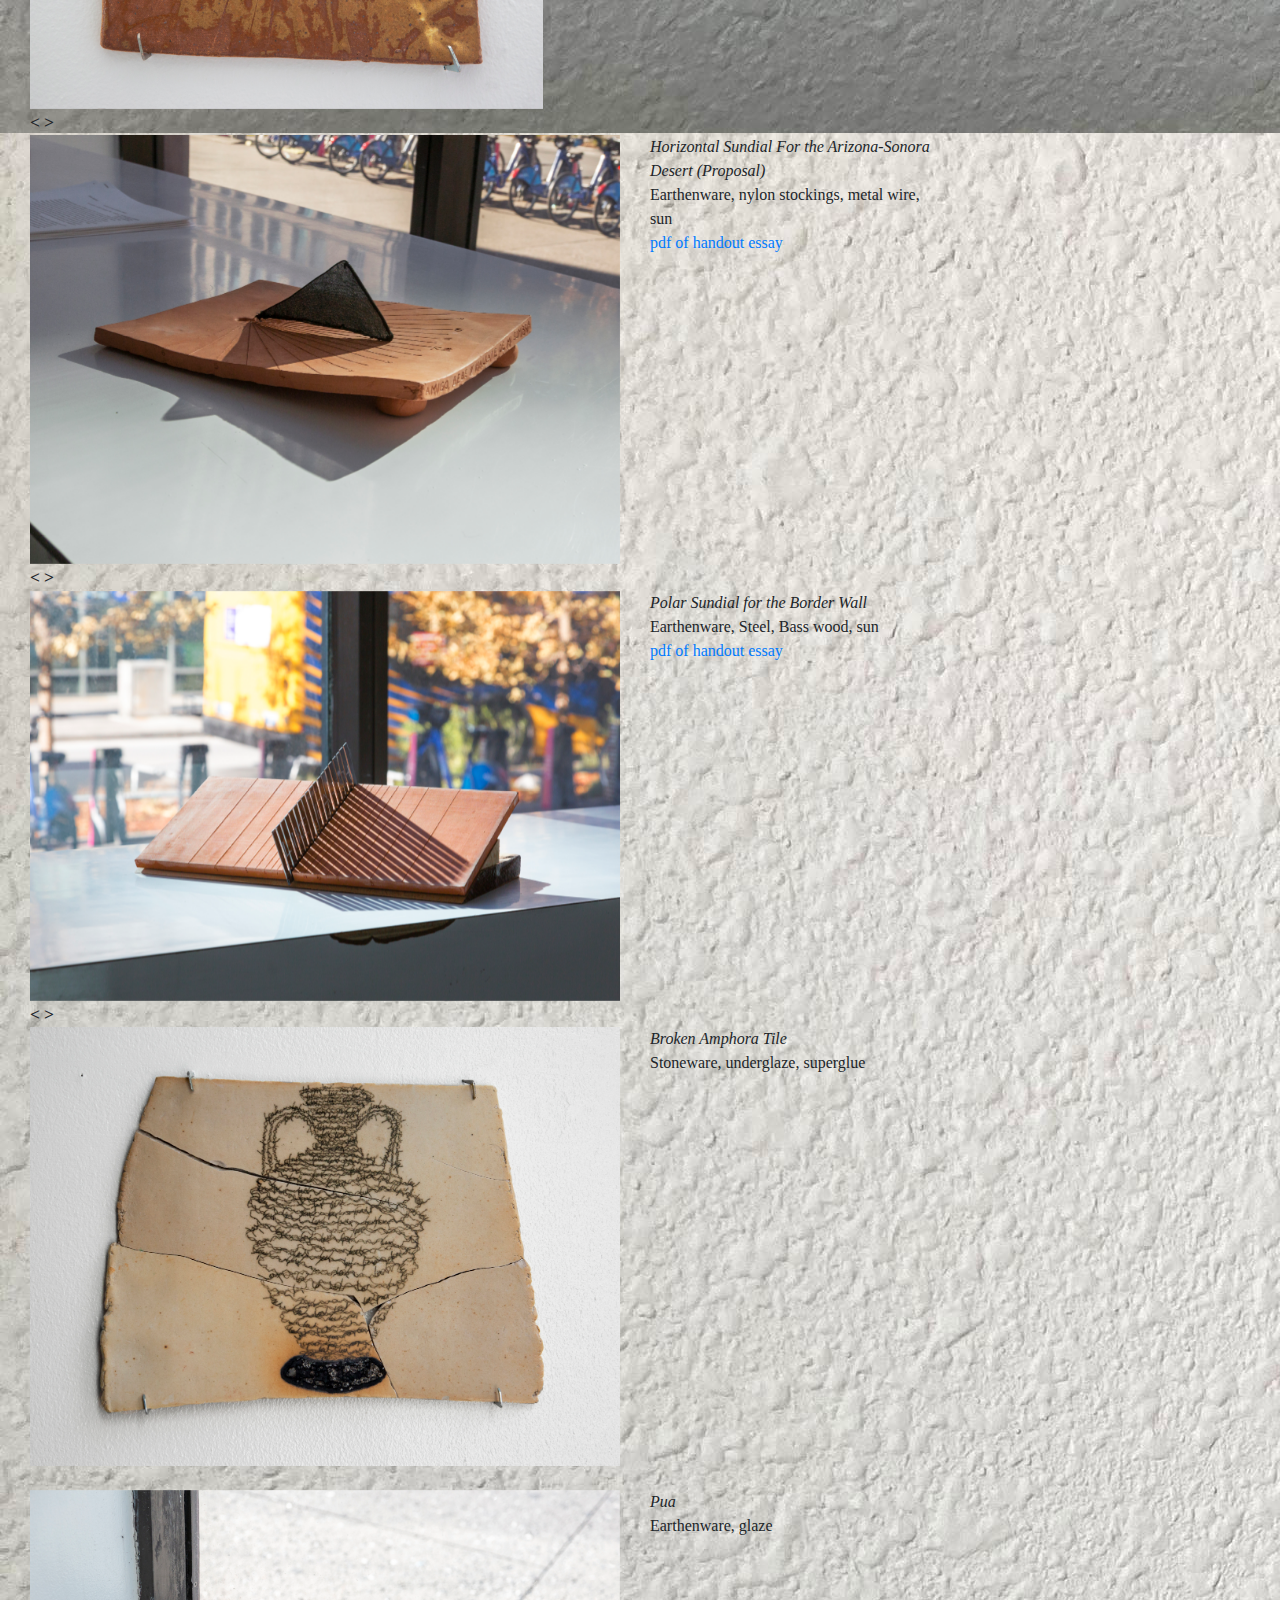
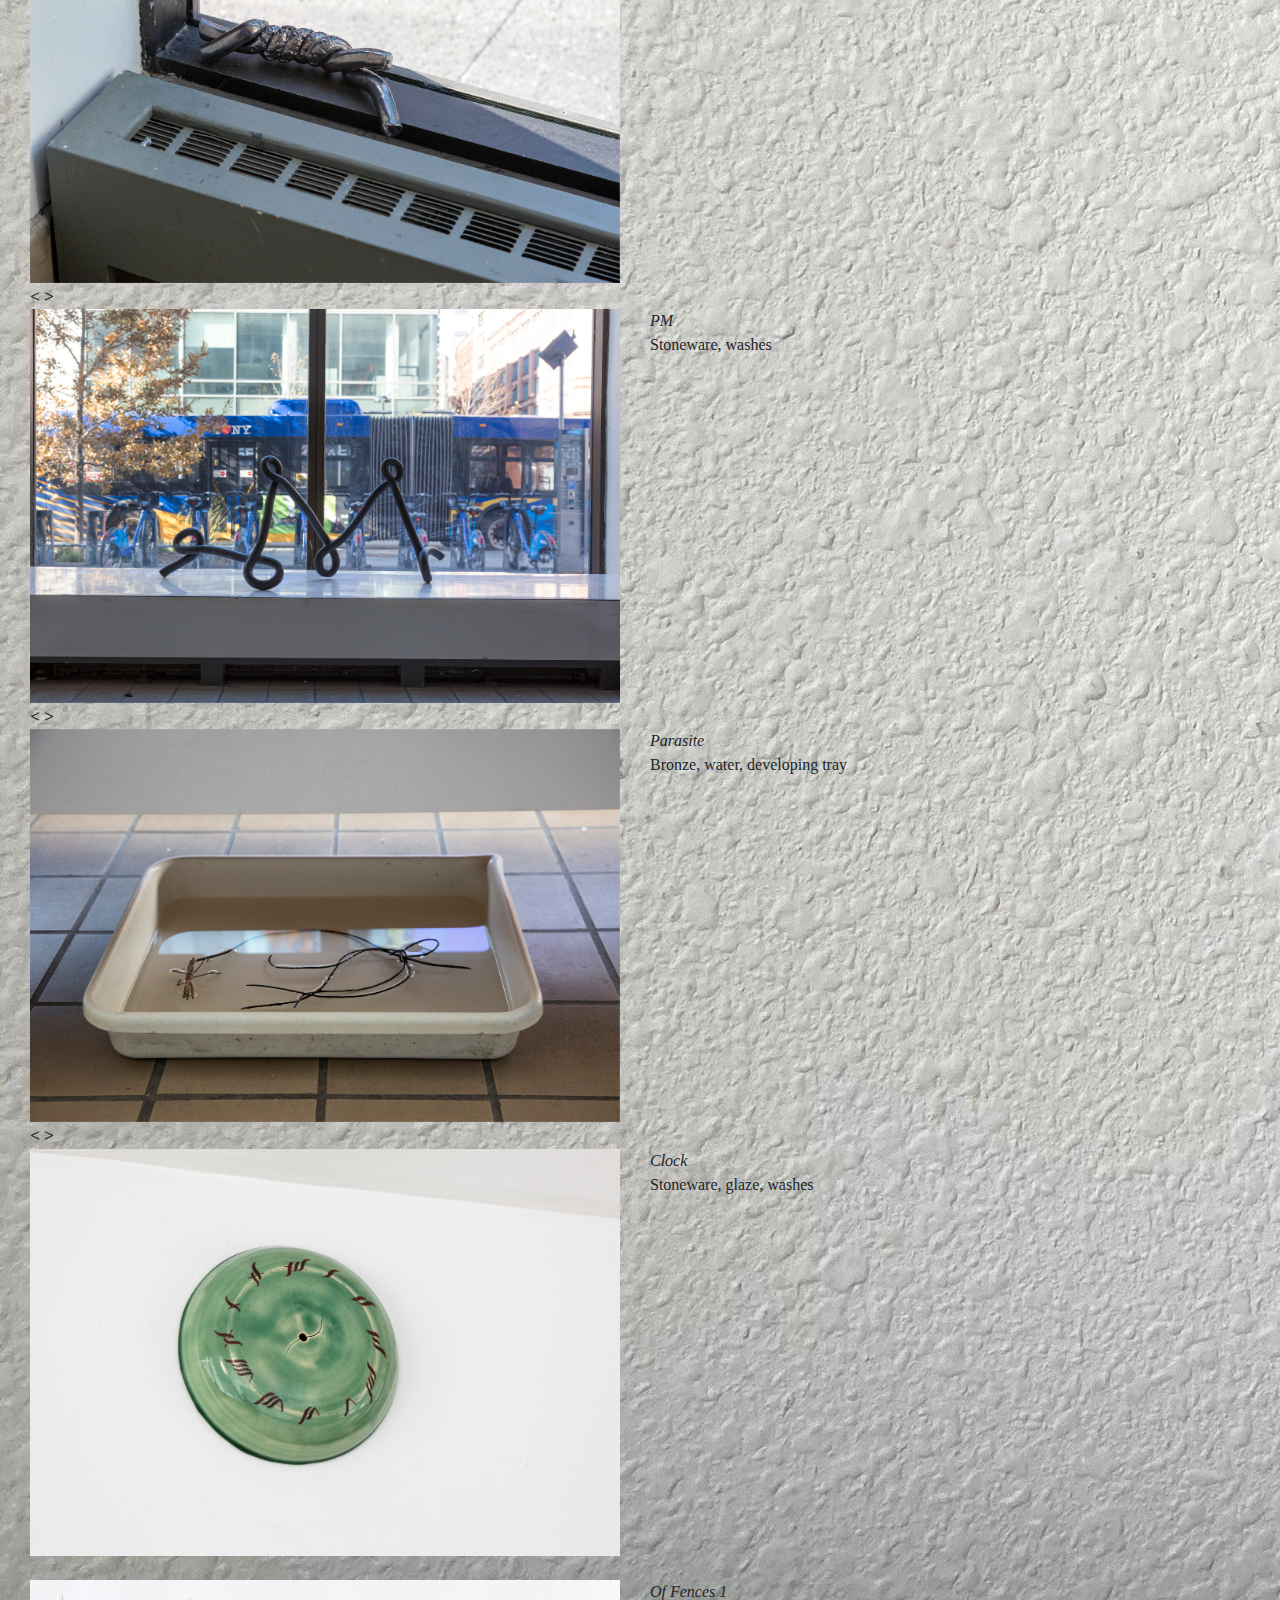
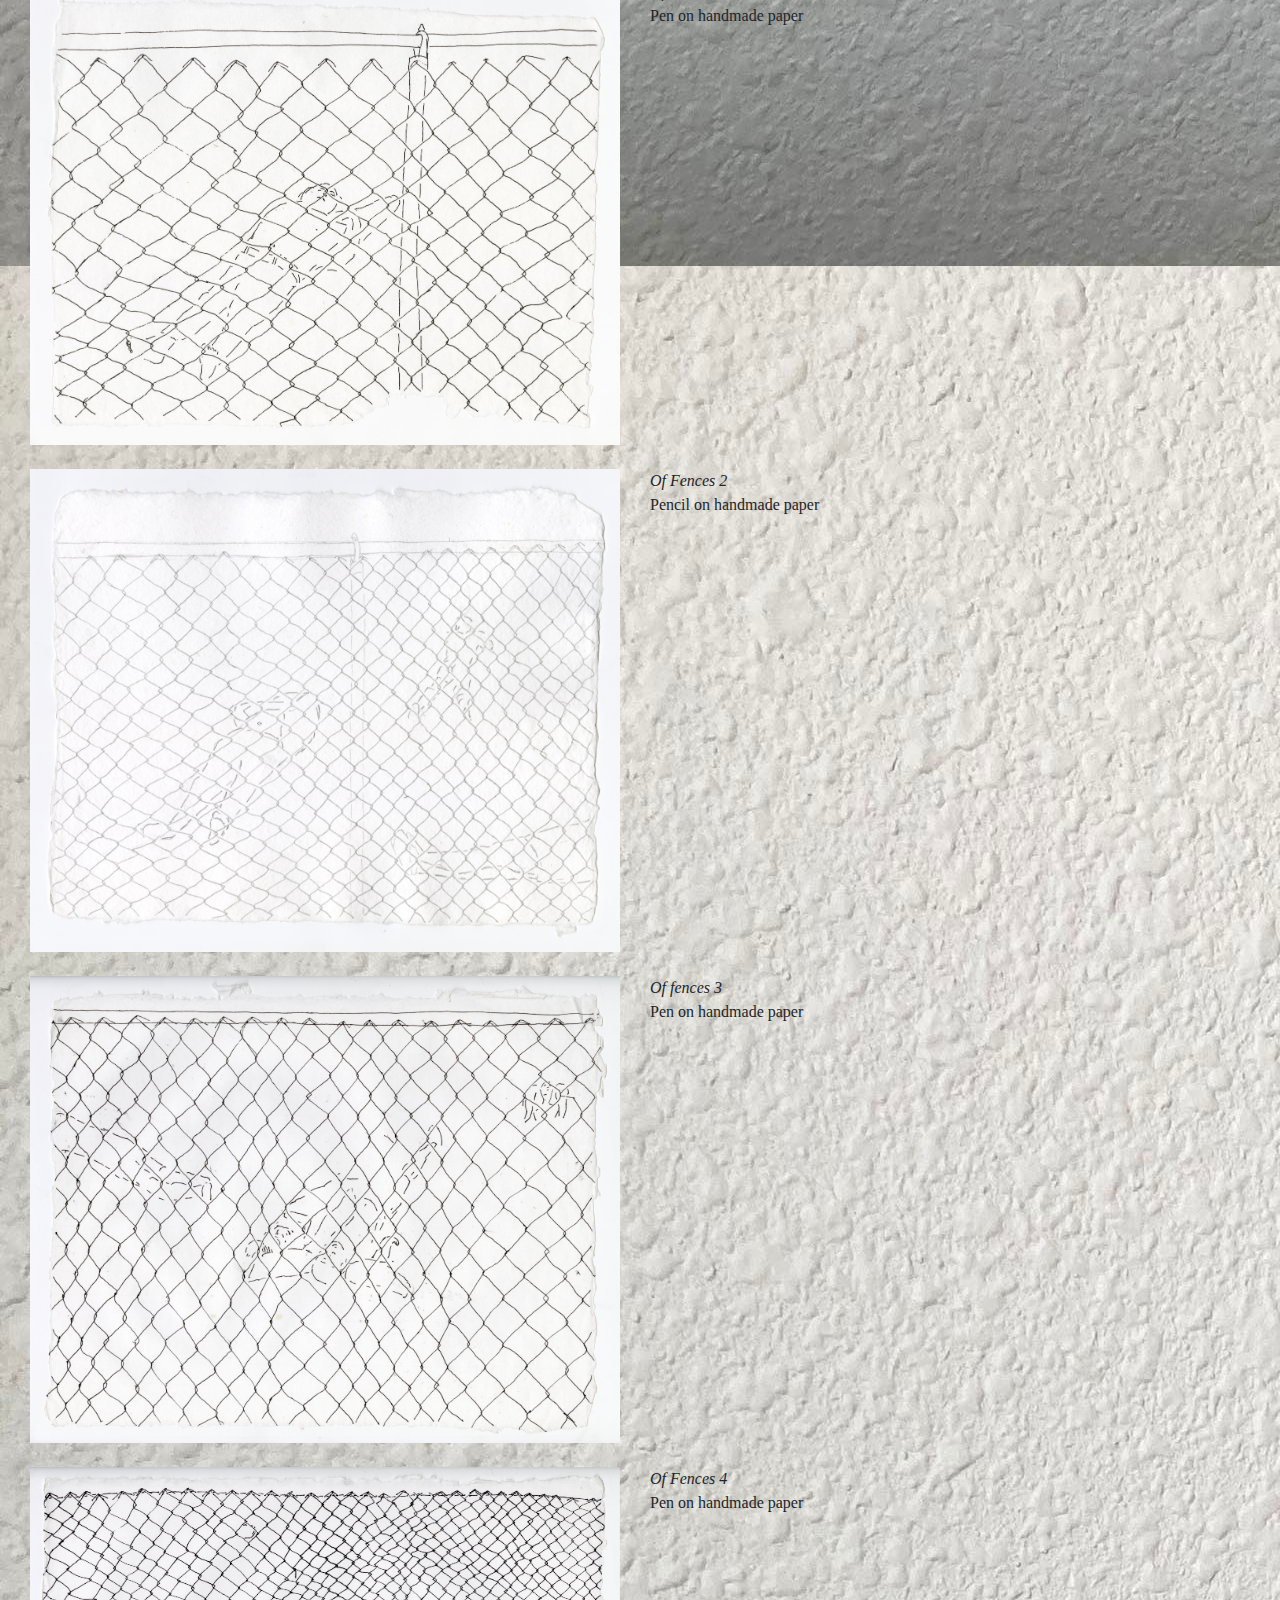
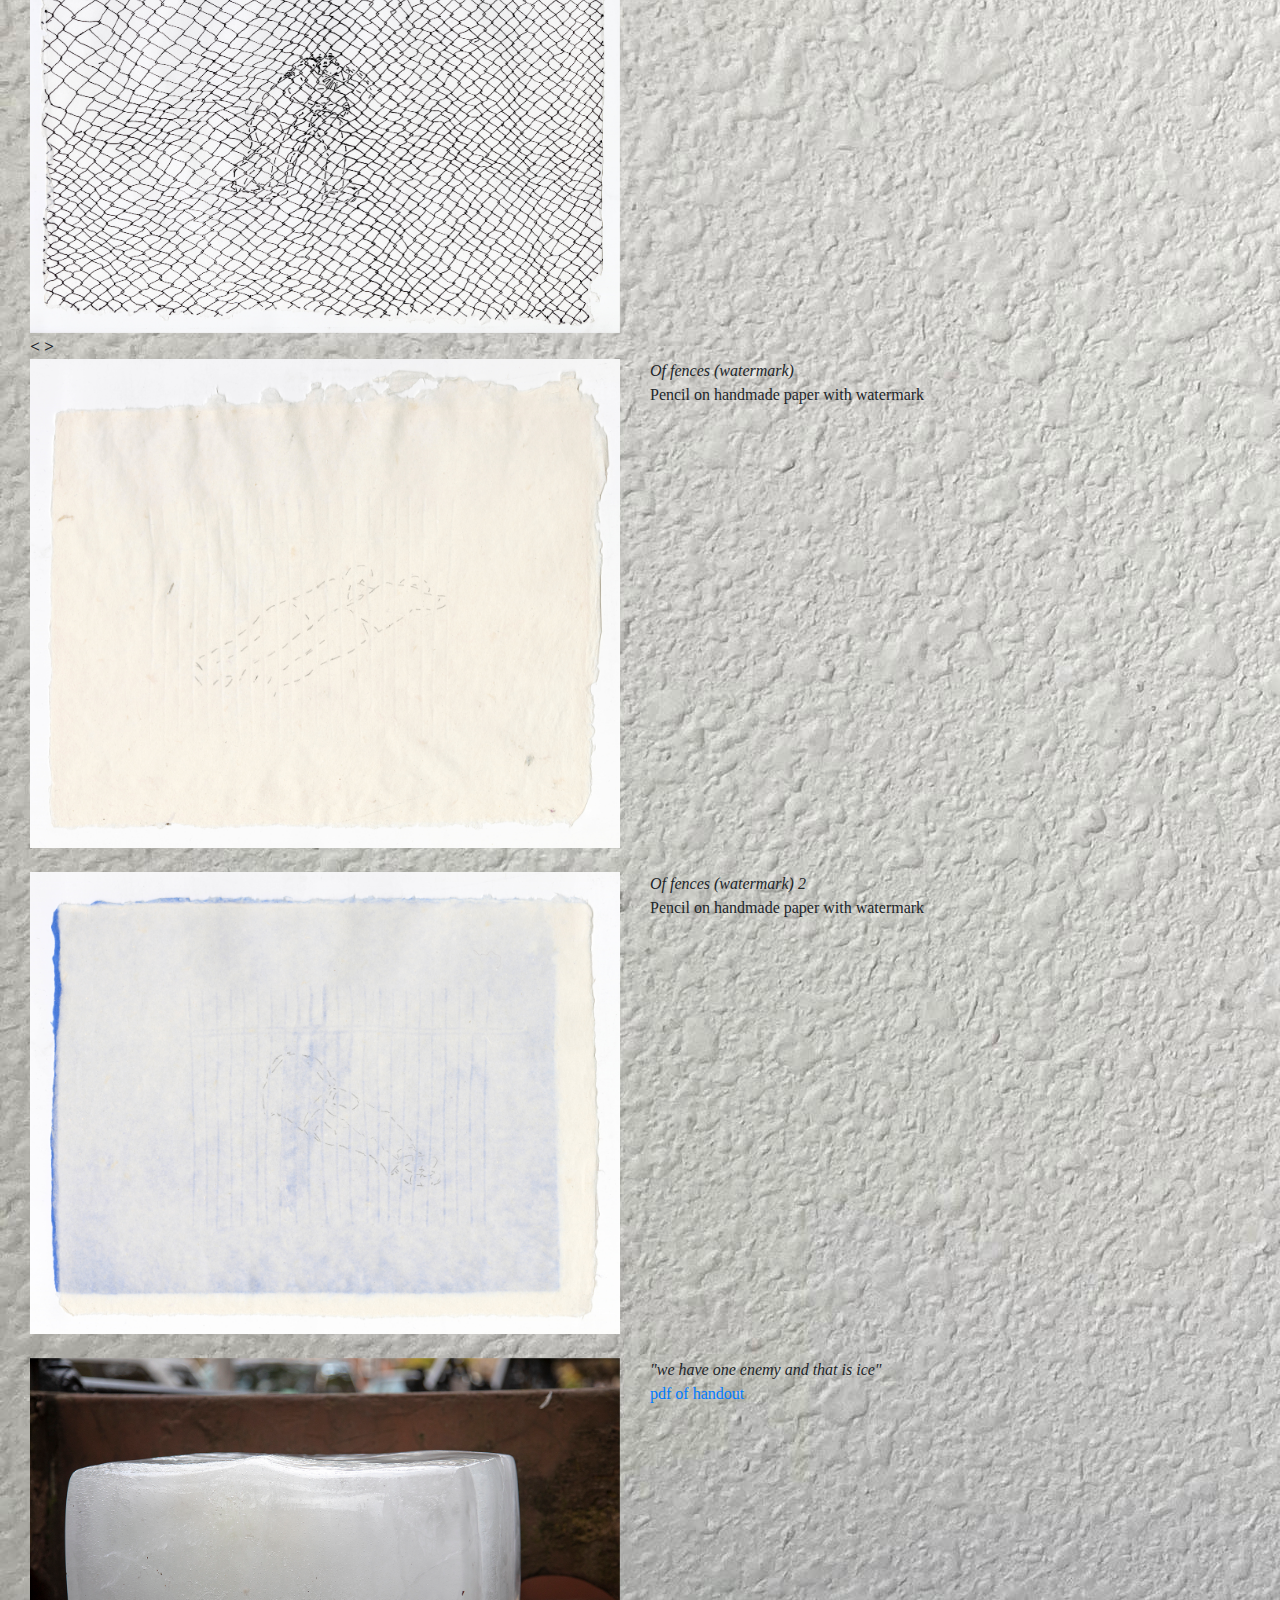
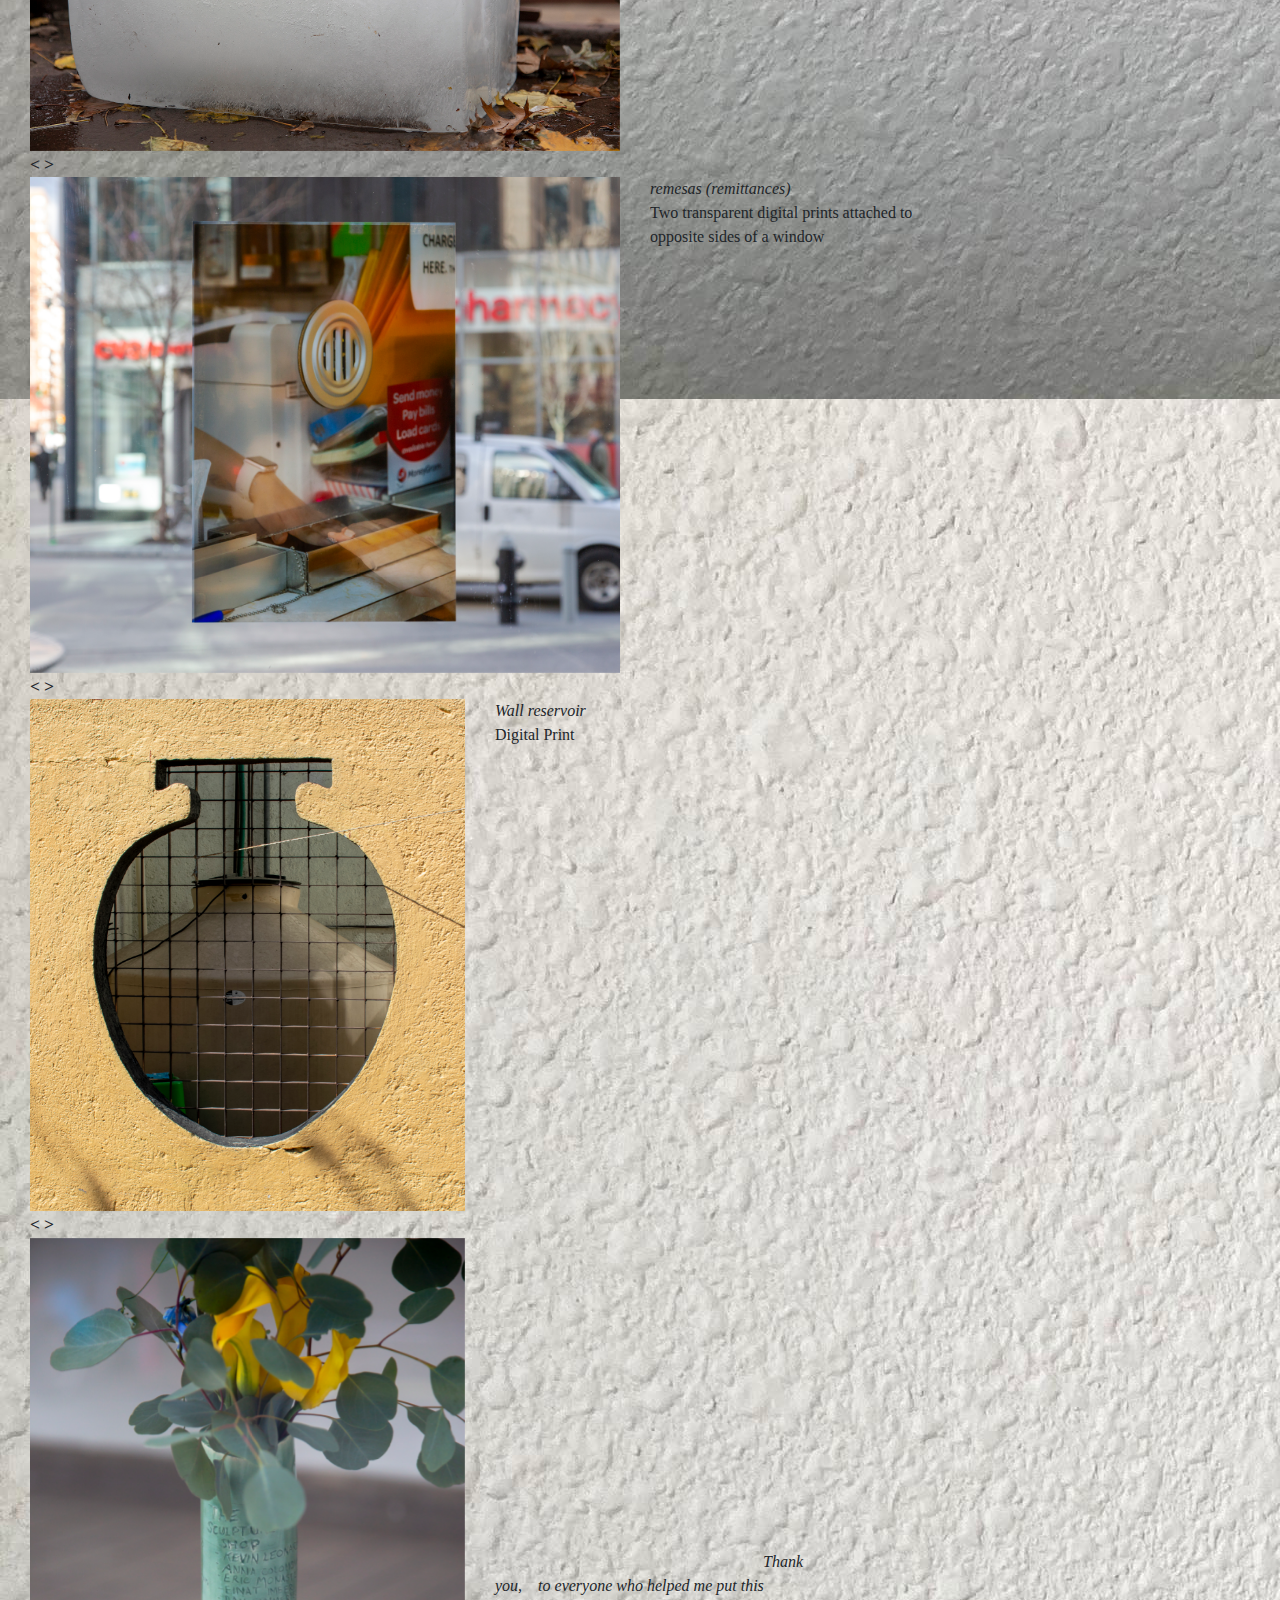
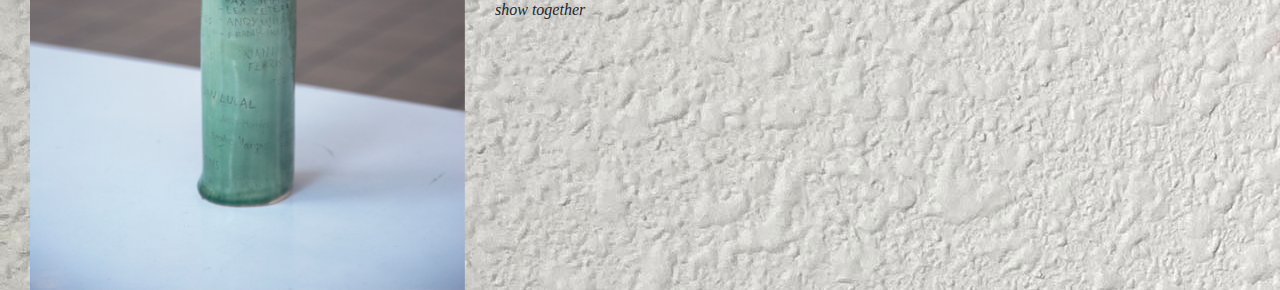
<file: immigration_mobile.html>
<!doctype html>
<html lang="en">
  <head>
    <!-- Required meta tags -->
    <meta charset="utf-8">
    <meta name="viewport" content="width=device-width, initial-scale=1, shrink-to-fit=no">

    <!-- Bootstrap CSS -->
    <link rel="stylesheet" href="https://stackpath.bootstrapcdn.com/bootstrap/4.4.1/css/bootstrap.min.css" integrity="sha384-Vkoo8x4CGsO3+Hhxv8T/Q5PaXtkKtu6ug5TOeNV6gBiFeWPGFN9MuhOf23Q9Ifjh" crossorigin="anonymous">

    <link rel="stylesheet" href="style.css" >

    <style>
     /* Set height of the grid so .sidenav can be 100% (adjust if needed) */
     /* .row.content {height: 3000px} */
     /* Set gray background color and 100% height */
     .sidenav {
         /* background-color: #c3b091; ; */
         height: 100%;
     }
     /* Set black background color, white text and some padding */
     footer {
         /* background-color: #555; */
         color: #c3b091;
         padding: 15px;
     }
     /* On small screens, set height to 'auto' for sidenav and grid */
     @media screen and (max-width: 767px) {
         .sidenav {
             height: auto;
             padding: 15px;
         }
         .row.content {height: auto;}
     }
     p {
         font-size: 94%;
     }
     a#buttonc {
         font-size: 110%;
         text-decoration:none;
         color: inherit;
     }
          body {
         background-color: white
     }
     #module {
         font-size: 1rem;
         line-height: 1.5;
     }


     #module #collapseExample.collapse:not(.show) {
         display: block;
         height: 28rem;
         overflow: hidden;
     }

     #module #collapseExample.collapsing {

         height: 3rem;
     }

     #module a.collapsed::after {
         content: 'read more';
     }

     #module a:not(.collapsed)::after {
         content: 'read less';
     }

    </style>


    <title>Paolo Mentasti</title>
    <!-- link to the favicon image -->
    <link rel="icon"
          type="image/png"
          href="resources/amphora.png">
  </head>
  <body>


<div class="container-fluid">
    <nav class="navbar fixed-top" style="background-color: #FFFFFF;">
              <!-- Navbar brand -->
              <a id="navbartitle" class="navbar-brand" href="index_mobile.html">Paolo Mentasti</a>

              <!-- Collapse button -->
              <button class="navbar-toggler toggler-example"
                      type="button"
                      data-toggle="collapse"
                      data-target="#navbarSupportedContent1"
                      aria-controls="navbarSupportedContent1"
                      aria-expanded="false"
                      aria-label="Toggle navigation"><i>...</i></button>

              <!-- Collapsible content -->
              <div class="collapse navbar-collapse" id="navbarSupportedContent1">

                  <!-- Links -->
                  <ul class="navbar-nav mr-auto">
                      <li><a id="navb" href="immigration.html"><s>Immigration Forms</s></a></li>
                      <ul id="subsection">
                          <li class="active"><a id="navb" href="#car1"><span>Sculpture</span></a></li>
                          <li><a id="navb" href="#car14"><span>Drawing</span></a></li>
                          <li><a id="navb" href="#car25"><span>Photo</span></a></li>
                      </ul>
                       <li><a id="navb" href="heaven.html">Heaven is under our feet as well as over our heads</a></li>
                      <li><a id="navb" href="about.html">About</a></li>
                      <li><a id="navb" href="contact.html">Contact</a></li>
                      <li><a id="navb" href="cv.html">cv</a></li>
                  </ul>
                  <!-- Links -->

              </div>
              <!-- Collapsible content -->
          </nav>



  <div class="row content">

    <!-- body start -->
    <script src="https://ajax.googleapis.com/ajax/libs/jquery/2.1.1/jquery.min.js"></script>
    <script>
     $(function(){
         var $curParent, Content;
         $(document).delegate("span","click", function(){
             if($(this).closest("s").length) {
                 /* it works :/ */
                 /* Content = $(this).parent("s").html();
                  * $curParent = $(this).closest("s");
                  * $(Content).insertAfter($curParent);
                  * $(this).closest("s").remove(); */
             }
             else {
                 $(this).wrapAll("<s />");
             }
         });
     });
    </script>
    <div class="col-sm-9">
        <p>space</p>
    </div>
    <div class="col-sm-9">
      <br>

      <!-- row one start -->
      <div class="container-fluid">
          <div class="row">

                <div id="car1" class="carousel slide col-sm-5" data-interval="false" >

                    <!-- The slideshow -->
                    <div class="carousel-inner">
                        <div class="carousel-item active">
                            <img src="media/2a. To bear on both sides (barbed amphora).jpg" style="width:100%">
                        </div>
                        <div class="carousel-item">
                            <img src="media/2c. installobelisks _amphoras.jpg" style="width:100%">
                        </div>
                        <div class="carousel-item">
                            <img src="media/2b. To bear on both sides (barbed-wire amphora side).jpg" style="width:100%">
                        </div>
                    </div>

                    <!-- Left and right controls -->
                    <a id="buttonc" href="#car1" data-slide="prev"><b><</b></a>
                    <a id="buttonc" href="#car1" data-slide="next"><b>></b></a>

                </div>

              <div class="col-sm-7">
                  <div id="module" class="container">
                      <div class="collapse" id="collapseExample" >

                  <p><i>To Bear on Both Sides (Barbed Amphora)</i>
                  <br>Earthenware and Glaze on a structolite, plywood bisected obelisk</p>
                  <p aria-expanded="false">A vessel can hold content inside its walls, such as water, and traces of history and culture on its surface. Looking at ancient vessels in museum vitrines, it strikes me how those pots will never hold water again. The potential of their surfaces to act as vessels for history has curtailed their intrinsic function. I began to think of their painted surfaces as signs of their lost ability to hold water. </p>
                  <p aria-expanded="false">The etymology of the word “amphora” is roughly “to bear on both sides,” referring to the characteristic handles on either side of the ceramic vase. Amphorae were the first mass-produced containers—powerful tools to bring in goods from distant corners of empires. Walls, fences, and barbed wire are also psychically and physically borne on both sides.</p>

                  <p aria-expanded="false">Barbed wire was invented in the nineteenth century so settlers of the American west could quickly demarcate property. The barbed wire fences, baring its sharp barbs on either side, kept cattle in and Native Americans out. Barbed wire—or the devil's rope, as Native Americans called it—was sent to the U.S.-Mexico border as surplus from the trench warfare of WWI. </p>

                  <p aria-expanded="false">After the Mexican-American War, when the U.S. took more than half of Mexico’s territory, the U.S. erected 276 obelisk monuments alongside the new border to mark the newly conquered land. This was a time when the young U.S. appealed to ancient architectural forms to visually project and justify its power. Nowadays, the old monuments are wedged between walls, barbed wire and high-tech surveillance equipment, their symbolic power undercut by the newer, more violent physical enforcers.</p>

                  <p aria-expanded="false">The barbed wire amphorae are made by coiling earthenware into the traditional shape and displaying them on bisected obelisks. The barbed wire—while maintaining its violent appearance—is now fragile and delicate, vulnerable to the touch. Akin to those vessels at the Met that can no longer hold water, these surfaces hold symbolic reminders of the pain and violence executed at the territorial margins. The characteristic amphora handles are there but cannot be held—viewers bear the form with their eyes and the reality of the border with their conscience.</p>
              </div>

              <a style="color:grey; text-align: right;" role="button" class="collapsed" data-toggle="collapse" href="#collapseExample" aria-expanded="false" aria-controls="collapseExample"></a>
                  </div>

              </div>
          </div>
      </div>
      <!-- row one end -->

      <!-- row two start -->
      <div class="container-fluid">
          <div class="row">

              <div id="car2" class="carousel slide col-sm-5" data-interval="false">

                    <!-- The slideshow -->
                    <div class="carousel-inner">
                        <div class="carousel-item active">
                            <img src="media/3a. To bear on both sides (rust barbed-wire amphora).jpg" style="width:100%">
                        </div>
                        <div class="carousel-item">
                            <img src="media/3b. To bear on both sides (rust barbed-wire amphora)2.jpg" style="width:100%">
                        </div>
                        <div class="carousel-item">
                            <img src="media/3c. To bear on both sides (rust barbed-wire amphora)3.jpg" style="width:100%">
                        </div>
                    </div>

                    <!-- Left and right controls -->
                    <a id="buttonc" href="#car2" data-slide="prev"><b><</b></a>
                    <a id="buttonc" href="#car2" data-slide="next"><b>></b></a>

                </div>


              <div class="col-sm-4">
                 <i>To Bear on Both Sides (Rust Barbed Amphora)</i>
               <br>
               Earthenware and washes on structolite, plywood bisected obelisk
               <br>
               <br>
                
              </div>
          </div>
      </div>
      <!-- row two end -->

      <!-- row three start -->
      <div class="container-fluid">
          <div class="row">

              <div id="car3" class="carousel slide col-sm-5" data-interval="false">

                    <!-- The slideshow -->
                    <div class="carousel-inner">
                        <div class="carousel-item active">
                            <img src="media/4a. usedvase.jpg" style="width:100%">
                        </div>
                        <div class="carousel-item">
                            <img src="media/4b. usedvase2.jpg" style="width:100%">
                        </div>
                        
                    </div>

                    <!-- Left and right controls -->
                    <a id="buttonc" href="#car3" data-slide="prev"><b><</b></a>
                    <a id="buttonc" href="#car3" data-slide="next"><b>></b></a>

                </div>


              <div class="col-sm-4">
                 <i>To Bear on Both Sides (used vase)</i>
               <br>
               Earthenware and washes on structolite, plywood bisected obelisk 
              </div>
          </div>
      </div>
      <!-- row three end --> 

      <!-- row four start -->
      <div class="container-fluid">
          <div class="row">

              <div id="car4" class="carousel slide col-sm-8" data-interval="false">

                    <!-- The slideshow -->
                    <div class="carousel-inner">
                        <div class="carousel-item active">
                            <img src="media/5a. snakewire.jpg" style="width:61%">
                        </div>
                        <div class="carousel-item">
                            <img src="media/5b. snakewireangle.jpg" style="width:61%">
                        </div>
                        <div class="carousel-item">
                            <img src="media/5c. snakewireabove.jpg" style="width:100%">
                        </div>
                        <div class="carousel-item">
                            <img src="media/5d. snakewireback.jpg" style="width:61%">
                        </div>
                    </div>

                    <!-- Left and right controls -->
                    <a id="buttonc" href="#car4" data-slide="prev"><b><</b></a>
                    <a id="buttonc" href="#car4" data-slide="next"><b>></b></a>

                </div>


              <div class="col-sm-4">
                  <i>Snake~wire, Terracotta Guard of The Land of Open Graves</i>
               <br>
               Earthenware, grog, steel, hardware, plywood
              </div>
          </div>
      </div>
      <!-- row four end -->

      <!-- row five start -->
      <div class="container-fluid">
          <div class="row">

              <div id="car5" class="carousel slide col-sm-8" data-interval="false">

                    <!-- The slideshow -->
                    <div class="carousel-inner">
                        <div class="carousel-item active">
                            <img src="media/6a. Backyard assembly.jpg" style="width:100%">
                        </div>
                        <div class="carousel-item">
                            <img src="media/6b. Backyard assembly.jpg" style="width:100%">
                        </div>
                    </div>

                    <!-- Left and right controls -->
                    <a id="buttonc" href="#car5" data-slide="prev"><b><</b></a>
                    <a id="buttonc" href="#car5" data-slide="next"><b>></b></a>

                </div>


              <div class="col-sm-4">
                  <i>Backyard Assembly</i>
               <br>
               Stoneware and Glaze
               <br>
               <a href="https://www.youtube.com/watch?v=7WWh7yTrcpo&feature=youtu.be" target="_blank">video</a>
              </div>
          </div>
      </div>
      <!-- row five end -->
 
      <!-- row six start -->
      <div class="container-fluid">
          <div class="row">

              <div id="car6" class="carousel slide col-sm-7" data-interval="false">

                    <!-- The slideshow -->
                    <div class="carousel-inner">
                        <div class="carousel-item active">
                            <img src="media/7a backyard assembly tile drawing.jpg" style="width:100%">
                        </div>
                        <div class="carousel-item">
                            <img src="media/7b. crt dvd posts.jpg" style="width:70%">
                        </div>
                    </div>

                    <!-- Left and right controls -->
                    <a id="buttonc" href="#car6" data-slide="prev"><b><</b></a>
                    <a id="buttonc" href="#car6" data-slide="next"><b>></b></a>

                </div>


              <div class="col-sm-4">
               <i>Backyard Assembly Tile Drawing</i>
               <br>
               Stoneware and Glaze
               <br>
               <a href="https://www.youtube.com/watch?v=7WWh7yTrcpo&feature=youtu.be" target="_blank">video</a>
              </div>
          </div>
      </div>
      <!-- row six end -->

      <!-- row seven start -->
      <div class="container-fluid">
          <div class="row">

              <div id="car7" class="carousel slide col-sm-8" data-interval="false">

                    <!-- The slideshow -->
                    <div class="carousel-inner">
                        <div class="carousel-item active">
                            <img src="media/8a. horizontalsundialforthedesert.jpg" style="width:100%">
                        </div>
                        <div class="carousel-item">
                            <img src="media/8b. horizontalsundialfromabove.jpg" style="width:61%">
                        </div>
                    </div>

                    <!-- Left and right controls -->
                    <a id="buttonc" href="#car7" data-slide="prev"><b><</b></a>
                    <a id="buttonc" href="#car7" data-slide="next"><b>></b></a>

                </div>


              <div class="col-sm-4">
               <i>Horizontal Sundial For the Arizona-Sonora Desert (Proposal)</i>
               <br>
                Earthenware, nylon stockings, metal wire, sun
               <br>
               <a href="pdfs/Sundials for the US-Mexico border.pdf" target="_blank">pdf of handout essay</a>

              </div>
          </div>
      </div>
      <!-- row seven end -->

      <!-- row eight start -->
      <div class="container-fluid">
          <div class="row">
              <div id="car8" class="carousel slide col-sm-8" data-interval="false">

                    <!-- The slideshow -->
                    <div class="carousel-inner">
                        <div class="carousel-item active">
                            <img src="media/9a. polarsundialforthewall.jpg" style="width:100%">
                        </div>
                        <div class="carousel-item">
                            <img src="media/9b. polarsundialinstall.jpg" style="width:61%">
                        </div>
                        <div class="carousel-item">
                            <img src="media/9c. sundials install.jpg" style="width:61%">
                        </div>

                    </div>

                    <!-- Left and right controls -->
                    <a id="buttonc" href="#car8" data-slide="prev"><b><</b></a>
                    <a id="buttonc" href="#car8" data-slide="next"><b>></b></a>

                </div>


              <div class="col-sm-4">
               <i>Polar Sundial for the Border Wall</i>
               <br>
                Earthenware, Steel, Bass wood, sun <br>
               <a href="pdfs/Sundials for the US-Mexico border.pdf" target="_blank">pdf of handout essay</a>
              </div>
              </div>
          </div>
      <!-- row eight end -->


      <!-- row nine end -->

      <div class="container-fluid">
          <div class="row">
              <div class="col-sm-8">
                  <img src="media/10. broken amphora tile.jpg" style="width:100%" >
              </div>
              <div class="col-sm-4">
                  <i>Broken Amphora Tile</i><br>
                  Stoneware, underglaze, superglue
              </div>
          </div>
      </div>
      <br>
      <!-- row nine end -->

      <!-- row ten start -->
      <div class="container-fluid">
          <div class="row">

              <div id="car10" class="carousel slide col-sm-8" data-interval="false">

                    <!-- The slideshow -->
                    <div class="carousel-inner">
                        <div class="carousel-item active">
                            <img src="media/11a. pua.jpg" style="width:100%">
                        </div>
                        <div class="carousel-item">
                            <img src="media/11b. puawithinstall.jpg" style="width:100%">
                        </div>
                        <div class="carousel-item">
                            <img src="media/11c. puaoutside.jpg" style="width:61%">
                        </div>
                    </div>

                    <!-- Left and right controls -->
                    <a id="buttonc" href="#car10" data-slide="prev"><b><</b></a>
                    <a id="buttonc" href="#car10" data-slide="next"><b>></b></a>

                </div>


              <div class="col-sm-4">
               <i>Pua</i>
               <br>
                Earthenware, glaze
              </div>
          </div>
      </div>
      <!-- row ten end -->

      <!-- row eleven start -->
      <div class="container-fluid">
          <div class="row">

              <div id="car11" class="carousel slide col-sm-8" data-interval="false">

                    <!-- The slideshow -->
                    <div class="carousel-inner">
                        <div class="carousel-item active">
                            <img src="media/12a. pm.jpg" style="width:100%">
                        </div>
                        <div class="carousel-item">
                            <img src="media/12b. pm side.jpg" style="width:61%">
                        </div>
                    </div>

                    <!-- Left and right controls -->
                    <a id="buttonc" href="#car11" data-slide="prev"><b><</b></a>
                    <a id="buttonc" href="#car11" data-slide="next"><b>></b></a>

                </div>


              <div class="col-sm-4">
               <i>PM</i>
               <br>
                Stoneware, washes
              </div>
          </div>
      </div>
      <!-- row eleven end -->

      <!-- row twelve start -->
      <div class="container-fluid">
          <div class="row">

              <div id="car12" class="carousel slide col-sm-8" data-interval="false">

                    <!-- The slideshow -->
                    <div class="carousel-inner">
                        <div class="carousel-item active">
                            <img src="media/13a. parasite.jpg" style="width:100%">
                        </div>
                        <div class="carousel-item">
                            <img src="media/13b. parasitecloseup.jpg" style="width:100%">
                        </div>
                    </div>

                    <!-- Left and right controls -->
                    <a id="buttonc" href="#car12" data-slide="prev"><b><</b></a>
                    <a id="buttonc" href="#car12" data-slide="next"><b>></b></a>

                </div>


              <div class="col-sm-4">
               <i>Parasite</i>
               <br>
                Bronze, water, developing tray
              </div>
          </div>
      </div>
      <!-- row twelve end -->

      <!-- row thirteen start -->

      <div class="container-fluid">
          <div class="row">
              <div class="col-sm-8">
                  <img src="media/14. clock.jpg" style="width:100%">
              </div>
              <div class="col-sm-4">
               <i>Clock</i>
               <br>
                Stoneware, glaze, washes
              </div>
          </div>
      </div>
      <br>
      <!-- row thirteen end -->

      <!-- row fourteen start -->

      <div class="container-fluid">
          <div id="car14" class="row">
              <div class="col-sm-8">
                  <img src="media/15a. of fences 1.jpg" style="width:100%">
              </div>
              <div class="col-sm-4">
               <i>Of Fences 1</i>
               <br>
                Pen on handmade paper
              </div>
          </div>
      </div>
      <br>

      <!-- row fourteen end -->

      <!-- row fifteen start -->

      <div class="container-fluid">
          <div class="row">
              <div class="col-sm-8">
                  <img src="media/16a. of fences 2.jpg" style="width:100%">
              </div>
              <div class="col-sm-4">
               <i>Of Fences 2</i>
               <br>
                Pencil on handmade paper
              </div>
          </div>
      </div>
      <br>

      <!-- row fifteen end -->

      <!-- row sixteen start -->

      <div class="container-fluid">
          <div class="row">
              <div class="col-sm-8">
                  <img src="media/17a. of fences 3.jpg" style="width:100%">
              </div>
              <div class="col-sm-4">
               <i>Of fences 3</i>
               <br>
                Pen on handmade paper
              </div>
          </div>
      </div>
      <br>

      <!-- row sixteen end -->

      <!-- row seventeen start -->

      <div class="container-fluid">
          <div class="row">

              <div id="car17" class="carousel slide col-sm-8" data-interval="false">

                    <!-- The slideshow -->
                    <div class="carousel-inner">
                        <div class="carousel-item active">
                            <img src="media/18a. 1of fences 4.jpg" style="width:100%">
                        </div>
                        <div class="carousel-item">
                            <img src="media/18b. drawingsinstall.jpg" style="width:100%">
                        </div>
                    </div>

                    <!-- Left and right controls -->
                    <a id="buttonc" href="#car17" data-slide="prev"><b><</b></a>
                    <a id="buttonc" href="#car17" data-slide="next"><b>></b></a>

                </div>


              <div class="col-sm-4">
               <i>Of Fences 4</i>
               <br>
                Pen on handmade paper
              </div>
          </div>
      </div>
      <!-- row seventeen end -->

      <!-- row eighteen start -->
      <div class="container-fluid">
          <div class="row">
              <div class="col-sm-8">
                  <img src="media/19a. of fences watermark.jpg" style="width:100%">
              </div>
              <div class="col-sm-4">
               <i>Of fences (watermark)</i>
               <br>
                Pencil on handmade paper with watermark
              </div>
          </div>
      </div>
      <br>

      <!-- row eighteen end -->


      <!-- row twenty start -->
      <div class="container-fluid">
          <div class="row">
              <div class="col-sm-8">
                  <img src="media/20a. of fences watermark2.jpg" style="width:100%">
              </div>
              <div class="col-sm-4">
               <i>Of fences (watermark) 2</i>
               <br>
                Pencil on handmade paper with watermark
              </div>
          </div>
      </div>
      <br>


      <!-- row twenty end -->

 <!-- row twenty  five start -->
      <div class="container-fluid">
          <div class="row">

              <div id="car25" class="carousel slide col-sm-8" data-interval="false">

                    <!-- The slideshow -->
                    <div class="carousel-inner">
                        <div class="carousel-item active">
                            <img src="ice/we have one enemy and that is ice 02.jpg" style="width:100%">
                        </div>
                        <div class="carousel-item">
                            <img src="ice/we have one enemy and that is ice 01.jpg" style="width:100%">
                        </div>
                        <div class="carousel-item">
                            <img src="media/21a. we have one enemy install from outside.jpg" style="width:100%">
                        </div>
                        <div class="carousel-item">
                            <img src="ice/ice sitting.jpg" style="width:100%">
                        </div>
                        
                       
                      
                    </div>

                    <!-- Left and right controls -->
                    <a id="buttonc" href="#car25" data-slide="prev"><b><</b></a>
                    <a id="buttonc" href="#car25" data-slide="next"><b>></b></a>

                </div>


              <div class="col-sm-4">
               <i>"we have one enemy and that is ice"</i>
               <br>
               <a href="pdfs/we have one enemy.pdf" target="_blank">pdf of handout</a>
              </div>
          </div>
      </div>
      <!-- row twenty point five end -->

 

      <!-- row twenty one start -->
      <div class="container-fluid">
          <div class="row">

              <div id="car21" class="carousel slide col-sm-8" data-interval="false">

                    <!-- The slideshow -->
                    <div class="carousel-inner">
                        <div class="carousel-item active">
                            <img src="media/22a. remesas.jpg" style="width:100%">
                        </div>
                        <div class="carousel-item">
                            <img src="media/22b. remesasinstall.jpg" style="width:100%">
                        </div>
                        <div class="carousel-item">
                            <img src="media/22c. remesasside.jpg" style="width:61%">
                        </div>
                        
                       
                      
                    </div>

                    <!-- Left and right controls -->
                    <a id="buttonc" href="#car21" data-slide="prev"><b><</b></a>
                    <a id="buttonc" href="#car21" data-slide="next"><b>></b></a>

                </div>


              <div class="col-sm-4">
               <i>remesas (remittances)</i>
               <br>
                Two transparent digital prints attached to opposite sides of a window
              </div>
          </div>
      </div>
      <!-- row twenty one end -->

      <!-- row twenty two start -->
      <div class="container-fluid">
          <div class="row">

              <div id="car22" class="carousel slide col-sm-6" data-interval="false">

                    <!-- The slideshow -->
                    <div class="carousel-inner">
                        <div class="carousel-item active">
                            <img src="media/23a. vase wall.jpg" style="width:100%">
                        </div>
                        <div class="carousel-item">
                            <img src="media/23c. vase wall photo install.jpg" style="width:82.5%">
                        </div>

                        
                       
                      
                    </div>

                    <!-- Left and right controls -->
                    <a id="buttonc" href="#car22" data-slide="prev"><b><</b></a>
                    <a id="buttonc" href="#car22" data-slide="next"><b>></b></a>

                </div>


              <div class="col-sm-4">
               <i>Wall reservoir</i>
               <br>
              Digital Print
              </div>
          </div>
      </div>
      <!-- row twenty two end -->

      <!-- row twenty three start -->
      <div class="container-fluid">
          <div class="row">

              <div id="car23" class="carousel slide col-sm-6" data-interval="false">

                    <!-- The slideshow -->
                    <div class="carousel-inner">
                        <div class="carousel-item active">
                            <img src="media/24. thank you flower vase.jpg" style="width:100%">
                        </div>
                        
                        
                       
                      
                    </div>

                    <!-- Left and right controls -->
                    <a id="buttonc" href="#car2" data-slide="prev"><b></b></a>
                    <a id="buttonc" href="#car2" data-slide="next"><b></b></a>

                </div>


              <div class="col-sm-4">
                <br><br><br><br><br><br><br><br><br><br><br><br><br>
               <i>&nbsp&nbsp&nbsp&nbsp&nbsp&nbsp&nbsp&nbsp&nbsp&nbsp&nbsp&nbsp&nbsp&nbsp&nbsp&nbsp&nbsp&nbsp&nbsp&nbsp&nbsp&nbsp&nbsp&nbsp&nbsp&nbsp&nbsp&nbsp&nbsp&nbsp&nbsp&nbsp&nbsp&nbsp&nbsp&nbsp&nbsp&nbsp&nbsp&nbsp&nbsp&nbsp&nbsp&nbsp&nbsp&nbsp&nbsp&nbsp&nbsp&nbsp&nbsp&nbsp&nbsp&nbsp&nbsp&nbsp&nbsp&nbsp&nbsp&nbsp&nbsp&nbsp&nbsp&nbsp&nbsp&nbsp&nbspThank you, &nbsp&nbsp&nbspto everyone who helped me put this show together</i>
               <br>

              </div>
          </div>
      </div>
      <!-- row twenty three end -->



    </div>

    <!-- body end -->
</div>
</div>

    <!-- Optional JavaScript -->
    <!-- jQuery first, then Popper.js, then Bootstrap JS -->
    <script src="https://code.jquery.com/jquery-3.4.1.slim.min.js" integrity="sha384-J6qa4849blE2+poT4WnyKhv5vZF5SrPo0iEjwBvKU7imGFAV0wwj1yYfoRSJoZ+n" crossorigin="anonymous"></script>
    <script src="https://cdn.jsdelivr.net/npm/popper.js@1.16.0/dist/umd/popper.min.js" integrity="sha384-Q6E9RHvbIyZFJoft+2mJbHaEWldlvI9IOYy5n3zV9zzTtmI3UksdQRVvoxMfooAo" crossorigin="anonymous"></script>
    <script src="https://stackpath.bootstrapcdn.com/bootstrap/4.4.1/js/bootstrap.min.js" integrity="sha384-wfSDF2E50Y2D1uUdj0O3uMBJnjuUD4Ih7YwaYd1iqfktj0Uod8GCExl3Og8ifwB6" crossorigin="anonymous"></script>
  </body>
</html>
</file>
<file: style.css>
div#nav {
    width: 200px;
    float: left;
    text-align: left;
    position: fixed;
    left: 40px;
    top: 20px;
    font-size: large;
    color: 1b8172;
    line-height: 130%;
}

ul#subsection {
    list-style-type: none;
    margin: 0;
    padding: 0;
    margin-left: 20px;
    font-size: 90%;
}
a#navb {
    text-decoration:none;
    color: inherit;
}

a#subnavb {
    text-decoration:none;
    color: inherit;
}

a#subnavb:visited {
    text-decoration: line-through;
}

a#navbartitle {
    text-decoration:none;
    color: inherit;
    font-size: 120%;
    margin-bottom: 5px;
}


ul {
    list-style-type: none;
    margin: 0;
    padding: 0;
}

body {
    font-family: "Times New Roman", Times, serif;
    background-image: url('resources/IMG-9677.jpg');
}
</file>
